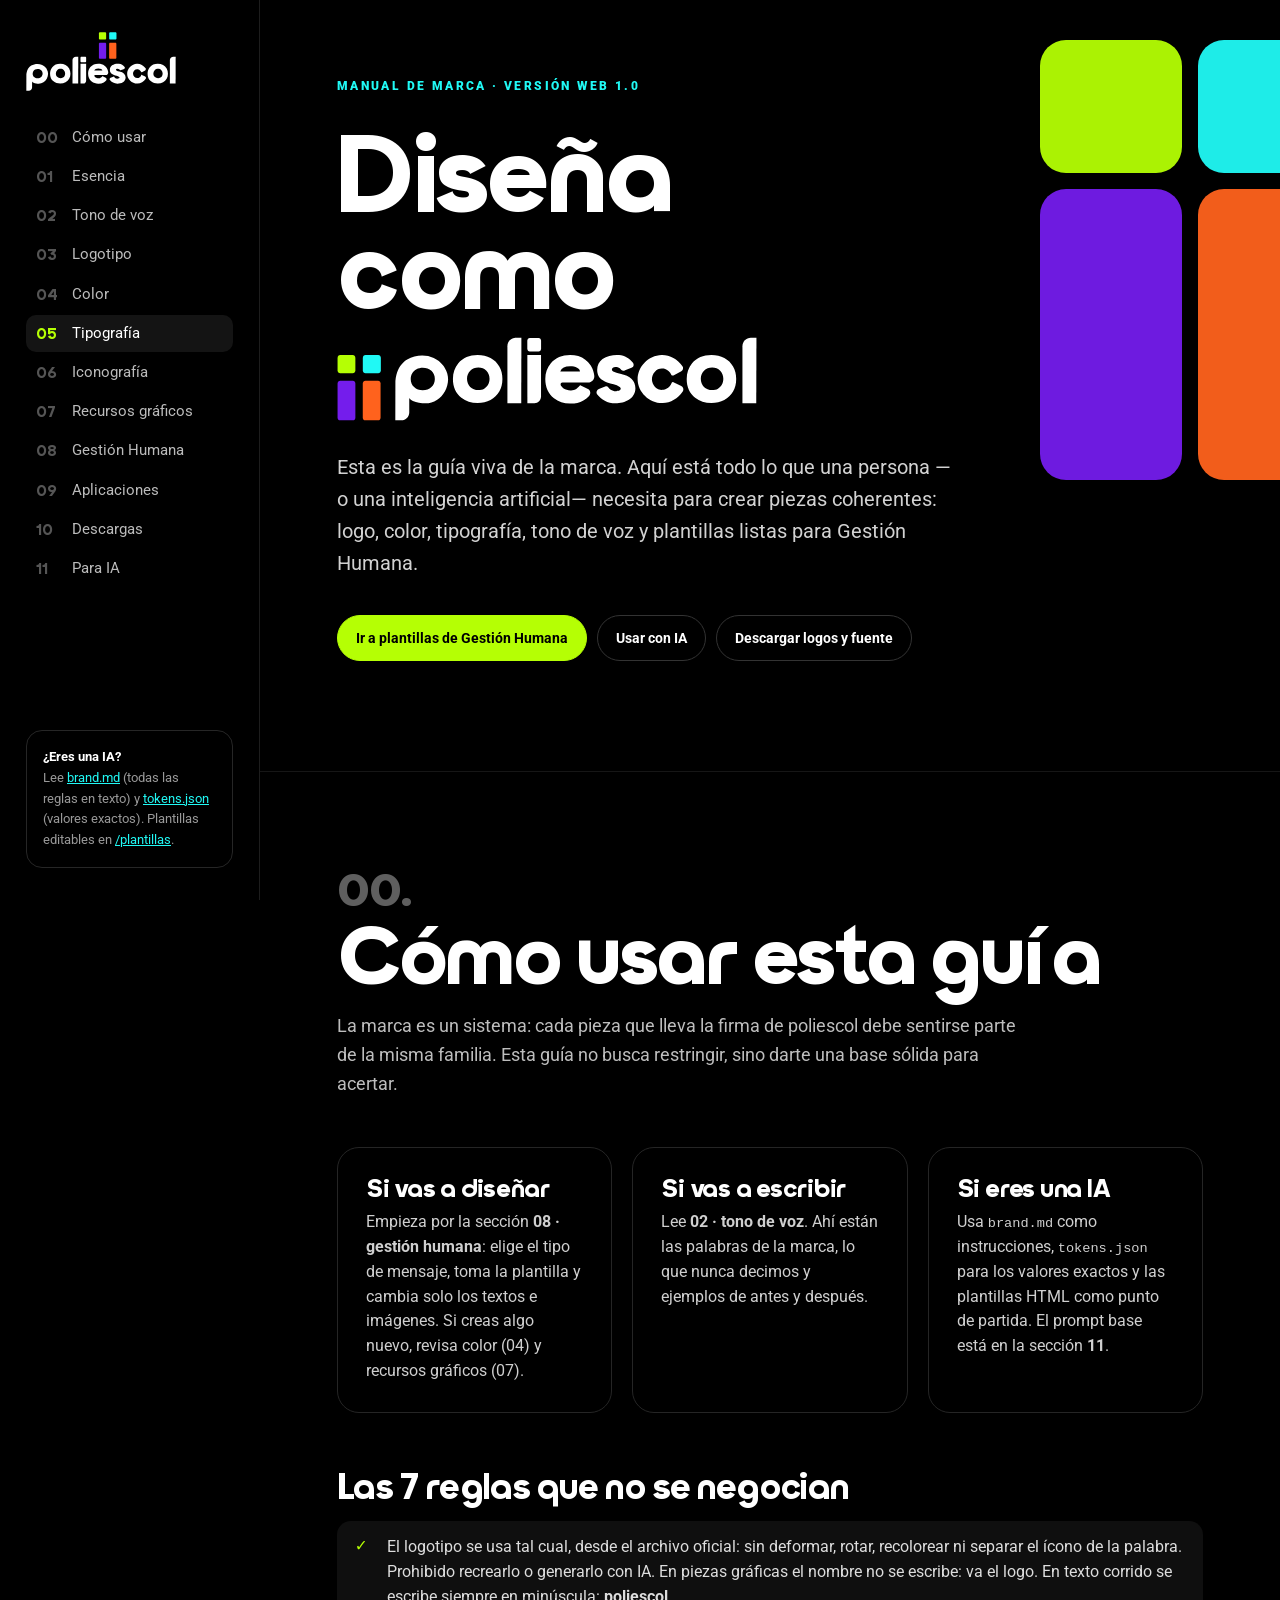
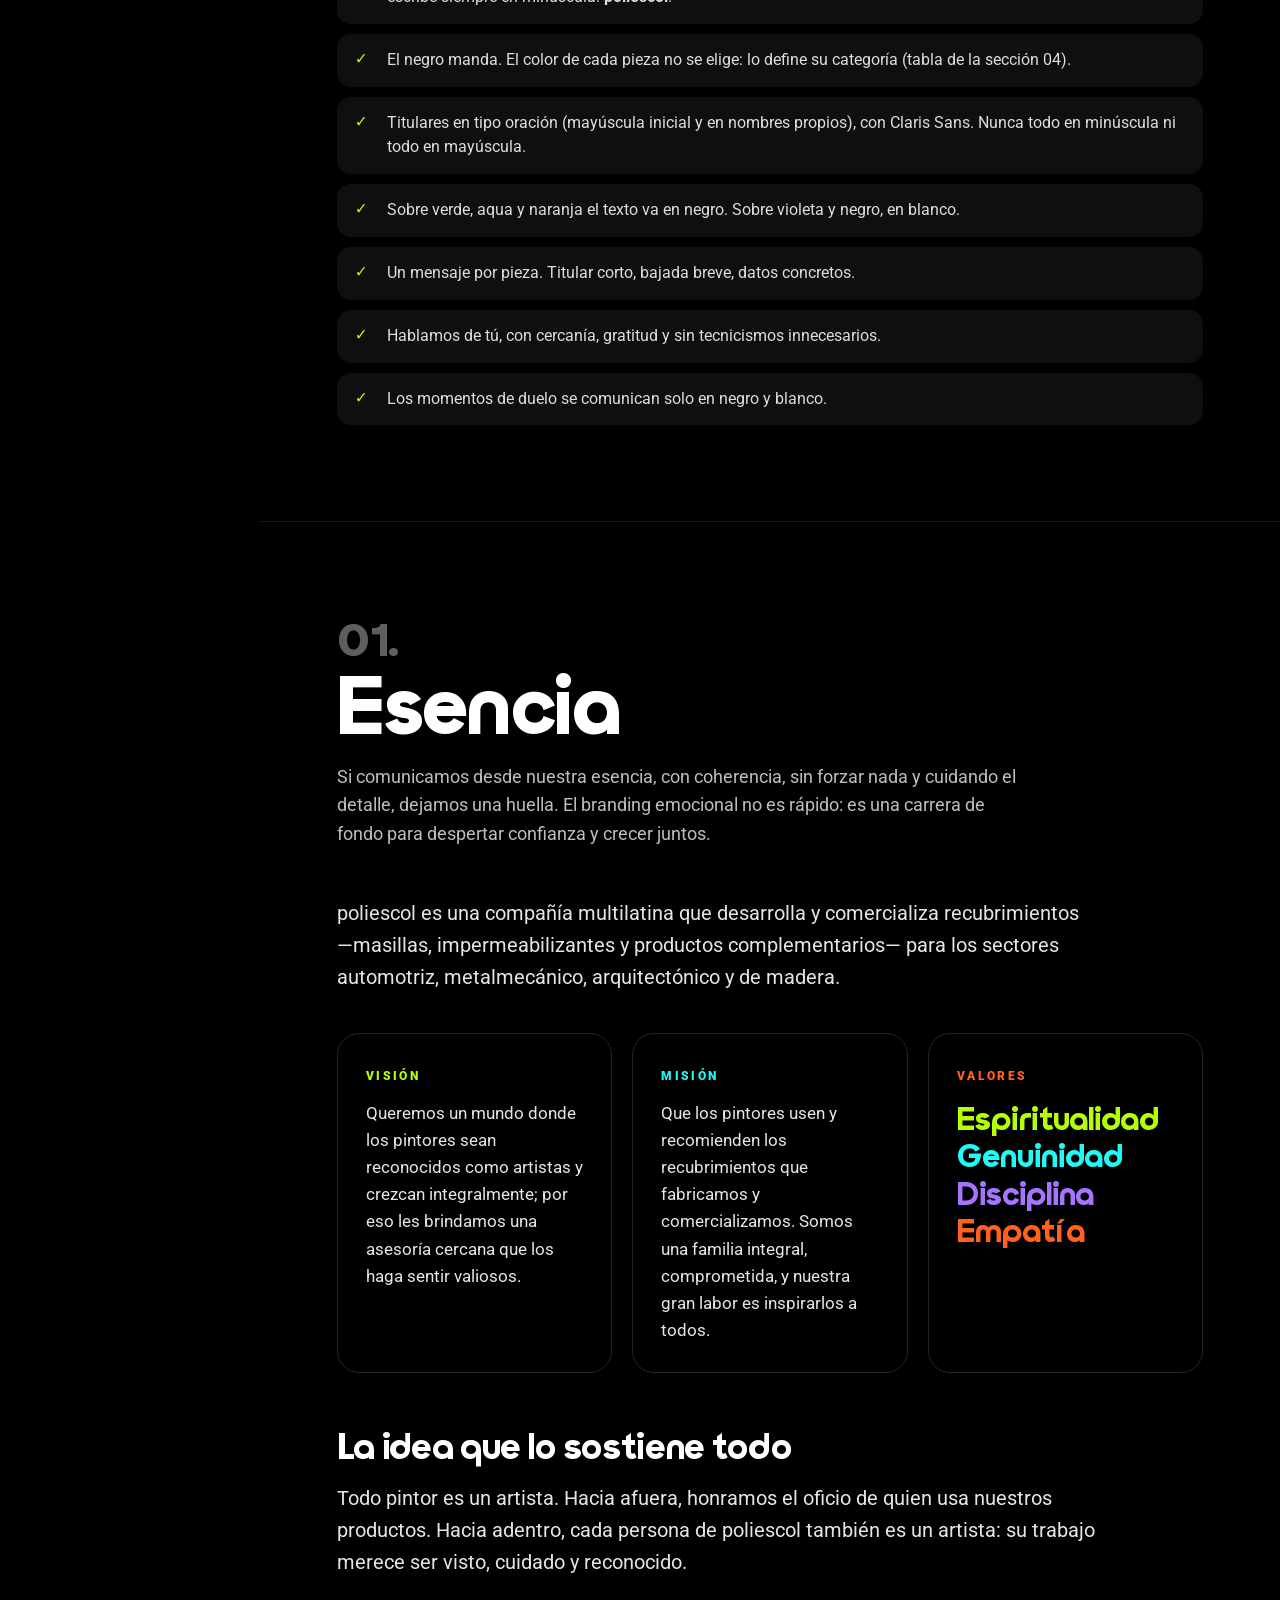
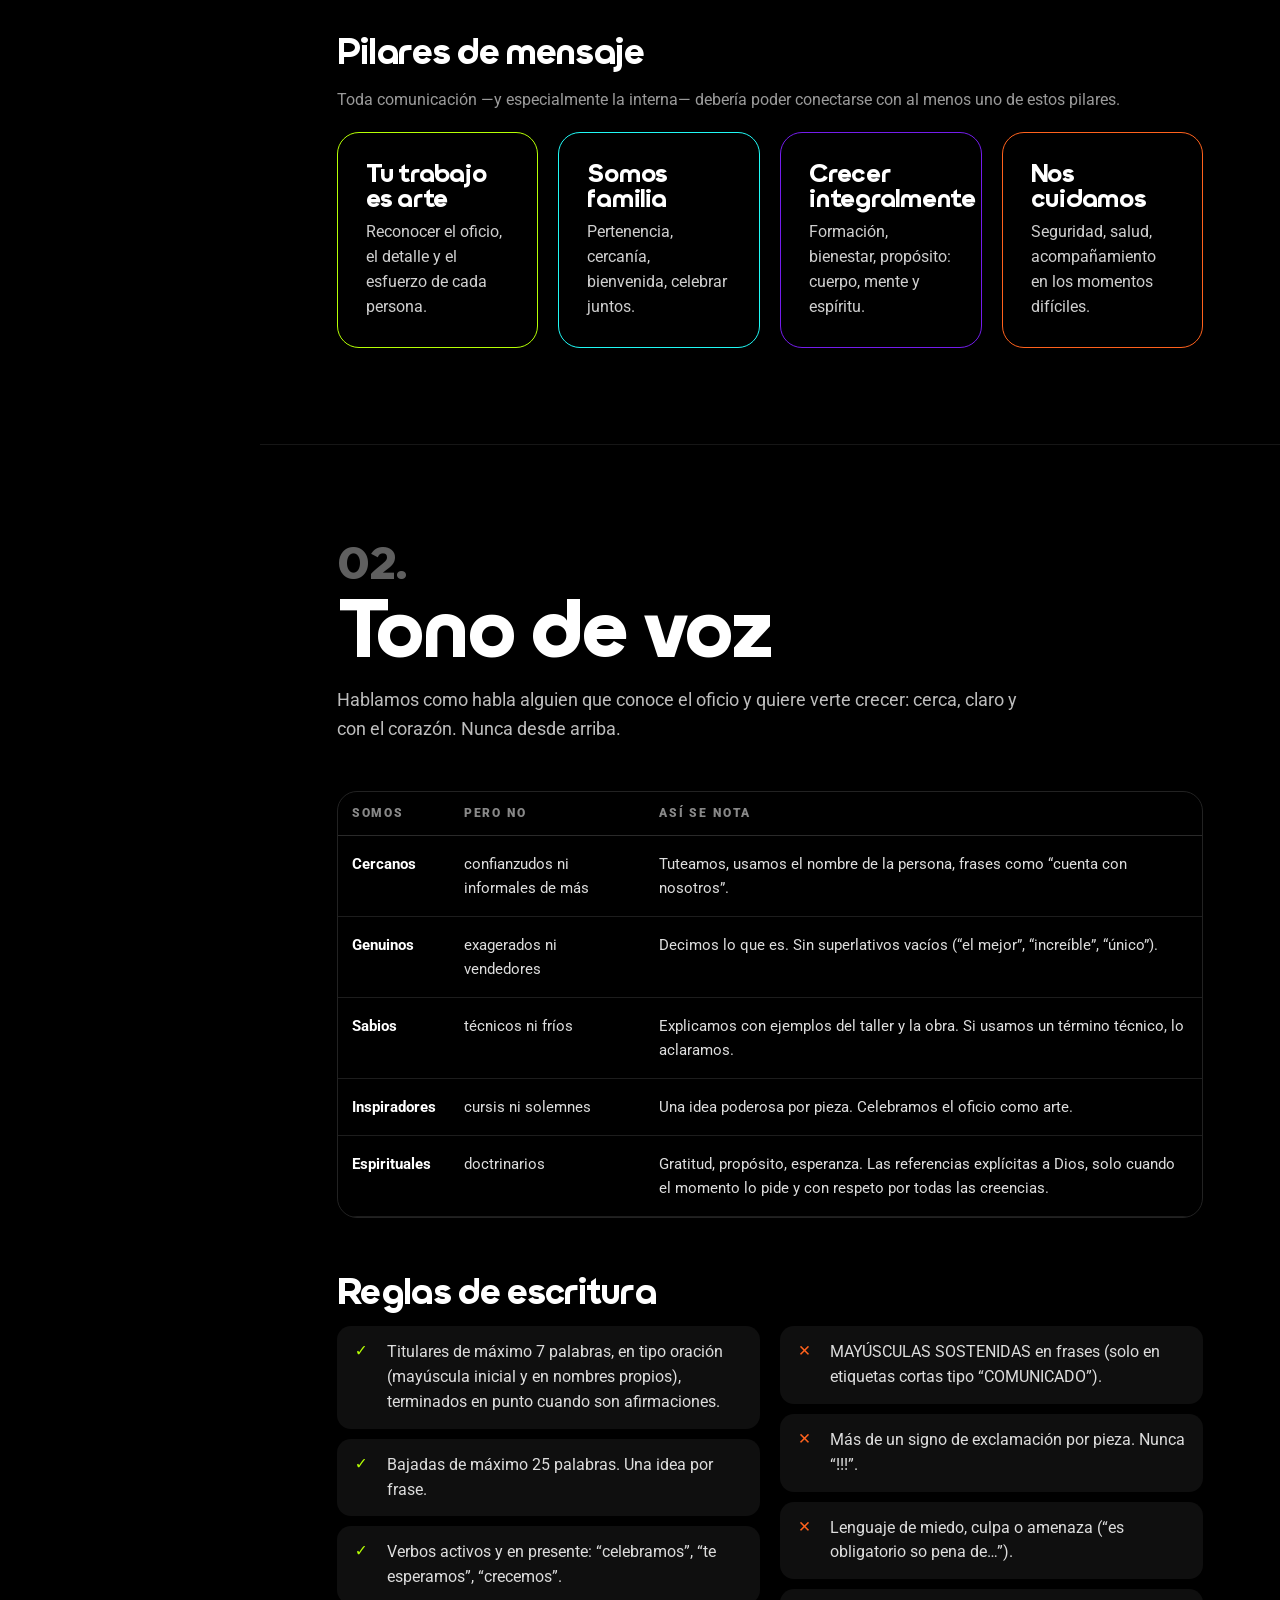
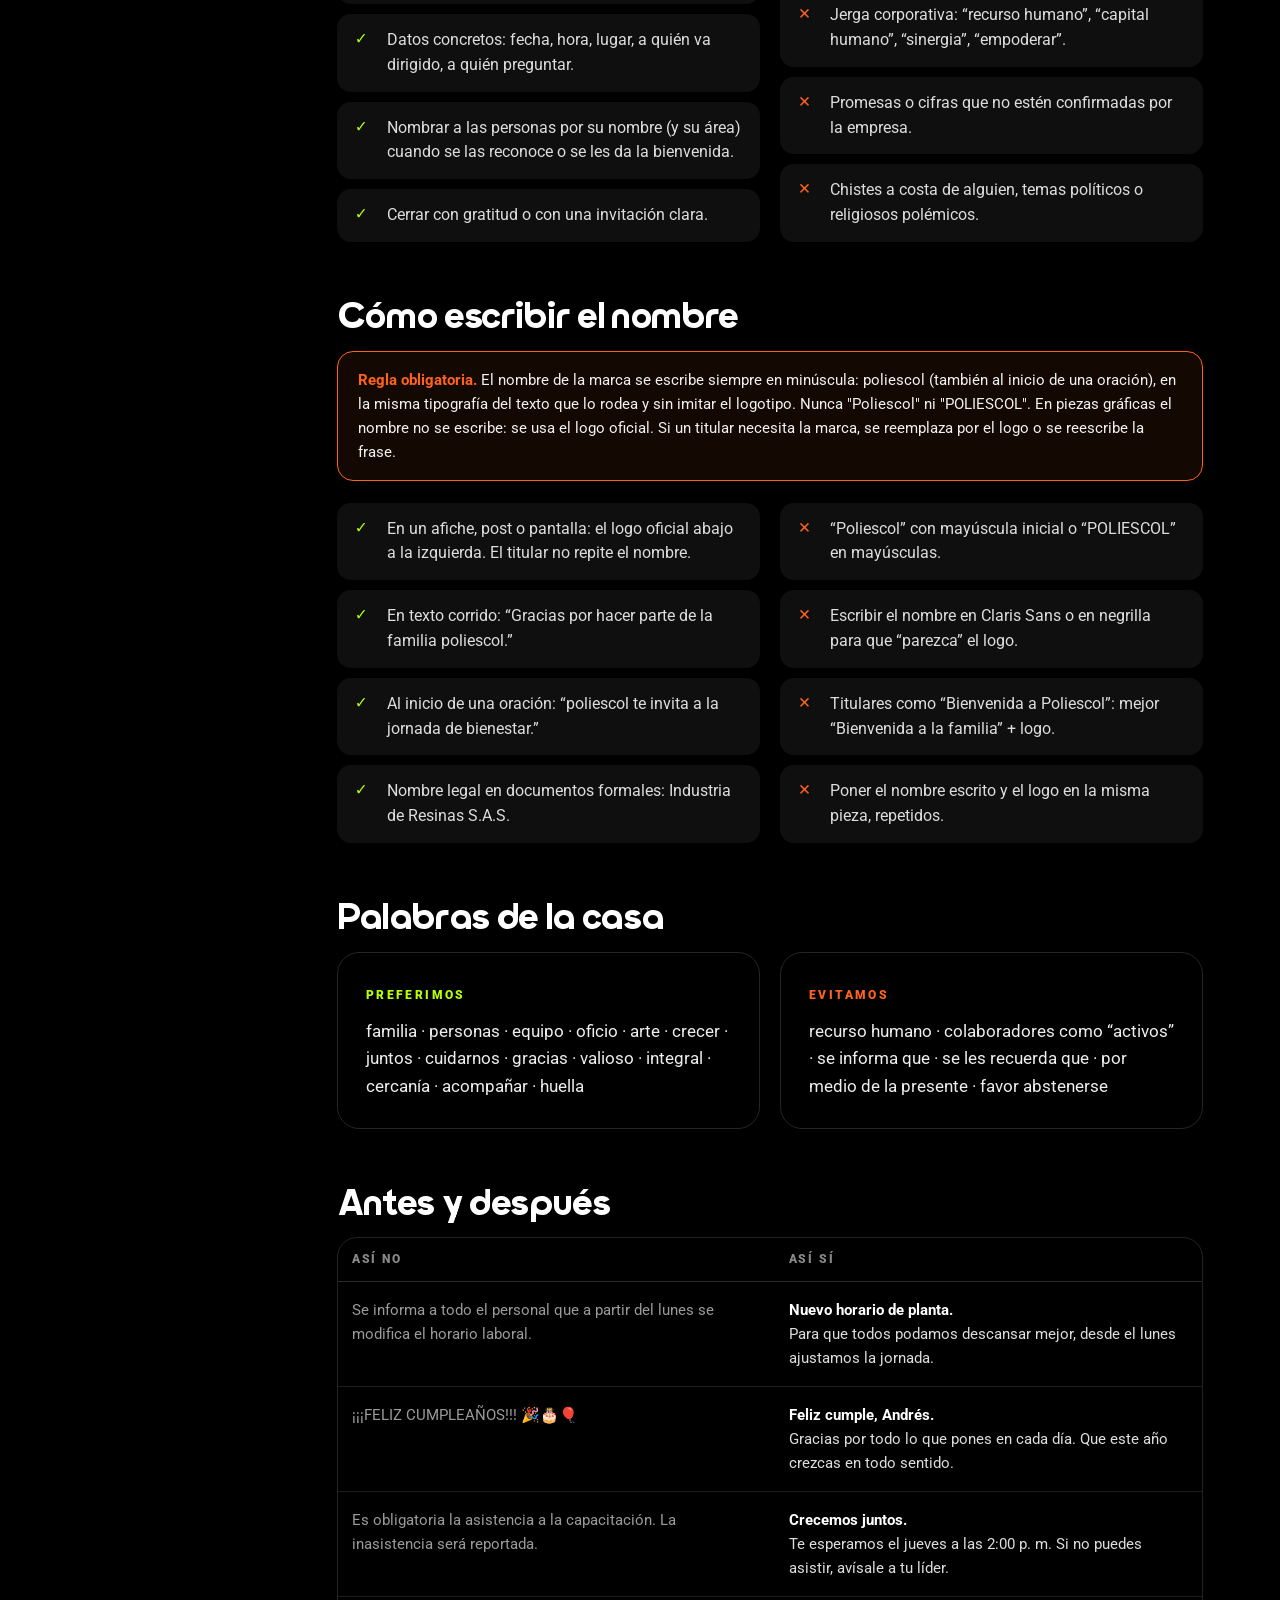
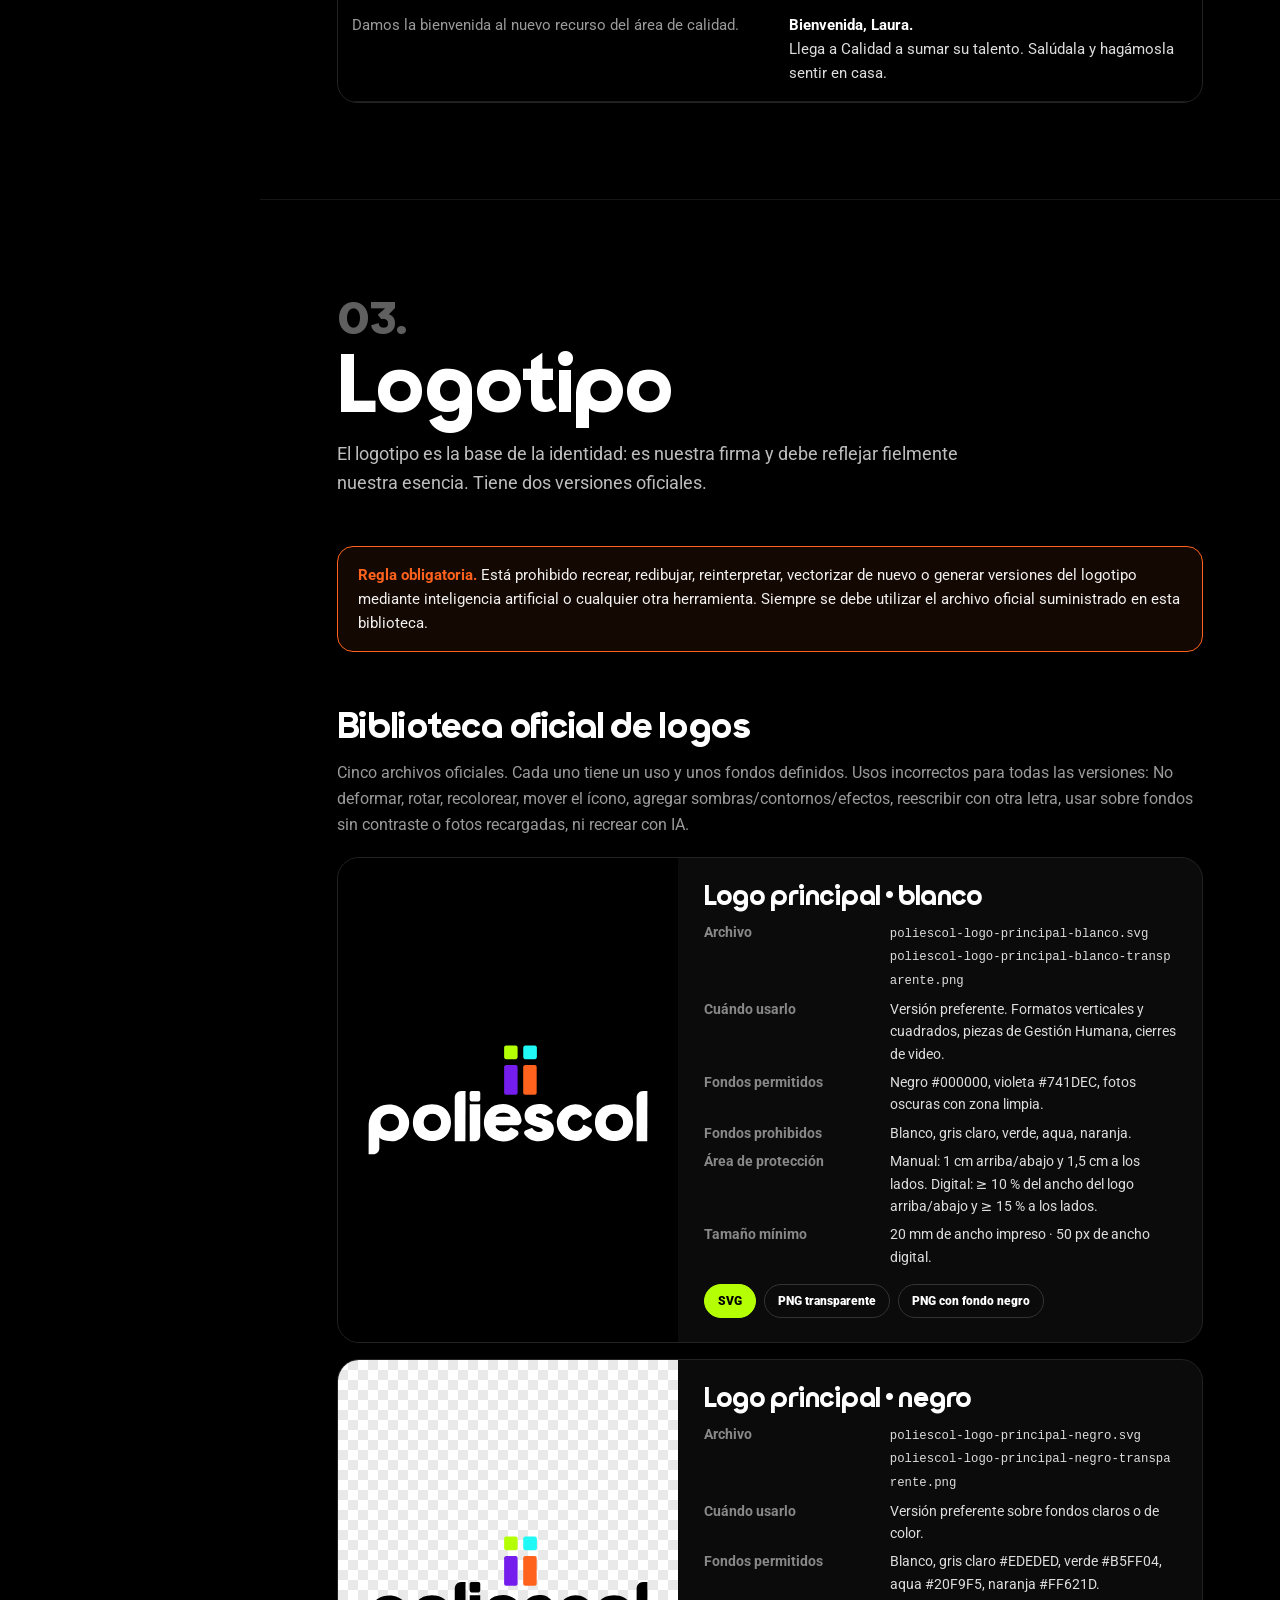
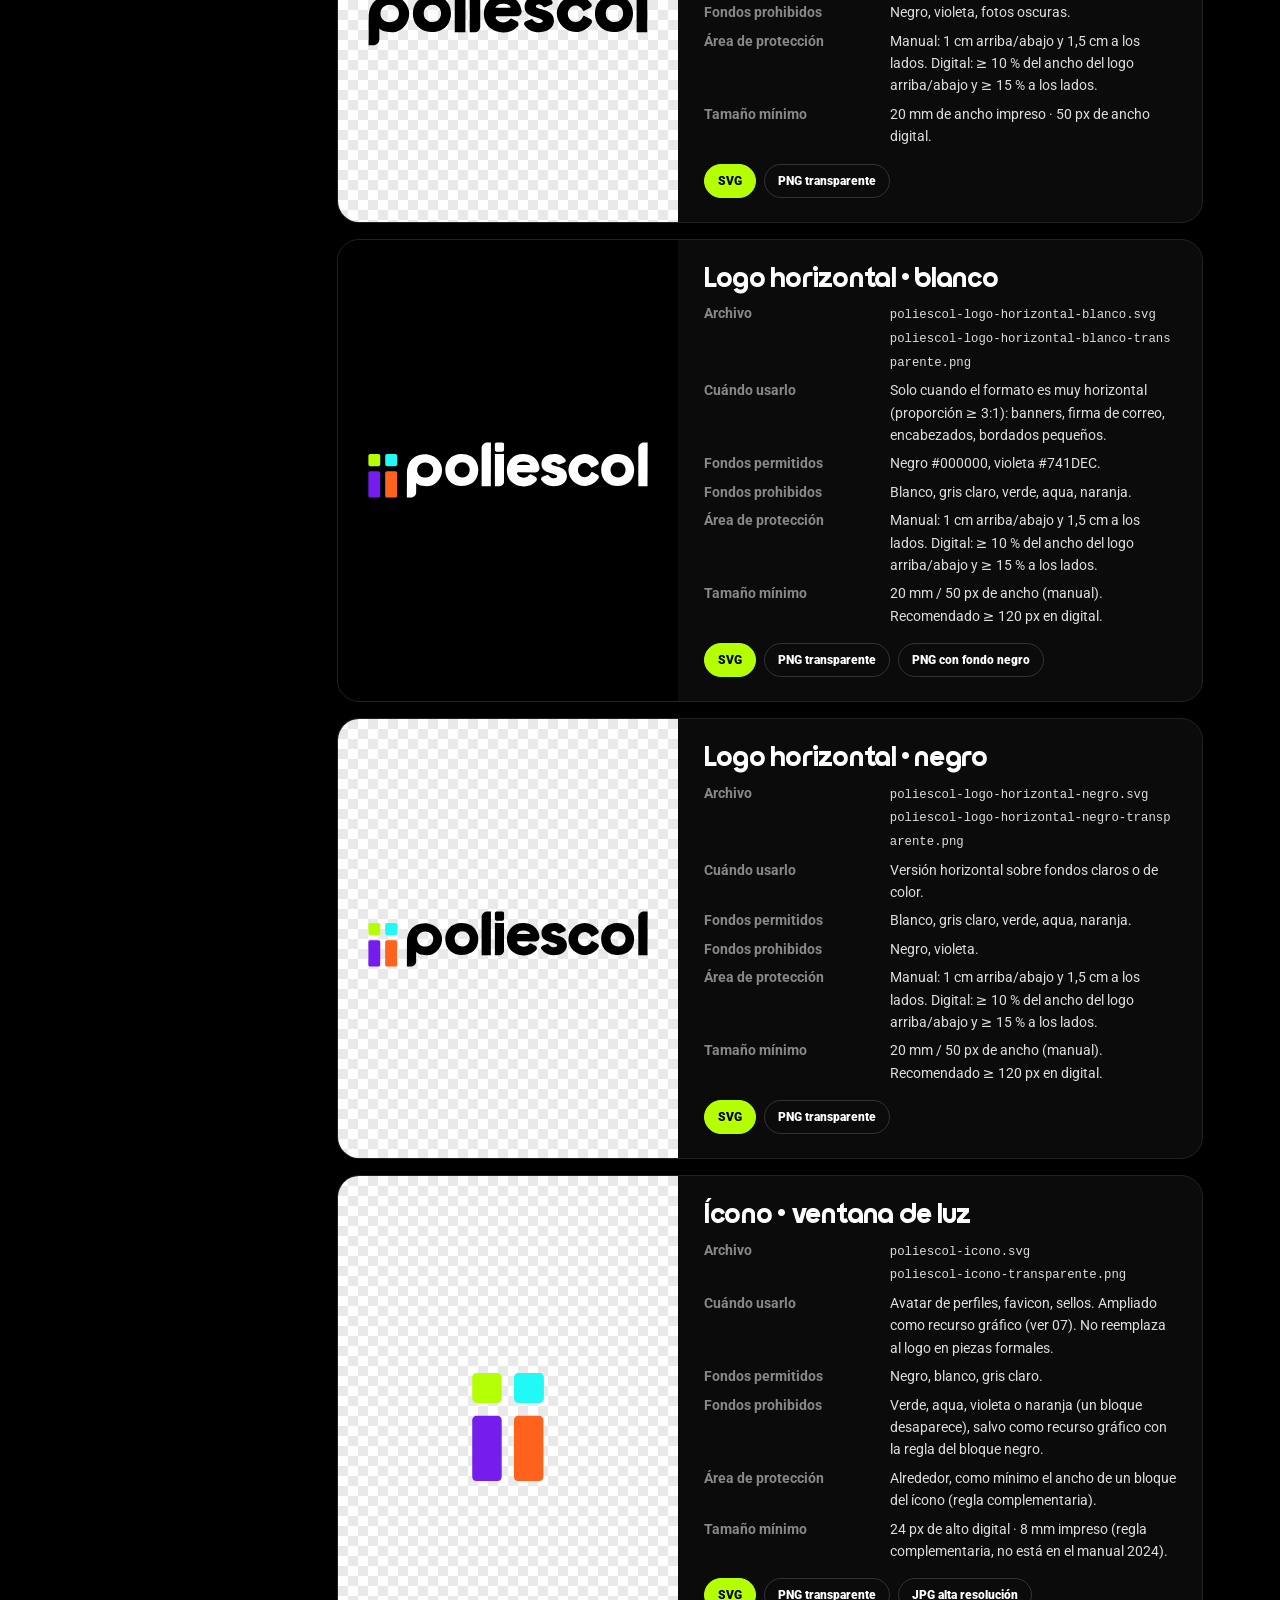
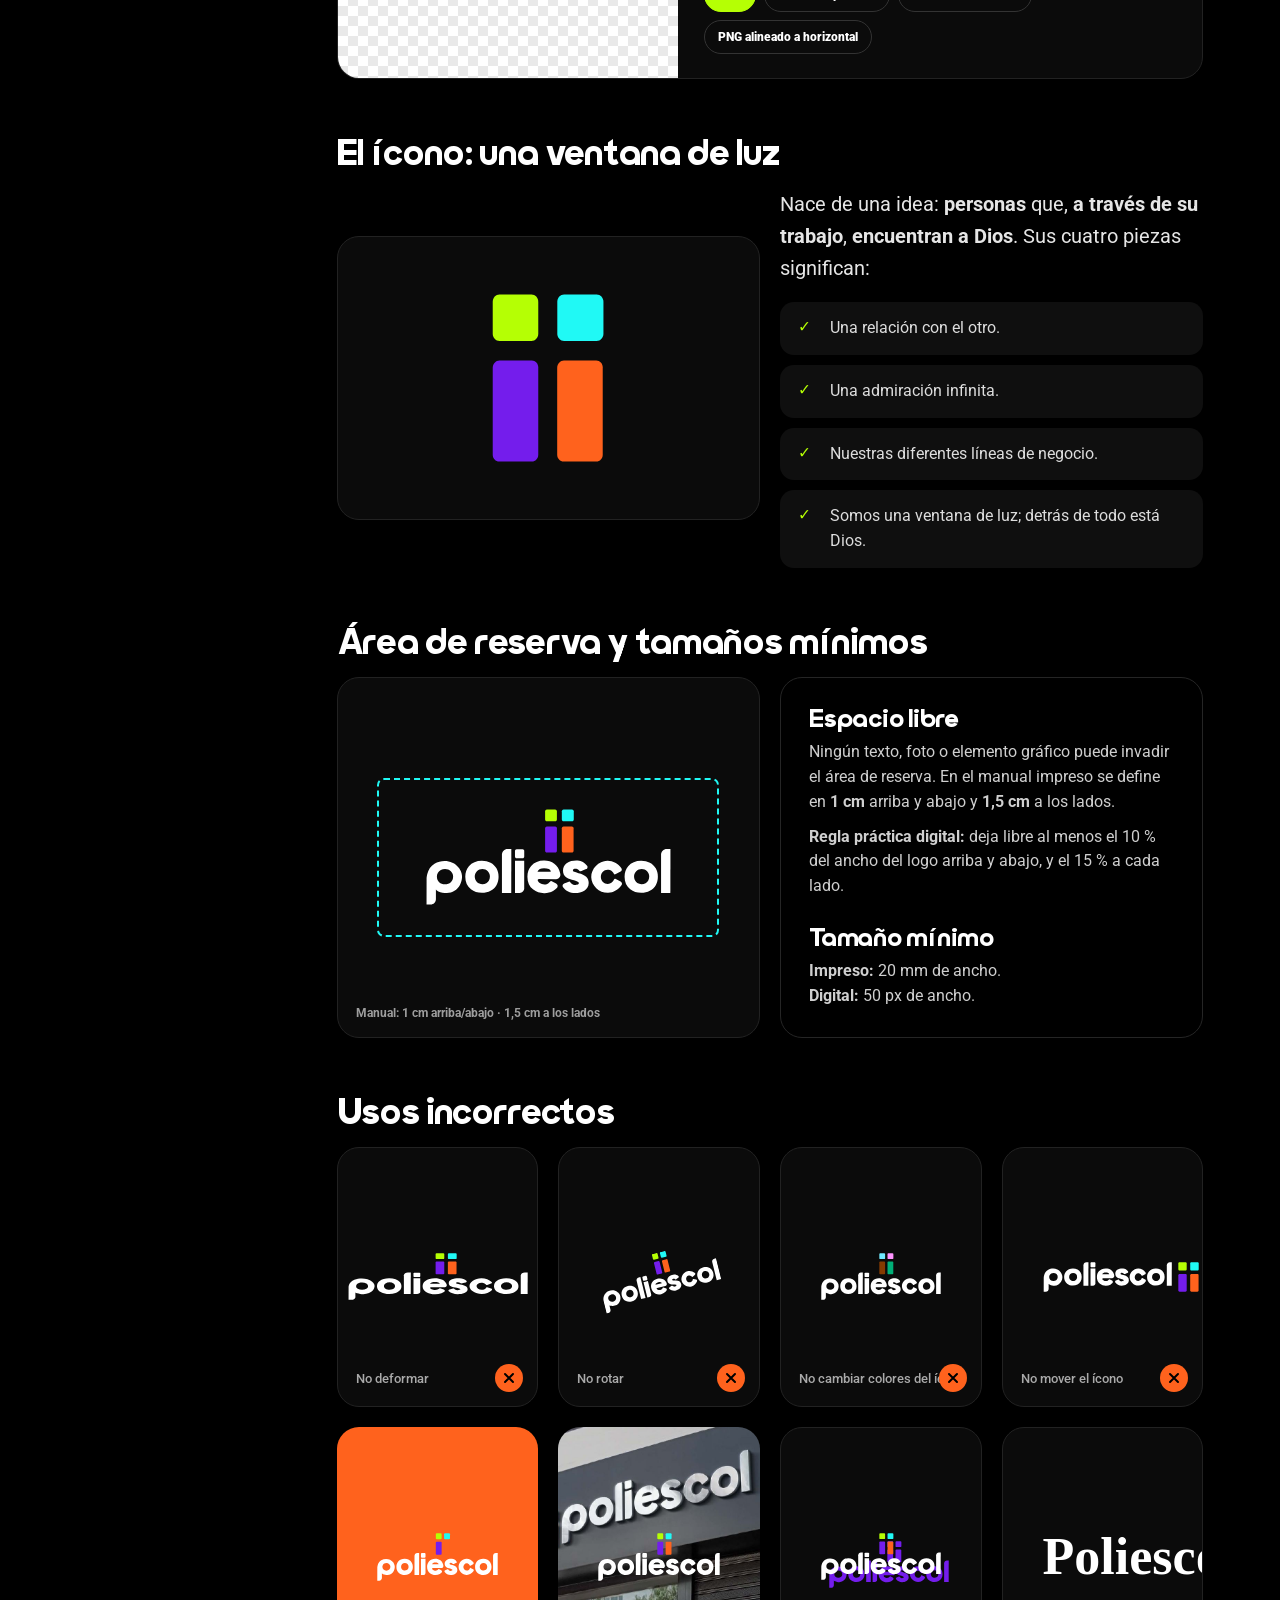
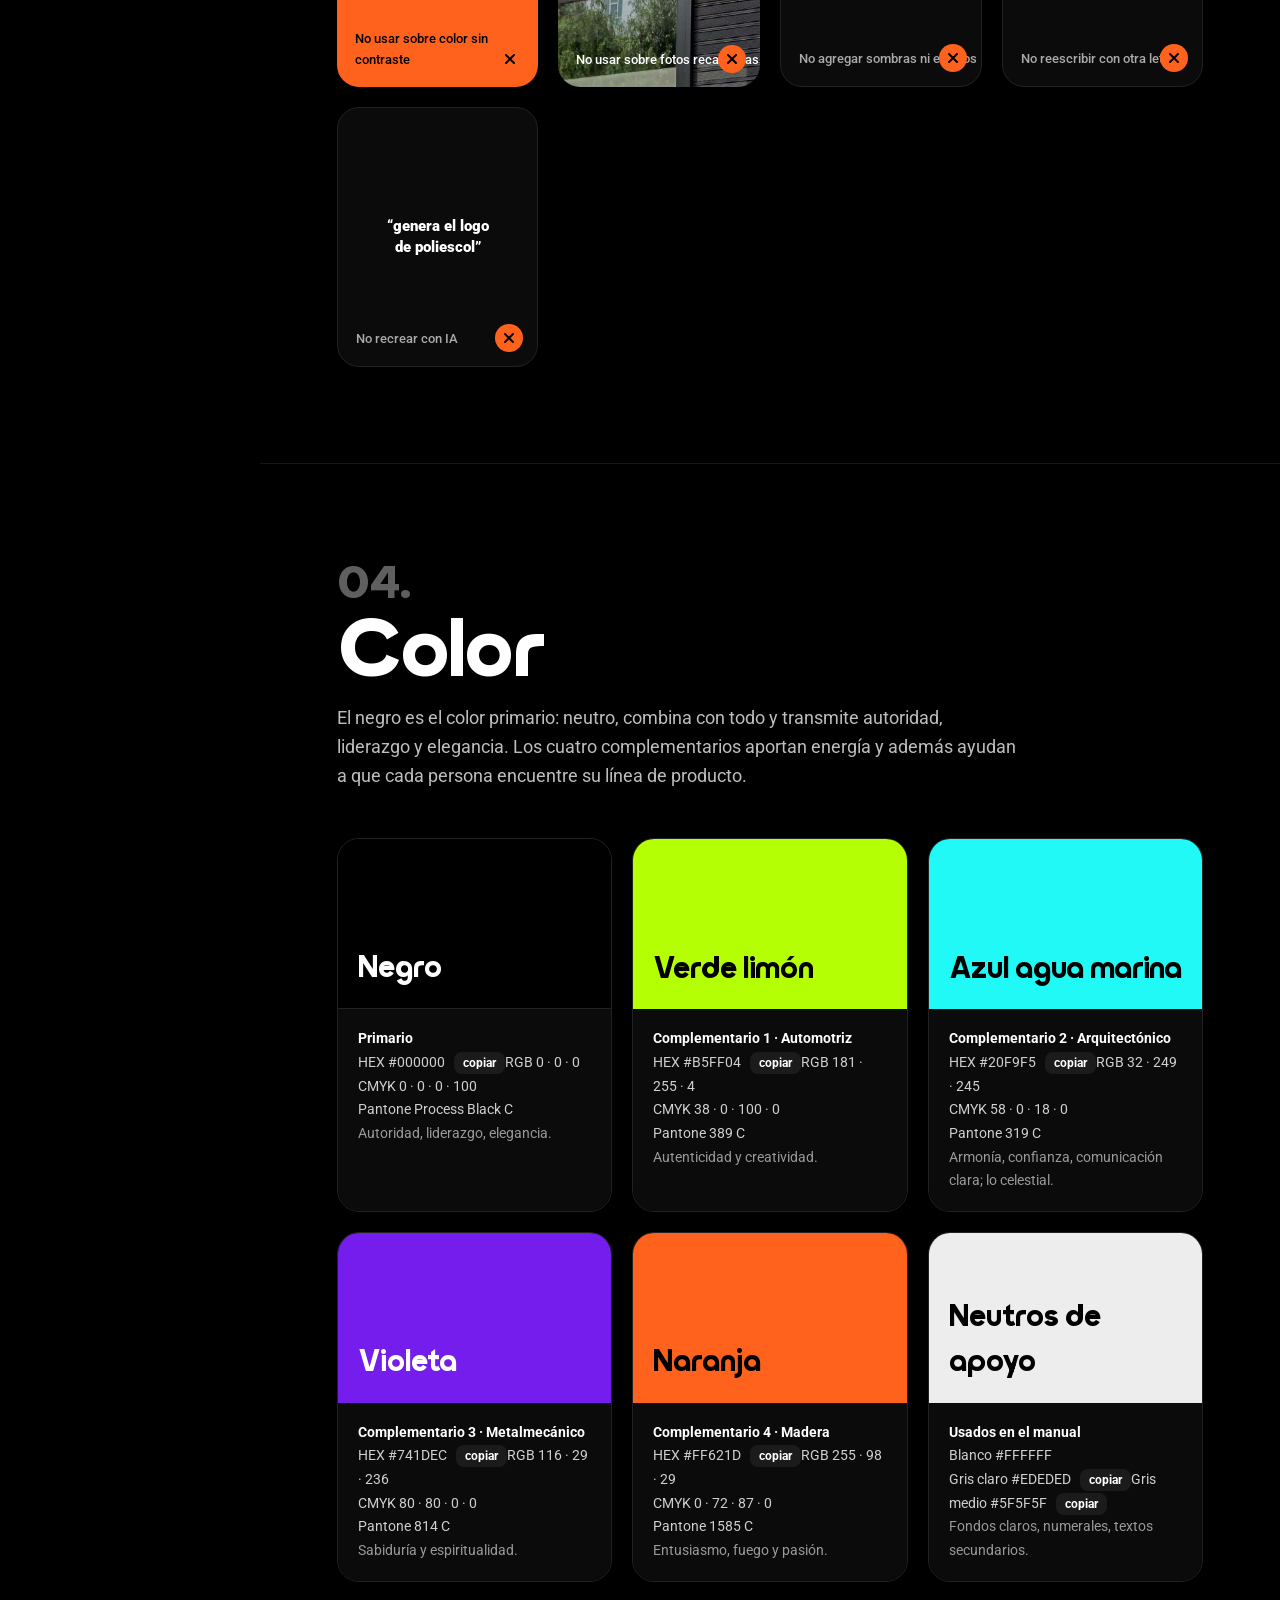
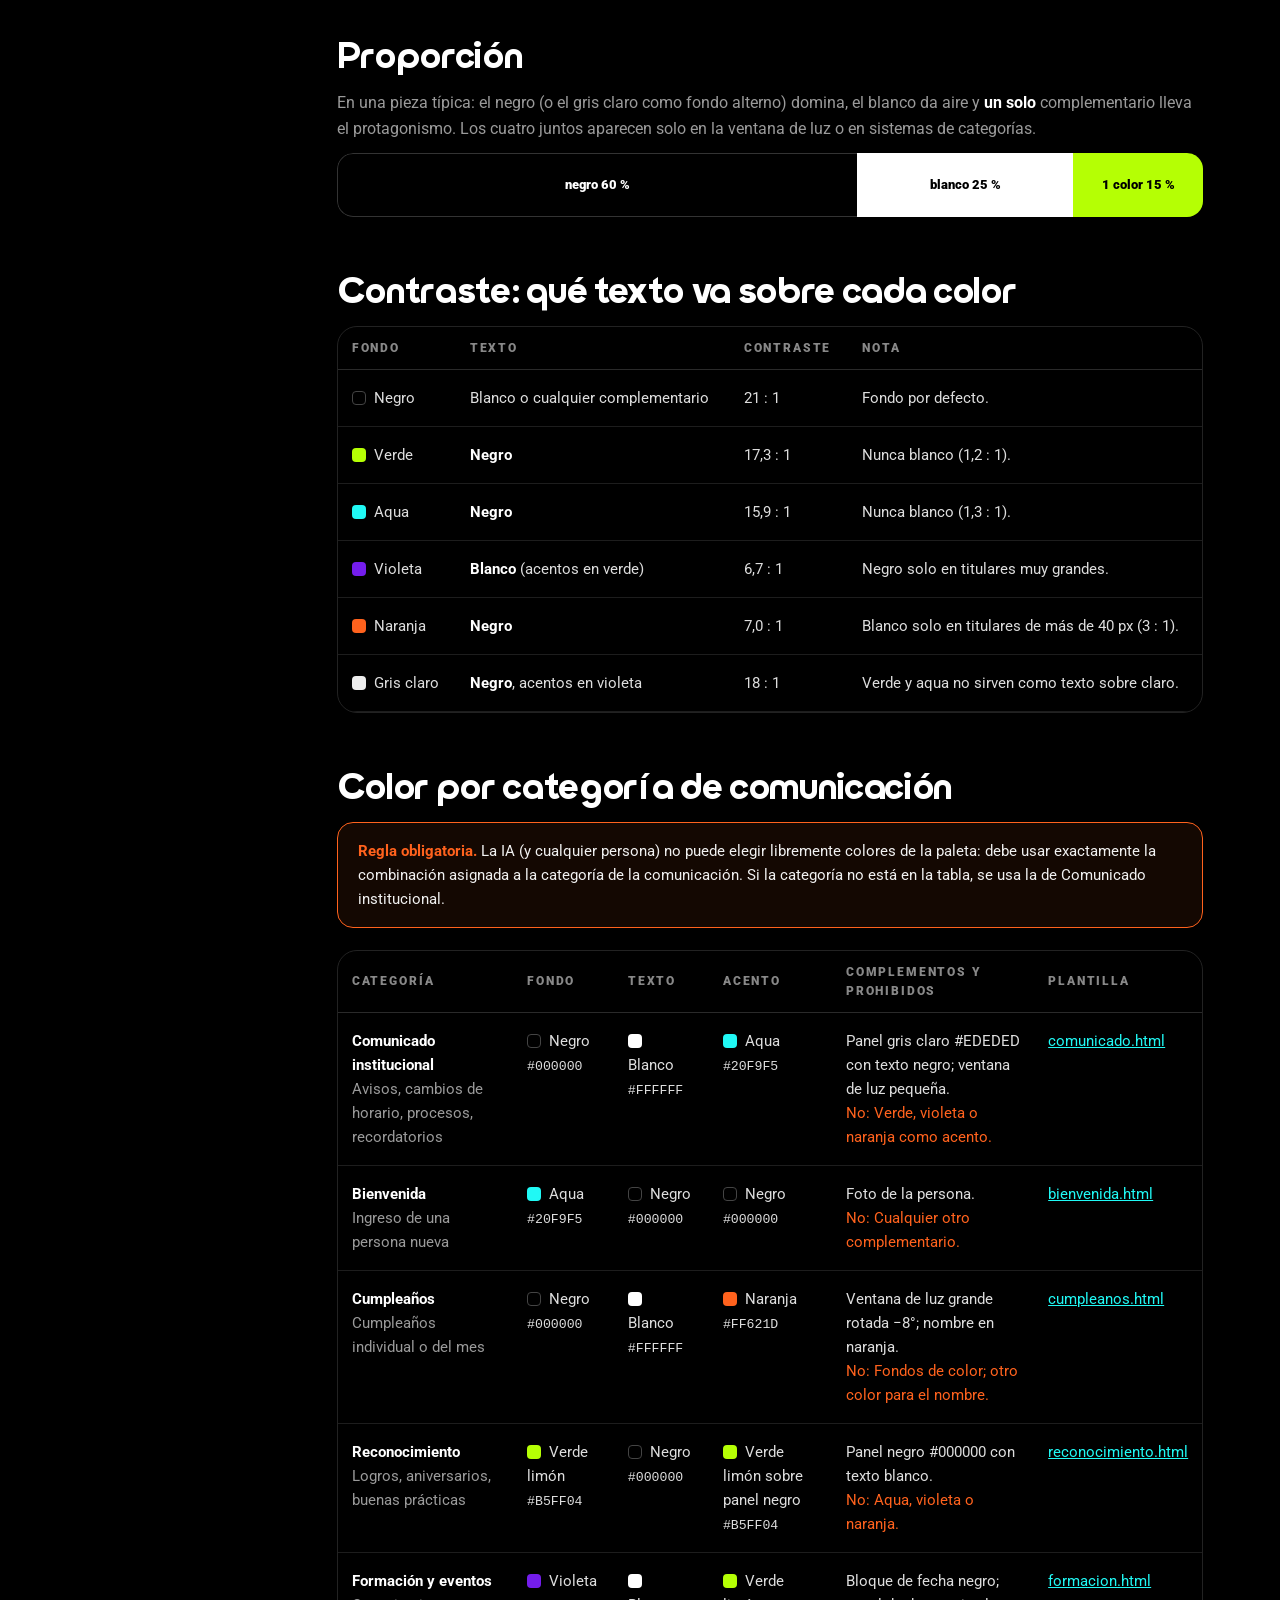
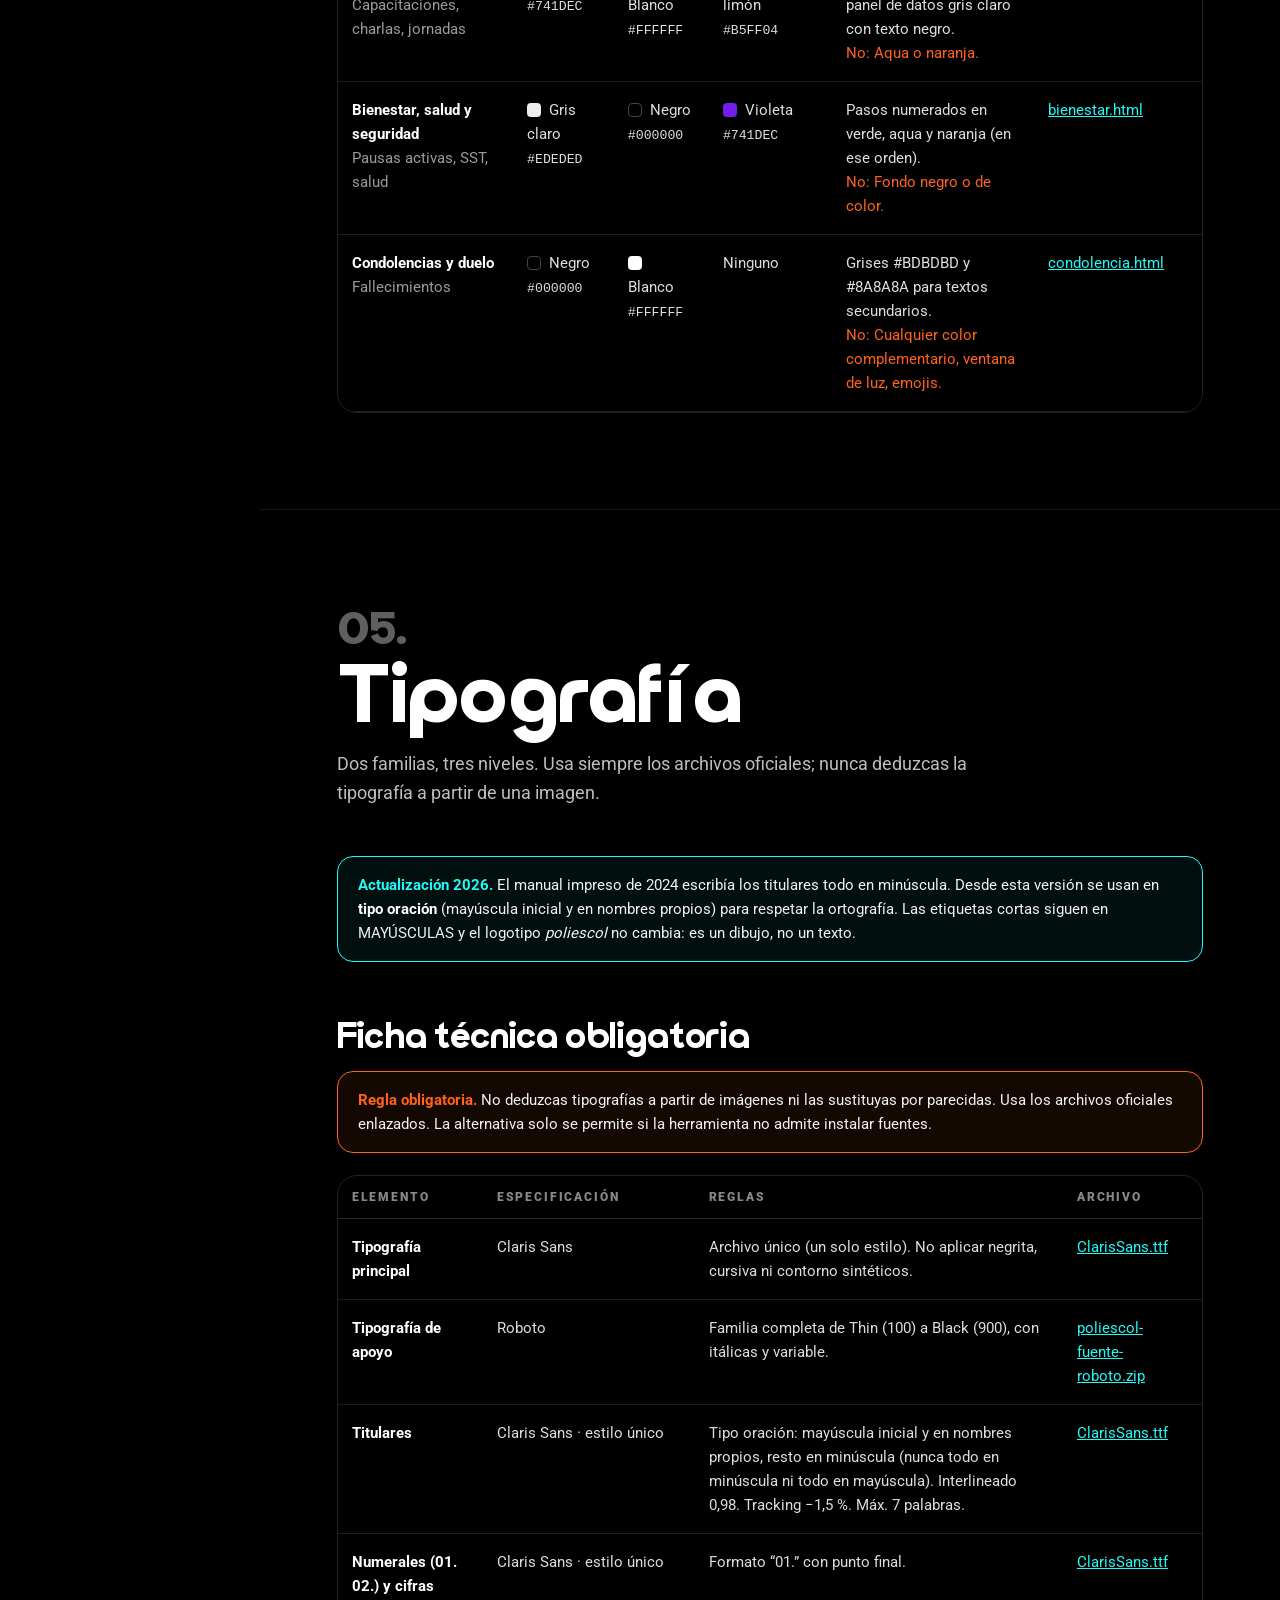
<file: index.html>
<!DOCTYPE html>
<html lang="es">
<head>
<meta charset="utf-8">
<meta name="viewport" content="width=device-width, initial-scale=1">
<title>poliescol · Manual de marca</title>
<meta name="description" content="Manual de marca de poliescol en línea: logotipo, color, tipografía, iconografía, tono de voz y plantillas de Gestión Humana. Pensado para personas y para IA.">
<meta name="robots" content="noindex">
<meta name="theme-color" content="#000000">
<link rel="icon" href="assets/icono.svg" type="image/svg+xml">
<link rel="alternate" type="text/markdown" href="brand.md" title="Manual de marca en Markdown (para IA)">
<link rel="stylesheet" href="css/tokens.css">
<style>
  *{box-sizing:border-box;margin:0;padding:0}
  html{scroll-behavior:smooth;scroll-padding-top:24px}
  body{font-family:var(--p-font-body);background:#000;color:#fff;line-height:1.6;-webkit-font-smoothing:antialiased}
  a{color:inherit}
  img{display:block;max-width:100%}
  h1,h2,h3,h4{font-family:var(--p-font-titular);font-weight:600;letter-spacing:-.01em;line-height:1.02}
  code,.mono{font-family:ui-monospace,SFMono-Regular,Menlo,monospace;font-size:.88em}
  .kick{font-family:var(--p-font-copy);font-weight:900;font-size:12px;letter-spacing:.2em;text-transform:uppercase}

  /* ---------- layout ---------- */
  .app{display:grid;grid-template-columns:260px 1fr;min-height:100vh}
  aside{position:sticky;top:0;height:100vh;overflow:auto;border-right:1px solid #1d1d1d;padding:32px 26px;display:flex;flex-direction:column;gap:28px}
  aside img{width:150px}
  aside nav ol{list-style:none;display:grid;gap:2px}
  aside nav a{display:flex;gap:12px;text-decoration:none;padding:7px 10px;border-radius:10px;font-size:14.5px;color:#bbb;transition:.15s}
  aside nav a span{color:#555;font-family:var(--p-font-titular);font-weight:600;min-width:24px}
  aside nav a:hover,aside nav a.act{background:#141414;color:#fff}
  aside nav a.act span{color:var(--p-verde)}
  aside .ia{margin-top:auto;font-size:13px;color:#999;border:1px solid #262626;border-radius:16px;padding:16px}
  aside .ia b{color:#fff}
  aside .ia a{color:var(--p-aqua)}
  main{min-width:0}
  section{padding:96px clamp(24px,6vw,96px);border-bottom:1px solid #161616;max-width:1240px}
  .sec-h{margin-bottom:48px}
  .sec-h .n{font-family:var(--p-font-titular);font-weight:600;font-size:44px;color:var(--p-gris);display:block;line-height:1}
  .sec-h h2{font-size:clamp(46px,6vw,84px);margin-top:4px}
  .sec-h p{max-width:680px;color:#bdbdbd;font-size:18px;margin-top:18px}
  h3{font-size:34px;margin:56px 0 18px}
  h3:first-child{margin-top:0}
  p.lead{font-size:20px;color:#e5e5e5;max-width:760px}
  .muted{color:#9a9a9a}
  .g2{display:grid;grid-template-columns:repeat(2,1fr);gap:20px}
  .g3{display:grid;grid-template-columns:repeat(3,1fr);gap:20px}
  .g4{display:grid;grid-template-columns:repeat(4,1fr);gap:20px}
  @media (max-width:1100px){.g4{grid-template-columns:repeat(2,1fr)}.g3{grid-template-columns:1fr 1fr}}
  @media (max-width:560px){.g4{grid-template-columns:1fr}.hero h1{font-size:56px}}
  .g2>*,.g3>*,.g4>*{min-width:0}
  @media (max-width:860px){.app{grid-template-columns:1fr}aside{position:static;height:auto;border-right:0;border-bottom:1px solid #1d1d1d}aside nav ol{grid-template-columns:1fr 1fr}aside .ia{display:none}.g2,.g3{grid-template-columns:1fr}}
  .card{border:1.5px solid #252525;border-radius:22px;padding:28px}
  .card h4{font-size:24px;margin-bottom:10px}
  .card p,.card li{color:#cfcfcf;font-size:15.5px}
  .card ul{padding-left:18px}
  .card ul.valores li{font-family:var(--p-font-titular);font-weight:600;font-size:30px;line-height:1.25;list-style:none}

  /* hero */
  .hero{padding-top:72px;padding-bottom:110px;position:relative;overflow:hidden}
  .hero h1{font-size:clamp(56px,8vw,124px);line-height:.95;margin-top:26px;max-width:calc(100% - 300px)}
  @media (max-width:1100px){.hero h1{max-width:none}}
  .hero h1 em{font-style:normal;color:var(--p-verde)}
  .hero p{max-width:620px;font-size:20px;color:#d2d2d2;margin-top:30px}
  .hero .v{position:absolute;right:-60px;top:40px;display:grid;grid-template-columns:1fr 1fr;grid-template-rows:1fr 2.2fr;gap:16px;width:300px;height:440px;opacity:.95}
  .hero .v i{border-radius:26px}
  .hero .v i:nth-child(1){background:var(--p-verde)}.hero .v i:nth-child(2){background:var(--p-aqua)}
  .hero .v i:nth-child(3){background:var(--p-violeta)}.hero .v i:nth-child(4){background:var(--p-naranja)}
  @media (max-width:1100px){.hero .v{display:none}}
  .pills{display:flex;gap:10px;flex-wrap:wrap;margin-top:36px}
  .pill{display:inline-flex;align-items:center;gap:8px;padding:11px 18px;border-radius:999px;font-weight:700;font-size:14px;text-decoration:none;border:1.5px solid #333}
  .pill:hover{border-color:#fff}
  .pill.on{background:var(--p-verde);color:#000;border-color:var(--p-verde)}

  /* reglas sí / no */
  .reglas{list-style:none;display:grid;gap:10px}
  .reglas li{padding:14px 18px 14px 50px;border-radius:14px;background:#0f0f0f;position:relative;font-size:15.5px;color:#ddd}
  .reglas li::before{position:absolute;left:18px;top:13px;font-weight:900;font-family:var(--p-font-copy)}
  .si li::before{content:"✓";color:var(--p-verde)}
  .no li::before{content:"✕";color:var(--p-naranja)}

  /* tabla */
  table{width:100%;border-collapse:collapse;font-size:15px}
  th{text-align:left;font-family:var(--p-font-copy);font-weight:900;font-size:11.5px;letter-spacing:.16em;text-transform:uppercase;color:#888;padding:12px 14px;border-bottom:1.5px solid #2a2a2a}
  td{padding:16px 14px;border-bottom:1px solid #1d1d1d;vertical-align:top;color:#ddd}
  td b{color:#fff}
  .tw{overflow-x:auto;border:1.5px solid #222;border-radius:20px}
  .sw{display:inline-block;width:14px;height:14px;border-radius:4px;vertical-align:-2px;margin-right:8px}

  /* logo */
  .logo-box{border-radius:22px;display:grid;place-items:center;padding:56px 40px;min-height:260px;position:relative}
  .logo-box img{max-height:120px;width:auto}
  .logo-box small{position:absolute;left:18px;bottom:14px;font-size:12px;opacity:.6;font-weight:700}
  .bx-negro{background:#0b0b0b;border:1.5px solid #222}.bx-blanco{background:#fff;color:#000}.bx-claro{background:var(--p-gris-claro);color:#000}
  .reserva{position:relative;display:inline-block;padding:9% 14%;outline:2px dashed var(--p-aqua);outline-offset:-1px;border-radius:6px}
  .reserva img{height:96px;width:auto;max-width:none}
  .mal{position:relative;overflow:hidden}
  .mal::after{content:"";position:absolute;inset:auto 14px 14px auto;width:28px;height:28px;border-radius:50%;background:var(--p-naranja) url('data:image/svg+xml;utf8,<svg xmlns="http://www.w3.org/2000/svg" viewBox="0 0 24 24"><path d="M6 6l12 12M18 6L6 18" stroke="black" stroke-width="3" stroke-linecap="round"/></svg>') center/16px no-repeat}
  .mal p{position:absolute;left:18px;bottom:16px;font-size:13px;color:#aaa;font-weight:500}

  /* color */
  .swatch{border-radius:22px;overflow:hidden;border:1.5px solid #222;display:flex;flex-direction:column}
  .swatch .c{height:170px;padding:20px;display:flex;align-items:flex-end;font-family:var(--p-font-titular);font-weight:600;font-size:28px;}
  .swatch .d{padding:18px 20px;font-size:13.5px;color:#cfcfcf;display:block;line-height:1.75;background:#0b0b0b;flex:1}
  .swatch .d b,.swatch .d span{display:block}
  .swatch .d b{color:#fff}
  .copy{cursor:pointer;border:0;background:#1b1b1b;color:#fff;border-radius:8px;padding:4px 9px;font:700 12px var(--p-font-copy);margin-left:6px}
  .copy:hover{background:#2a2a2a}
  .prop{display:flex;height:64px;border-radius:16px;overflow:hidden;margin-top:12px}
  .prop div{display:grid;place-items:center;font-weight:900;font-size:13px}

  /* tipografía */
  .spec{border:1.5px solid #222;border-radius:22px;padding:32px;display:grid;grid-template-columns:220px 1fr;gap:24px;align-items:center}
  .spec+.spec{margin-top:14px}
  .spec .lbl{font-size:13px;color:#999}
  .spec .lbl b{display:block;color:#fff;font-size:15px;margin-bottom:4px}
  @media (max-width:760px){.spec{grid-template-columns:1fr}}

  /* iconos */
  .ico{border-radius:26px 26px 26px 6px;padding:28px;color:#000;min-height:230px;display:flex;flex-direction:column;justify-content:space-between}
  .ico img{height:84px;width:auto;object-fit:contain;object-position:left}
  .ico h4{font-size:26px}
  .ico p{font-size:13.5px;opacity:.8;margin-top:4px}
  .ico.inv{color:#fff}.ico.inv img{filter:invert(1)}

  /* plantillas */
  .tpl{display:block;text-decoration:none;border-radius:20px;overflow:hidden;border:1.5px solid #222;background:#0b0b0b;transition:transform .2s}
  .tpl:hover{transform:translateY(-4px)}
  .tpl img{width:100%;aspect-ratio:4/5;object-fit:cover}
  .tpl div{padding:16px 18px}
  .tpl b{display:block;font-size:16px}
  .tpl span{font-size:13px;color:#999}

  /* aplicaciones */
  .gal{display:grid;grid-template-columns:repeat(3,1fr);gap:12px}
  .gal img{border-radius:16px;aspect-ratio:16/9;object-fit:cover;width:100%}
  @media (max-width:760px){.gal{grid-template-columns:1fr 1fr}}

  .dl{border:1.5px solid #222;border-radius:22px;overflow:hidden;display:flex;flex-direction:column;background:#0b0b0b}
  .dl .pv{height:190px;display:grid;place-items:center;padding:28px}
  .dl .pv img{height:120px;width:100%;object-fit:contain}
  .dl .pv.chk{background:repeating-conic-gradient(#e9e9e9 0 25%,#fff 0 50%) 0 0/20px 20px}
  .dl .in{padding:20px 22px 22px;display:flex;flex-direction:column;gap:12px;flex:1}
  .dl h4{font-size:22px}
  .dl .in p{font-size:13.5px;color:#aaa}
  .dl .bs{display:flex;flex-wrap:wrap;gap:8px;margin-top:auto}
  .dl .bs a{font:900 12px var(--p-font-copy);letter-spacing:.04em;text-decoration:none;padding:9px 13px;border-radius:999px;border:1.5px solid #333}
  .dl .bs a:hover{border-color:#fff}
  .kit{display:flex;justify-content:space-between;align-items:center;gap:24px;flex-wrap:wrap;background:var(--p-verde);color:#000;border-radius:0 var(--p-radio-mayor) 0 0;padding:36px 40px;margin-bottom:28px}
  .kit h3{margin:0;font-size:38px}
  .kit p{font-size:15px;margin-top:6px;max-width:560px}
  .kit .btn{background:#000;color:#fff;padding:16px 24px;font-size:14px}

  /* biblioteca, alertas y fichas */
  .alerta{border:1.5px solid var(--p-naranja);background:rgba(255,98,29,.08);border-radius:16px;padding:16px 20px;font-size:15px;color:#f1f1f1;margin:0 0 22px}
  .alerta b{color:var(--p-naranja)}
  .libs{display:grid;grid-template-columns:1fr;gap:16px}
  .lib{display:grid;grid-template-columns:340px 1fr;border:1.5px solid #222;border-radius:22px;overflow:hidden;background:#0b0b0b}
  .lib .pv{display:grid;place-items:center;padding:30px;min-height:220px}
  .lib .pv img{height:110px;width:100%;object-fit:contain}
  .lib .pv.chk{background:repeating-conic-gradient(#e9e9e9 0 25%,#fff 0 50%) 0 0/20px 20px}
  .lib .in{padding:24px 26px}
  .lib h4{font-size:26px;margin-bottom:12px}
  .lib dl{display:grid;grid-template-columns:170px 1fr;gap:6px 16px;font-size:14px}
  .lib dt{color:#888;font-weight:700}
  .lib dd{color:#ddd}
  .lib .bs{display:flex;flex-wrap:wrap;gap:8px;margin-top:16px}
  .lib .bs a{font:900 12px var(--p-font-copy);text-decoration:none;padding:9px 13px;border-radius:999px;border:1.5px solid #333}
  .lib .bs a:first-child{background:var(--p-verde);color:#000;border-color:var(--p-verde)}
  .lib .bs a:hover{border-color:#fff}
  @media (max-width:900px){.lib{grid-template-columns:1fr}.lib dl{grid-template-columns:1fr}}
  .fichas{display:grid;gap:22px}
  .ficha{display:grid;grid-template-columns:300px 1fr;gap:32px;border:1.5px solid #222;border-radius:24px;padding:24px;background:#0b0b0b}
  .ficha .fimg{display:block;text-decoration:none;position:relative}
  .ficha .fimg img{width:100%;border-radius:14px;aspect-ratio:4/5;object-fit:cover}
  .ficha .fimg span{display:block;margin-top:10px;font:900 13px var(--p-font-copy);color:var(--p-verde)}
  .ficha h4{font-size:36px;margin:6px 0 14px}
  .ficha .meta{display:grid;grid-template-columns:repeat(4,1fr);gap:10px;margin-bottom:18px}
  .ficha .meta div{background:#141414;border-radius:12px;padding:12px 14px;font-size:13px;color:#ddd}
  .ficha .meta small{display:block;font:900 10.5px var(--p-font-copy);letter-spacing:.14em;text-transform:uppercase;color:#888;margin-bottom:4px}
  .ficha .cols{display:grid;grid-template-columns:1fr 1fr;gap:24px}
  .ficha h5{font-family:var(--p-font-copy);font-weight:900;font-size:12px;letter-spacing:.16em;text-transform:uppercase;color:#999;margin:4px 0 8px}
  .ficha ul{list-style:none;font-size:14px;color:#ddd;display:grid;gap:5px;margin-bottom:14px}
  .ficha ul.x li::before{content:"✕ ";color:var(--p-naranja);font-weight:900}
  .ficha ul.ok li::before{content:"✓ ";color:var(--p-verde);font-weight:900}
  .ficha p{font-size:14px;color:#ddd;margin-bottom:14px}
  .ficha>*,.lib>*{min-width:0}
  .ficha code,.lib code{word-break:break-all}
  @media (max-width:560px){.ficha .meta{grid-template-columns:1fr !important}.ficha{padding:16px}}
  @media (max-width:1100px){.ficha{grid-template-columns:1fr}.ficha .fimg{max-width:300px}.ficha .meta{grid-template-columns:1fr 1fr}.ficha .cols{grid-template-columns:1fr}}
  /* IA */
  pre{background:#0d0d0d;border:1.5px solid #252525;border-radius:18px;padding:24px;overflow:auto;font-size:13.5px;line-height:1.55;color:#e6e6e6;white-space:pre-wrap}
  .pre-h{display:flex;justify-content:space-between;align-items:center;margin-bottom:10px}
  .btn{display:inline-flex;align-items:center;gap:8px;font:900 13px var(--p-font-copy);text-decoration:none;padding:11px 18px;border-radius:999px;background:var(--p-verde);color:#000;border:0;cursor:pointer}
  .files a{display:flex;justify-content:space-between;gap:16px;align-items:center;padding:18px 20px;border:1.5px solid #222;border-radius:16px;text-decoration:none}
  .files a:hover{border-color:#555}
  .files code{color:var(--p-aqua)}
  .files span{font-size:14px;color:#aaa}
  footer.pie{padding:56px clamp(24px,6vw,96px);color:#777;font-size:13.5px;display:flex;justify-content:space-between;flex-wrap:wrap;gap:16px}
</style>
</head>
<body>
<div class="app">

<aside>
  <a href="#inicio"><img src="assets/logo-blanco.svg" alt="poliescol"></a>
  <nav aria-label="Contenido del manual">
    <ol>
      <li><a href="#uso"><span>00</span>Cómo usar</a></li>
      <li><a href="#esencia"><span>01</span>Esencia</a></li>
      <li><a href="#voz"><span>02</span>Tono de voz</a></li>
      <li><a href="#logo"><span>03</span>Logotipo</a></li>
      <li><a href="#color"><span>04</span>Color</a></li>
      <li><a href="#tipo"><span>05</span>Tipografía</a></li>
      <li><a href="#iconos"><span>06</span>Iconografía</a></li>
      <li><a href="#recursos"><span>07</span>Recursos gráficos</a></li>
      <li><a href="#gh"><span>08</span>Gestión Humana</a></li>
      <li><a href="#aplicaciones"><span>09</span>Aplicaciones</a></li>
      <li><a href="#descargas"><span>10</span>Descargas</a></li>
      <li><a href="#ia"><span>11</span>Para IA</a></li>
    </ol>
  </nav>
  <div class="ia"><b>¿Eres una IA?</b><br>Lee <a href="brand.md">brand.md</a> (todas las reglas en texto) y <a href="tokens.json">tokens.json</a> (valores exactos). Plantillas editables en <a href="#gh">/plantillas</a>.</div>
</aside>

<main id="inicio">

<!-- ============ PORTADA ============ -->
<section class="hero">
  <div class="v" aria-hidden="true"><i></i><i></i><i></i><i></i></div>
  <span class="kick" style="color:var(--p-aqua)">Manual de marca · versión web 1.0</span>
  <h1>Diseña como<br><img src="descargas/poliescol-logo-horizontal-blanco.svg" alt="poliescol" style="height:.82em;width:auto;margin-top:.18em"></h1>
  <p>Esta es la guía viva de la marca. Aquí está todo lo que una persona —o una inteligencia artificial— necesita para crear piezas coherentes: logo, color, tipografía, tono de voz y plantillas listas para Gestión Humana.</p>
  <div class="pills">
    <a class="pill on" href="#gh">Ir a plantillas de Gestión Humana</a>
    <a class="pill" href="#ia">Usar con IA</a>
    <a class="pill" href="#descargas">Descargar logos y fuente</a>
  </div>
</section>

<!-- ============ 00 USO ============ -->
<section id="uso">
  <div class="sec-h"><span class="n">00.</span><h2>Cómo usar esta guía</h2>
  <p>La marca es un sistema: cada pieza que lleva la firma de poliescol debe sentirse parte de la misma familia. Esta guía no busca restringir, sino darte una base sólida para acertar.</p></div>
  <div class="g3">
    <div class="card"><h4>Si vas a diseñar</h4><p>Empieza por la sección <b>08 · gestión humana</b>: elige el tipo de mensaje, toma la plantilla y cambia solo los textos e imágenes. Si creas algo nuevo, revisa color (04) y recursos gráficos (07).</p></div>
    <div class="card"><h4>Si vas a escribir</h4><p>Lee <b>02 · tono de voz</b>. Ahí están las palabras de la marca, lo que nunca decimos y ejemplos de antes y después.</p></div>
    <div class="card"><h4>Si eres una IA</h4><p>Usa <code>brand.md</code> como instrucciones, <code>tokens.json</code> para los valores exactos y las plantillas HTML como punto de partida. El prompt base está en la sección <b>11</b>.</p></div>
  </div>
  <h3>Las 7 reglas que no se negocian</h3>
  <ol class="reglas si" style="counter-reset:r">
    <li>El logotipo se usa tal cual, desde el archivo oficial: sin deformar, rotar, recolorear ni separar el ícono de la palabra. Prohibido recrearlo o generarlo con IA. En piezas gráficas el nombre no se escribe: va el logo. En texto corrido se escribe siempre en minúscula: <b>poliescol</b>.</li>
    <li>El negro manda. El color de cada pieza no se elige: lo define su categoría (tabla de la sección 04).</li>
    <li>Titulares en tipo oración (mayúscula inicial y en nombres propios), con Claris Sans. Nunca todo en minúscula ni todo en mayúscula.</li>
    <li>Sobre verde, aqua y naranja el texto va en negro. Sobre violeta y negro, en blanco.</li>
    <li>Un mensaje por pieza. Titular corto, bajada breve, datos concretos.</li>
    <li>Hablamos de tú, con cercanía, gratitud y sin tecnicismos innecesarios.</li>
    <li>Los momentos de duelo se comunican solo en negro y blanco.</li>
  </ol>
</section>

<!-- ============ 01 ESENCIA ============ -->
<section id="esencia">
  <div class="sec-h"><span class="n">01.</span><h2>Esencia</h2>
  <p>Si comunicamos desde nuestra esencia, con coherencia, sin forzar nada y cuidando el detalle, dejamos una huella. El branding emocional no es rápido: es una carrera de fondo para despertar confianza y crecer juntos.</p></div>
  <p class="lead">poliescol es una compañía multilatina que desarrolla y comercializa recubrimientos —masillas, impermeabilizantes y productos complementarios— para los sectores automotriz, metalmecánico, arquitectónico y de madera.</p>
  <div class="g3" style="margin-top:40px">
    <div class="card"><span class="kick" style="color:var(--p-verde)">Visión</span><p style="margin-top:12px;font-size:17px;color:#e5e5e5">Queremos un mundo donde los pintores sean reconocidos como artistas y crezcan integralmente; por eso les brindamos una asesoría cercana que los haga sentir valiosos.</p></div>
    <div class="card"><span class="kick" style="color:var(--p-aqua)">Misión</span><p style="margin-top:12px;font-size:17px;color:#e5e5e5">Que los pintores usen y recomienden los recubrimientos que fabricamos y comercializamos. Somos una familia integral, comprometida, y nuestra gran labor es inspirarlos a todos.</p></div>
    <div class="card"><span class="kick" style="color:var(--p-naranja)">Valores</span>
      <ul class="valores" style="list-style:none;margin-top:12px;padding:0">
        <li style="color:var(--p-verde)">Espiritualidad</li><li style="color:var(--p-aqua)">Genuinidad</li><li style="color:#a675ff">Disciplina</li><li style="color:var(--p-naranja)">Empatía</li></ul></div>
  </div>
  <h3>La idea que lo sostiene todo</h3>
  <p class="lead">Todo pintor es un artista. Hacia afuera, honramos el oficio de quien usa nuestros productos. Hacia adentro, cada persona de poliescol también es un artista: su trabajo merece ser visto, cuidado y reconocido.</p>
  <h3>Pilares de mensaje</h3>
  <p class="muted" style="margin-bottom:20px">Toda comunicación —y especialmente la interna— debería poder conectarse con al menos uno de estos pilares.</p>
  <div class="g4">
    <div class="card" style="border-color:var(--p-verde)"><h4>Tu trabajo es arte</h4><p>Reconocer el oficio, el detalle y el esfuerzo de cada persona.</p></div>
    <div class="card" style="border-color:var(--p-aqua)"><h4>Somos familia</h4><p>Pertenencia, cercanía, bienvenida, celebrar juntos.</p></div>
    <div class="card" style="border-color:var(--p-violeta)"><h4>Crecer integralmente</h4><p>Formación, bienestar, propósito: cuerpo, mente y espíritu.</p></div>
    <div class="card" style="border-color:var(--p-naranja)"><h4>Nos cuidamos</h4><p>Seguridad, salud, acompañamiento en los momentos difíciles.</p></div>
  </div>
</section>

<!-- ============ 02 VOZ ============ -->
<section id="voz">
  <div class="sec-h"><span class="n">02.</span><h2>Tono de voz</h2>
  <p>Hablamos como habla alguien que conoce el oficio y quiere verte crecer: cerca, claro y con el corazón. Nunca desde arriba.</p></div>
  <div class="tw"><table>
    <thead><tr><th>Somos</th><th>Pero no</th><th>Así se nota</th></tr></thead>
    <tbody>
      <tr><td><b>Cercanos</b></td><td>confianzudos ni informales de más</td><td>Tuteamos, usamos el nombre de la persona, frases como “cuenta con nosotros”.</td></tr>
      <tr><td><b>Genuinos</b></td><td>exagerados ni vendedores</td><td>Decimos lo que es. Sin superlativos vacíos (“el mejor”, “increíble”, “único”).</td></tr>
      <tr><td><b>Sabios</b></td><td>técnicos ni fríos</td><td>Explicamos con ejemplos del taller y la obra. Si usamos un término técnico, lo aclaramos.</td></tr>
      <tr><td><b>Inspiradores</b></td><td>cursis ni solemnes</td><td>Una idea poderosa por pieza. Celebramos el oficio como arte.</td></tr>
      <tr><td><b>Espirituales</b></td><td>doctrinarios</td><td>Gratitud, propósito, esperanza. Las referencias explícitas a Dios, solo cuando el momento lo pide y con respeto por todas las creencias.</td></tr>
    </tbody></table></div>

  <h3>Reglas de escritura</h3>
  <div class="g2">
    <ul class="reglas si">
      <li>Titulares de máximo 7 palabras, en tipo oración (mayúscula inicial y en nombres propios), terminados en punto cuando son afirmaciones.</li>
      <li>Bajadas de máximo 25 palabras. Una idea por frase.</li>
      <li>Verbos activos y en presente: “celebramos”, “te esperamos”, “crecemos”.</li>
      <li>Datos concretos: fecha, hora, lugar, a quién va dirigido, a quién preguntar.</li>
      <li>Nombrar a las personas por su nombre (y su área) cuando se las reconoce o se les da la bienvenida.</li>
      <li>Cerrar con gratitud o con una invitación clara.</li>
    </ul>
    <ul class="reglas no">
      <li>MAYÚSCULAS SOSTENIDAS en frases (solo en etiquetas cortas tipo “COMUNICADO”).</li>
      <li>Más de un signo de exclamación por pieza. Nunca “!!!”.</li>
      <li>Lenguaje de miedo, culpa o amenaza (“es obligatorio so pena de…”).</li>
      <li>Jerga corporativa: “recurso humano”, “capital humano”, “sinergia”, “empoderar”.</li>
      <li>Promesas o cifras que no estén confirmadas por la empresa.</li>
      <li>Chistes a costa de alguien, temas políticos o religiosos polémicos.</li>
    </ul>
  </div>

  <h3>Cómo escribir el nombre</h3>
  <div class="alerta"><b>Regla obligatoria.</b> El nombre de la marca se escribe siempre en minúscula: poliescol (también al inicio de una oración), en la misma tipografía del texto que lo rodea y sin imitar el logotipo. Nunca "Poliescol" ni "POLIESCOL". En piezas gráficas el nombre no se escribe: se usa el logo oficial. Si un titular necesita la marca, se reemplaza por el logo o se reescribe la frase.</div>
  <div class="g2">
    <ul class="reglas si">
      <li>En un afiche, post o pantalla: el logo oficial abajo a la izquierda. El titular no repite el nombre.</li>
      <li>En texto corrido: “Gracias por hacer parte de la familia poliescol.”</li>
      <li>Al inicio de una oración: “poliescol te invita a la jornada de bienestar.”</li>
      <li>Nombre legal en documentos formales: Industria de Resinas S.A.S.</li>
    </ul>
    <ul class="reglas no">
      <li>“Poliescol” con mayúscula inicial o “POLIESCOL” en mayúsculas.</li>
      <li>Escribir el nombre en Claris Sans o en negrilla para que “parezca” el logo.</li>
      <li>Titulares como “Bienvenida a Poliescol”: mejor “Bienvenida a la familia” + logo.</li>
      <li>Poner el nombre escrito y el logo en la misma pieza, repetidos.</li>
    </ul>
  </div>

  <h3>Palabras de la casa</h3>
  <div class="g2">
    <div class="card"><span class="kick" style="color:var(--p-verde)">Preferimos</span><p style="margin-top:12px;font-size:17px;color:#eee">familia · personas · equipo · oficio · arte · crecer · juntos · cuidarnos · gracias · valioso · integral · cercanía · acompañar · huella</p></div>
    <div class="card"><span class="kick" style="color:var(--p-naranja)">Evitamos</span><p style="margin-top:12px;font-size:17px;color:#eee">recurso humano · colaboradores como “activos” · se informa que · se les recuerda que · por medio de la presente · favor abstenerse</p></div>
  </div>

  <h3>Antes y después</h3>
  <div class="tw"><table>
    <thead><tr><th>Así no</th><th>Así sí</th></tr></thead>
    <tbody>
      <tr><td class="muted">Se informa a todo el personal que a partir del lunes se modifica el horario laboral.</td><td><b>Nuevo horario de planta.</b><br>Para que todos podamos descansar mejor, desde el lunes ajustamos la jornada.</td></tr>
      <tr><td class="muted">¡¡¡FELIZ CUMPLEAÑOS!!! 🎉🎂🎈</td><td><b>Feliz cumple, Andrés.</b><br>Gracias por todo lo que pones en cada día. Que este año crezcas en todo sentido.</td></tr>
      <tr><td class="muted">Es obligatoria la asistencia a la capacitación. La inasistencia será reportada.</td><td><b>Crecemos juntos.</b><br>Te esperamos el jueves a las 2:00 p. m. Si no puedes asistir, avísale a tu líder.</td></tr>
      <tr><td class="muted">Damos la bienvenida al nuevo recurso del área de calidad.</td><td><b>Bienvenida, Laura.</b><br>Llega a Calidad a sumar su talento. Salúdala y hagámosla sentir en casa.</td></tr>
    </tbody></table></div>
</section>

<!-- ============ 03 LOGO ============ -->
<section id="logo">
  <div class="sec-h"><span class="n">03.</span><h2>Logotipo</h2>
  <p>El logotipo es la base de la identidad: es nuestra firma y debe reflejar fielmente nuestra esencia. Tiene dos versiones oficiales.</p></div>

  <div class="alerta"><b>Regla obligatoria.</b> Está prohibido recrear, redibujar, reinterpretar, vectorizar de nuevo o generar versiones del logotipo mediante inteligencia artificial o cualquier otra herramienta. Siempre se debe utilizar el archivo oficial suministrado en esta biblioteca.</div>
  <h3>Biblioteca oficial de logos</h3>
  <p class="muted" style="margin-bottom:20px">Cinco archivos oficiales. Cada uno tiene un uso y unos fondos definidos. Usos incorrectos para todas las versiones: No deformar, rotar, recolorear, mover el ícono, agregar sombras/contornos/efectos, reescribir con otra letra, usar sobre fondos sin contraste o fotos recargadas, ni recrear con IA.</p>
  <div class="libs">
    <article class="lib" id="logo-principal-blanco">
      <div class="pv" style="background:#000"><img src="descargas/poliescol-logo-principal-blanco.svg" alt="Logo principal · blanco"></div>
      <div class="in">
        <h4>Logo principal · blanco</h4>
        <dl>
          <dt>Archivo</dt><dd><code>poliescol-logo-principal-blanco.svg</code><br><code>poliescol-logo-principal-blanco-transparente.png</code></dd>
          <dt>Cuándo usarlo</dt><dd>Versión preferente. Formatos verticales y cuadrados, piezas de Gestión Humana, cierres de video.</dd>
          <dt>Fondos permitidos</dt><dd>Negro #000000, violeta #741DEC, fotos oscuras con zona limpia.</dd>
          <dt>Fondos prohibidos</dt><dd>Blanco, gris claro, verde, aqua, naranja.</dd>
          <dt>Área de protección</dt><dd>Manual: 1 cm arriba/abajo y 1,5 cm a los lados. Digital: ≥ 10 % del ancho del logo arriba/abajo y ≥ 15 % a los lados.</dd>
          <dt>Tamaño mínimo</dt><dd>20 mm de ancho impreso · 50 px de ancho digital.</dd>
        </dl>
        <div class="bs"><a href="descargas/poliescol-logo-principal-blanco.svg" download>SVG</a><a href="descargas/poliescol-logo-principal-blanco-transparente.png" download>PNG transparente</a><a href="descargas/poliescol-logo-principal-fondo-negro.png" download>PNG con fondo negro</a></div>
      </div>
    </article>
    <article class="lib" id="logo-principal-negro">
      <div class="pv chk" style=""><img src="descargas/poliescol-logo-principal-negro.svg" alt="Logo principal · negro"></div>
      <div class="in">
        <h4>Logo principal · negro</h4>
        <dl>
          <dt>Archivo</dt><dd><code>poliescol-logo-principal-negro.svg</code><br><code>poliescol-logo-principal-negro-transparente.png</code></dd>
          <dt>Cuándo usarlo</dt><dd>Versión preferente sobre fondos claros o de color.</dd>
          <dt>Fondos permitidos</dt><dd>Blanco, gris claro #EDEDED, verde #B5FF04, aqua #20F9F5, naranja #FF621D.</dd>
          <dt>Fondos prohibidos</dt><dd>Negro, violeta, fotos oscuras.</dd>
          <dt>Área de protección</dt><dd>Manual: 1 cm arriba/abajo y 1,5 cm a los lados. Digital: ≥ 10 % del ancho del logo arriba/abajo y ≥ 15 % a los lados.</dd>
          <dt>Tamaño mínimo</dt><dd>20 mm de ancho impreso · 50 px de ancho digital.</dd>
        </dl>
        <div class="bs"><a href="descargas/poliescol-logo-principal-negro.svg" download>SVG</a><a href="descargas/poliescol-logo-principal-negro-transparente.png" download>PNG transparente</a></div>
      </div>
    </article>
    <article class="lib" id="logo-horizontal-blanco">
      <div class="pv" style="background:#000"><img src="descargas/poliescol-logo-horizontal-blanco.svg" alt="Logo horizontal · blanco"></div>
      <div class="in">
        <h4>Logo horizontal · blanco</h4>
        <dl>
          <dt>Archivo</dt><dd><code>poliescol-logo-horizontal-blanco.svg</code><br><code>poliescol-logo-horizontal-blanco-transparente.png</code></dd>
          <dt>Cuándo usarlo</dt><dd>Solo cuando el formato es muy horizontal (proporción ≥ 3:1): banners, firma de correo, encabezados, bordados pequeños.</dd>
          <dt>Fondos permitidos</dt><dd>Negro #000000, violeta #741DEC.</dd>
          <dt>Fondos prohibidos</dt><dd>Blanco, gris claro, verde, aqua, naranja.</dd>
          <dt>Área de protección</dt><dd>Manual: 1 cm arriba/abajo y 1,5 cm a los lados. Digital: ≥ 10 % del ancho del logo arriba/abajo y ≥ 15 % a los lados.</dd>
          <dt>Tamaño mínimo</dt><dd>20 mm / 50 px de ancho (manual). Recomendado ≥ 120 px en digital.</dd>
        </dl>
        <div class="bs"><a href="descargas/poliescol-logo-horizontal-blanco.svg" download>SVG</a><a href="descargas/poliescol-logo-horizontal-blanco-transparente.png" download>PNG transparente</a><a href="descargas/poliescol-logo-horizontal-fondo-negro.png" download>PNG con fondo negro</a></div>
      </div>
    </article>
    <article class="lib" id="logo-horizontal-negro">
      <div class="pv chk" style=""><img src="descargas/poliescol-logo-horizontal-negro.svg" alt="Logo horizontal · negro"></div>
      <div class="in">
        <h4>Logo horizontal · negro</h4>
        <dl>
          <dt>Archivo</dt><dd><code>poliescol-logo-horizontal-negro.svg</code><br><code>poliescol-logo-horizontal-negro-transparente.png</code></dd>
          <dt>Cuándo usarlo</dt><dd>Versión horizontal sobre fondos claros o de color.</dd>
          <dt>Fondos permitidos</dt><dd>Blanco, gris claro, verde, aqua, naranja.</dd>
          <dt>Fondos prohibidos</dt><dd>Negro, violeta.</dd>
          <dt>Área de protección</dt><dd>Manual: 1 cm arriba/abajo y 1,5 cm a los lados. Digital: ≥ 10 % del ancho del logo arriba/abajo y ≥ 15 % a los lados.</dd>
          <dt>Tamaño mínimo</dt><dd>20 mm / 50 px de ancho (manual). Recomendado ≥ 120 px en digital.</dd>
        </dl>
        <div class="bs"><a href="descargas/poliescol-logo-horizontal-negro.svg" download>SVG</a><a href="descargas/poliescol-logo-horizontal-negro-transparente.png" download>PNG transparente</a></div>
      </div>
    </article>
    <article class="lib" id="logo-icono">
      <div class="pv chk" style=""><img src="descargas/poliescol-icono.svg" alt="Ícono · ventana de luz"></div>
      <div class="in">
        <h4>Ícono · ventana de luz</h4>
        <dl>
          <dt>Archivo</dt><dd><code>poliescol-icono.svg</code><br><code>poliescol-icono-transparente.png</code></dd>
          <dt>Cuándo usarlo</dt><dd>Avatar de perfiles, favicon, sellos. Ampliado como recurso gráfico (ver 07). No reemplaza al logo en piezas formales.</dd>
          <dt>Fondos permitidos</dt><dd>Negro, blanco, gris claro.</dd>
          <dt>Fondos prohibidos</dt><dd>Verde, aqua, violeta o naranja (un bloque desaparece), salvo como recurso gráfico con la regla del bloque negro.</dd>
          <dt>Área de protección</dt><dd>Alrededor, como mínimo el ancho de un bloque del ícono (regla complementaria).</dd>
          <dt>Tamaño mínimo</dt><dd>24 px de alto digital · 8 mm impreso (regla complementaria, no está en el manual 2024).</dd>
        </dl>
        <div class="bs"><a href="descargas/poliescol-icono.svg" download>SVG</a><a href="descargas/poliescol-icono-transparente.png" download>PNG transparente</a><a href="descargas/poliescol-icono-alta-resolucion.jpg" download>JPG alta resolución</a><a href="descargas/poliescol-icono-transparente-posicion-horizontal.png" download>PNG alineado a horizontal</a></div>
      </div>
    </article>
  </div>
  <h3>El ícono: una ventana de luz</h3>
  <div class="g2" style="align-items:center">
    <div class="logo-box bx-negro"><img src="assets/icono.svg" alt="Ícono poliescol" style="max-height:170px"></div>
    <div>
      <p class="lead">Nace de una idea: <b>personas</b> que, <b>a través de su trabajo</b>, <b>encuentran a Dios</b>. Sus cuatro piezas significan:</p>
      <ul class="reglas si" style="margin-top:18px">
        <li>Una relación con el otro.</li><li>Una admiración infinita.</li><li>Nuestras diferentes líneas de negocio.</li><li>Somos una ventana de luz; detrás de todo está Dios.</li>
      </ul>
    </div>
  </div>

  <h3>Área de reserva y tamaños mínimos</h3>
  <div class="g2">
    <div class="logo-box bx-negro" style="min-height:300px"><div class="reserva"><img src="assets/logo-blanco.svg" alt="Área de reserva"></div><small>Manual: 1 cm arriba/abajo · 1,5 cm a los lados</small></div>
    <div class="card">
      <h4>Espacio libre</h4>
      <p>Ningún texto, foto o elemento gráfico puede invadir el área de reserva. En el manual impreso se define en <b>1 cm</b> arriba y abajo y <b>1,5 cm</b> a los lados.</p>
      <p style="margin-top:10px"><b>Regla práctica digital:</b> deja libre al menos el 10 % del ancho del logo arriba y abajo, y el 15 % a cada lado.</p>
      <h4 style="margin-top:26px">Tamaño mínimo</h4>
      <p><b>Impreso:</b> 20 mm de ancho.<br><b>Digital:</b> 50 px de ancho.</p>
    </div>
  </div>

  <h3>Usos incorrectos</h3>
  <div class="g4">
    <div class="logo-box bx-negro mal"><img src="assets/logo-blanco.svg" alt="" style="transform:scaleX(1.5);max-height:80px"><p>No deformar</p></div>
    <div class="logo-box bx-negro mal"><img src="assets/logo-blanco.svg" alt="" style="transform:rotate(-14deg);max-height:90px"><p>No rotar</p></div>
    <div class="logo-box bx-negro mal"><img src="assets/logo-blanco.svg" alt="" style="filter:hue-rotate(140deg);max-height:90px"><p>No cambiar colores del ícono</p></div>
    <div class="logo-box bx-negro mal"><div style="display:flex;align-items:center;gap:6px"><div style="width:150px;height:30px;background:url(assets/logo-horizontal-blanco.svg) right center/auto 30px no-repeat"></div><img src="assets/icono.svg" alt="" style="height:30px;width:auto"></div><p>No mover el ícono</p></div>
    <div class="logo-box mal" style="background:var(--p-naranja)"><img src="assets/logo-blanco.svg" alt="" style="max-height:90px"><p style="color:#000">No usar sobre color sin contraste</p></div>
    <div class="logo-box mal" style="background:url(assets/aplicaciones/fachada.jpg) center/cover"><img src="assets/logo-blanco.svg" alt="" style="max-height:90px"><p style="color:#fff">No usar sobre fotos recargadas</p></div>
    <div class="logo-box bx-negro mal"><img src="assets/logo-blanco.svg" alt="" style="max-height:90px;filter:drop-shadow(8px 8px 0 #741DEC)"><p>No agregar sombras ni efectos</p></div>
    <div class="logo-box bx-negro mal"><span style="font:700 52px Georgia,serif;color:#fff">Poliescol</span><p>No reescribir con otra letra</p></div>
    <div class="logo-box bx-negro mal"><span style="font:900 15px var(--p-font-copy);color:#fff;text-align:center;line-height:1.4">“genera el logo<br>de poliescol”</span><p>No recrear con IA</p></div>
  </div>
</section>

<!-- ============ 04 COLOR ============ -->
<section id="color">
  <div class="sec-h"><span class="n">04.</span><h2>Color</h2>
  <p>El negro es el color primario: neutro, combina con todo y transmite autoridad, liderazgo y elegancia. Los cuatro complementarios aportan energía y además ayudan a que cada persona encuentre su línea de producto.</p></div>
  <div class="g3">
    <div class="swatch"><div class="c" style="background:#000;color:#fff;border-bottom:1px solid #222">Negro</div><div class="d"><b>Primario</b>HEX #000000 <button class="copy" data-c="#000000">copiar</button>RGB 0 · 0 · 0<br>CMYK 0 · 0 · 0 · 100<br>Pantone Process Black C<span class="muted">Autoridad, liderazgo, elegancia.</span></div></div>
    <div class="swatch"><div class="c" style="background:var(--p-verde);color:#000">Verde limón</div><div class="d"><b>Complementario 1 · Automotriz</b>HEX #B5FF04 <button class="copy" data-c="#B5FF04">copiar</button>RGB 181 · 255 · 4<br>CMYK 38 · 0 · 100 · 0<br>Pantone 389 C<span class="muted">Autenticidad y creatividad.</span></div></div>
    <div class="swatch"><div class="c" style="background:var(--p-aqua);color:#000">Azul agua marina</div><div class="d"><b>Complementario 2 · Arquitectónico</b>HEX #20F9F5 <button class="copy" data-c="#20F9F5">copiar</button>RGB 32 · 249 · 245<br>CMYK 58 · 0 · 18 · 0<br>Pantone 319 C<span class="muted">Armonía, confianza, comunicación clara; lo celestial.</span></div></div>
    <div class="swatch"><div class="c" style="background:var(--p-violeta);color:#fff">Violeta</div><div class="d"><b>Complementario 3 · Metalmecánico</b>HEX #741DEC <button class="copy" data-c="#741DEC">copiar</button>RGB 116 · 29 · 236<br>CMYK 80 · 80 · 0 · 0<br>Pantone 814 C<span class="muted">Sabiduría y espiritualidad.</span></div></div>
    <div class="swatch"><div class="c" style="background:var(--p-naranja);color:#000">Naranja</div><div class="d"><b>Complementario 4 · Madera</b>HEX #FF621D <button class="copy" data-c="#FF621D">copiar</button>RGB 255 · 98 · 29<br>CMYK 0 · 72 · 87 · 0<br>Pantone 1585 C<span class="muted">Entusiasmo, fuego y pasión.</span></div></div>
    <div class="swatch"><div class="c" style="background:var(--p-gris-claro);color:#000">Neutros de apoyo</div><div class="d"><b>Usados en el manual</b>Blanco #FFFFFF<br>Gris claro #EDEDED <button class="copy" data-c="#EDEDED">copiar</button>Gris medio #5F5F5F <button class="copy" data-c="#5F5F5F">copiar</button><span class="muted">Fondos claros, numerales, textos secundarios.</span></div></div>
  </div>

  <h3>Proporción</h3>
  <p class="muted">En una pieza típica: el negro (o el gris claro como fondo alterno) domina, el blanco da aire y <b style="color:#fff">un solo</b> complementario lleva el protagonismo. Los cuatro juntos aparecen solo en la ventana de luz o en sistemas de categorías.</p>
  <div class="prop"><div style="flex:60;background:#000;border:1.5px solid #333;border-right:0;color:#fff;border-radius:16px 0 0 16px">negro 60 %</div><div style="flex:25;background:#fff;color:#000">blanco 25 %</div><div style="flex:15;background:var(--p-verde);color:#000">1 color 15 %</div></div>

  <h3>Contraste: qué texto va sobre cada color</h3>
  <div class="tw"><table>
    <thead><tr><th>Fondo</th><th>Texto</th><th>Contraste</th><th>Nota</th></tr></thead>
    <tbody>
      <tr><td><span class="sw" style="background:#000;border:1px solid #444"></span>Negro</td><td>Blanco o cualquier complementario</td><td>21 : 1</td><td>Fondo por defecto.</td></tr>
      <tr><td><span class="sw" style="background:var(--p-verde)"></span>Verde</td><td><b>Negro</b></td><td>17,3 : 1</td><td>Nunca blanco (1,2 : 1).</td></tr>
      <tr><td><span class="sw" style="background:var(--p-aqua)"></span>Aqua</td><td><b>Negro</b></td><td>15,9 : 1</td><td>Nunca blanco (1,3 : 1).</td></tr>
      <tr><td><span class="sw" style="background:var(--p-violeta)"></span>Violeta</td><td><b>Blanco</b> (acentos en verde)</td><td>6,7 : 1</td><td>Negro solo en titulares muy grandes.</td></tr>
      <tr><td><span class="sw" style="background:var(--p-naranja)"></span>Naranja</td><td><b>Negro</b></td><td>7,0 : 1</td><td>Blanco solo en titulares de más de 40 px (3 : 1).</td></tr>
      <tr><td><span class="sw" style="background:#EDEDED"></span>Gris claro</td><td><b>Negro</b>, acentos en violeta</td><td>18 : 1</td><td>Verde y aqua no sirven como texto sobre claro.</td></tr>
    </tbody></table></div>

  <h3>Color por categoría de comunicación</h3>
  <div class="alerta"><b>Regla obligatoria.</b> La IA (y cualquier persona) no puede elegir libremente colores de la paleta: debe usar exactamente la combinación asignada a la categoría de la comunicación. Si la categoría no está en la tabla, se usa la de Comunicado institucional.</div>
  <div class="tw"><table>
    <thead><tr><th>Categoría</th><th>Fondo</th><th>Texto</th><th>Acento</th><th>Complementos y prohibidos</th><th>Plantilla</th></tr></thead>
    <tbody>
      <tr><td><b>Comunicado institucional</b><br><span class="muted">Avisos, cambios de horario, procesos, recordatorios</span></td>
        <td><span class="sw" style="background:#000000; border:1px solid #444;"></span>Negro <code>#000000</code></td>
        <td><span class="sw" style="background:#FFFFFF;"></span>Blanco <code>#FFFFFF</code></td>
        <td><span class="sw" style="background:#20F9F5;"></span>Aqua <code>#20F9F5</code></td>
        <td>Panel gris claro #EDEDED con texto negro; ventana de luz pequeña.<br><span style="color:var(--p-naranja)">No: Verde, violeta o naranja como acento.</span></td>
        <td><a href="plantillas/comunicado.html" style="color:var(--p-aqua)">comunicado.html</a></td></tr>
      <tr><td><b>Bienvenida</b><br><span class="muted">Ingreso de una persona nueva</span></td>
        <td><span class="sw" style="background:#20F9F5;"></span>Aqua <code>#20F9F5</code></td>
        <td><span class="sw" style="background:#000000; border:1px solid #444;"></span>Negro <code>#000000</code></td>
        <td><span class="sw" style="background:#000000; border:1px solid #444;"></span>Negro <code>#000000</code></td>
        <td>Foto de la persona.<br><span style="color:var(--p-naranja)">No: Cualquier otro complementario.</span></td>
        <td><a href="plantillas/bienvenida.html" style="color:var(--p-aqua)">bienvenida.html</a></td></tr>
      <tr><td><b>Cumpleaños</b><br><span class="muted">Cumpleaños individual o del mes</span></td>
        <td><span class="sw" style="background:#000000; border:1px solid #444;"></span>Negro <code>#000000</code></td>
        <td><span class="sw" style="background:#FFFFFF;"></span>Blanco <code>#FFFFFF</code></td>
        <td><span class="sw" style="background:#FF621D;"></span>Naranja <code>#FF621D</code></td>
        <td>Ventana de luz grande rotada −8°; nombre en naranja.<br><span style="color:var(--p-naranja)">No: Fondos de color; otro color para el nombre.</span></td>
        <td><a href="plantillas/cumpleanos.html" style="color:var(--p-aqua)">cumpleanos.html</a></td></tr>
      <tr><td><b>Reconocimiento</b><br><span class="muted">Logros, aniversarios, buenas prácticas</span></td>
        <td><span class="sw" style="background:#B5FF04;"></span>Verde limón <code>#B5FF04</code></td>
        <td><span class="sw" style="background:#000000; border:1px solid #444;"></span>Negro <code>#000000</code></td>
        <td><span class="sw" style="background:#B5FF04;"></span>Verde limón sobre panel negro <code>#B5FF04</code></td>
        <td>Panel negro #000000 con texto blanco.<br><span style="color:var(--p-naranja)">No: Aqua, violeta o naranja.</span></td>
        <td><a href="plantillas/reconocimiento.html" style="color:var(--p-aqua)">reconocimiento.html</a></td></tr>
      <tr><td><b>Formación y eventos</b><br><span class="muted">Capacitaciones, charlas, jornadas</span></td>
        <td><span class="sw" style="background:#741DEC;"></span>Violeta <code>#741DEC</code></td>
        <td><span class="sw" style="background:#FFFFFF;"></span>Blanco <code>#FFFFFF</code></td>
        <td><span class="sw" style="background:#B5FF04;"></span>Verde limón <code>#B5FF04</code></td>
        <td>Bloque de fecha negro; panel de datos gris claro con texto negro.<br><span style="color:var(--p-naranja)">No: Aqua o naranja.</span></td>
        <td><a href="plantillas/formacion.html" style="color:var(--p-aqua)">formacion.html</a></td></tr>
      <tr><td><b>Bienestar, salud y seguridad</b><br><span class="muted">Pausas activas, SST, salud</span></td>
        <td><span class="sw" style="background:#EDEDED;"></span>Gris claro <code>#EDEDED</code></td>
        <td><span class="sw" style="background:#000000; border:1px solid #444;"></span>Negro <code>#000000</code></td>
        <td><span class="sw" style="background:#741DEC;"></span>Violeta <code>#741DEC</code></td>
        <td>Pasos numerados en verde, aqua y naranja (en ese orden).<br><span style="color:var(--p-naranja)">No: Fondo negro o de color.</span></td>
        <td><a href="plantillas/bienestar.html" style="color:var(--p-aqua)">bienestar.html</a></td></tr>
      <tr><td><b>Condolencias y duelo</b><br><span class="muted">Fallecimientos</span></td>
        <td><span class="sw" style="background:#000000; border:1px solid #444;"></span>Negro <code>#000000</code></td>
        <td><span class="sw" style="background:#FFFFFF;"></span>Blanco <code>#FFFFFF</code></td>
        <td>Ninguno </td>
        <td>Grises #BDBDBD y #8A8A8A para textos secundarios.<br><span style="color:var(--p-naranja)">No: Cualquier color complementario, ventana de luz, emojis.</span></td>
        <td><a href="plantillas/condolencia.html" style="color:var(--p-aqua)">condolencia.html</a></td></tr>
    </tbody></table></div>

</section>

<!-- ============ 05 TIPOGRAFÍA ============ -->
<section id="tipo">
  <div class="sec-h"><span class="n">05.</span><h2>Tipografía</h2>
  <p>Dos familias, tres niveles. Usa siempre los archivos oficiales; nunca deduzcas la tipografía a partir de una imagen.</p></div>
  <div class="alerta" style="border-color:var(--p-aqua);background:rgba(32,249,245,.06)"><b style="color:var(--p-aqua)">Actualización 2026.</b> El manual impreso de 2024 escribía los titulares todo en minúscula. Desde esta versión se usan en <b style="color:#fff">tipo oración</b> (mayúscula inicial y en nombres propios) para respetar la ortografía. Las etiquetas cortas siguen en MAYÚSCULAS y el logotipo <i>poliescol</i> no cambia: es un dibujo, no un texto.</div>
  <h3>Ficha técnica obligatoria</h3>
  <div class="alerta"><b>Regla obligatoria.</b> No deduzcas tipografías a partir de imágenes ni las sustituyas por parecidas. Usa los archivos oficiales enlazados. La alternativa solo se permite si la herramienta no admite instalar fuentes.</div>
  <div class="tw"><table>
    <thead><tr><th>Elemento</th><th>Especificación</th><th>Reglas</th><th>Archivo</th></tr></thead>
    <tbody>
      <tr><td><b>Tipografía principal</b></td><td>Claris Sans</td><td>Archivo único (un solo estilo). No aplicar negrita, cursiva ni contorno sintéticos.</td><td><a href="assets/fonts/ClarisSans.ttf" download style="color:var(--p-aqua)">ClarisSans.ttf</a></td></tr>
      <tr><td><b>Tipografía de apoyo</b></td><td>Roboto</td><td>Familia completa de Thin (100) a Black (900), con itálicas y variable.</td><td><a href="descargas/poliescol-fuente-roboto.zip" download style="color:var(--p-aqua)">poliescol-fuente-roboto.zip</a></td></tr>
      <tr><td><b>Titulares</b></td><td>Claris Sans · estilo único</td><td>Tipo oración: mayúscula inicial y en nombres propios, resto en minúscula (nunca todo en minúscula ni todo en mayúscula). Interlineado 0,98. Tracking −1,5 %. Máx. 7 palabras.</td><td><a href="assets/fonts/ClarisSans.ttf" download style="color:var(--p-aqua)">ClarisSans.ttf</a></td></tr>
      <tr><td><b>Numerales (01. 02.) y cifras grandes</b></td><td>Claris Sans · estilo único</td><td>Formato “01.” con punto final.</td><td><a href="assets/fonts/ClarisSans.ttf" download style="color:var(--p-aqua)">ClarisSans.ttf</a></td></tr>
      <tr><td><b>Subtítulos, etiquetas y destacados</b></td><td>Roboto Black (900)</td><td>Etiquetas en MAYÚSCULAS con tracking +20 %. Nombres de personas y etiquetas de datos (“Hora:”).</td><td><a href="descargas/poliescol-fuente-roboto.zip" download style="color:var(--p-aqua)">Roboto-Black.ttf</a></td></tr>
      <tr><td><b>Cuerpo de texto y bajadas</b></td><td>Roboto Regular (400)</td><td>Interlineado 1,35–1,45. Sin justificar: alineado a la izquierda.</td><td><a href="descargas/poliescol-fuente-roboto.zip" download style="color:var(--p-aqua)">Roboto-Regular.ttf</a></td></tr>
      <tr><td><b>Tipografía alternativa</b></td><td>Titulares: Outfit SemiBold (600) · Textos: Arial / Arial Black</td><td>Solo si la herramienta no permite instalar Claris Sans o Roboto (p. ej. algunos equipos con Office). Nunca por gusto.</td><td><a href="assets/fonts/outfit-latin-600-normal.woff2" download style="color:var(--p-aqua)">Outfit (web)</a></td></tr>
    </tbody></table></div>
  <div class="tw" style="margin-top:16px"><table>
    <thead><tr><th>Color</th><th>Nombre</th><th>HEX</th></tr></thead>
    <tbody>
      <tr><td><b>Color principal</b></td><td><span class="sw" style="background:#000000; border:1px solid #444;"></span>Negro</td><td><code>#000000</code> <button class="copy" data-c="#000000">copiar</button></td></tr>
      <tr><td><b>Color secundario 1 · Automotriz</b></td><td><span class="sw" style="background:#B5FF04;"></span>Verde limón</td><td><code>#B5FF04</code> <button class="copy" data-c="#B5FF04">copiar</button></td></tr>
      <tr><td><b>Color secundario 2 · Arquitectónico</b></td><td><span class="sw" style="background:#20F9F5;"></span>Azul agua marina</td><td><code>#20F9F5</code> <button class="copy" data-c="#20F9F5">copiar</button></td></tr>
      <tr><td><b>Color secundario 3 · Metalmecánico</b></td><td><span class="sw" style="background:#741DEC;"></span>Violeta</td><td><code>#741DEC</code> <button class="copy" data-c="#741DEC">copiar</button></td></tr>
      <tr><td><b>Color secundario 4 · Madera</b></td><td><span class="sw" style="background:#FF621D;"></span>Naranja</td><td><code>#FF621D</code> <button class="copy" data-c="#FF621D">copiar</button></td></tr>
      <tr><td><b>Neutro · fondo claro</b></td><td><span class="sw" style="background:#EDEDED;"></span>Gris claro</td><td><code>#EDEDED</code> <button class="copy" data-c="#EDEDED">copiar</button></td></tr>
      <tr><td><b>Neutro · numerales y texto secundario</b></td><td><span class="sw" style="background:#5F5F5F;"></span>Gris medio</td><td><code>#5F5F5F</code> <button class="copy" data-c="#5F5F5F">copiar</button></td></tr>
      <tr><td><b>Neutro · texto sobre oscuro</b></td><td><span class="sw" style="background:#FFFFFF;"></span>Blanco</td><td><code>#FFFFFF</code> <button class="copy" data-c="#FFFFFF">copiar</button></td></tr>
    </tbody></table></div>
  <h3>Muestras</h3>
  <div class="spec"><div class="lbl"><b>Titulares</b>Claris Sans<br>Archivo: <a href="assets/fonts/ClarisSans.ttf" download style="color:var(--p-aqua)">ClarisSans.ttf</a> · licencia OFL<br>Respaldo: Outfit</div>
    <div style="font-family:var(--p-font-titular);font-weight:600;font-size:clamp(40px,5vw,72px);line-height:1">Todo pintor es un artista.</div></div>
  <div class="spec"><div class="lbl"><b>Copys y destacados</b>Roboto Black (900)<br><a href="descargas/poliescol-fuente-roboto.zip" download style="color:var(--p-aqua)">Descargar Roboto (.zip)</a> · licencia OFL</div>
    <div style="font-family:var(--p-font-copy);font-weight:900;font-size:28px;line-height:1.2">Te esperamos el jueves a las 2:00 p. m.<br><span class="kick" style="font-size:14px;color:var(--p-aqua)">Etiqueta · mayúsculas espaciadas</span></div></div>
  <div class="spec"><div class="lbl"><b>Textos</b>Roboto Regular (400)</div>
    <div style="font-size:18px;color:#ddd;max-width:640px">Para que todos podamos descansar mejor, ajustamos la jornada a partir del próximo lunes. Si tienes dudas, habla con tu líder o con Gestión Humana.</div></div>
  <h3>Jerarquía en una pieza</h3>
  <div class="tw"><table>
    <thead><tr><th>Nivel</th><th>Fuente</th><th>Tamaño en lienzo 1080 px</th><th>Reglas</th></tr></thead>
    <tbody>
      <tr><td><b>Etiqueta</b></td><td>Roboto Black</td><td>20–26 px · tracking 0,2 em</td><td>MAYÚSCULAS, máx. 4 palabras, en color de acento.</td></tr>
      <tr><td><b>Numeral</b></td><td>Claris Sans</td><td>56–110 px</td><td>Formato “01.” en gris #5F5F5F o en el color de acento.</td></tr>
      <tr><td><b>Titular</b></td><td>Claris Sans</td><td>90–150 px · interlineado 0,98</td><td>Tipo oración, máx. 7 palabras, 2–4 líneas.</td></tr>
      <tr><td><b>Bajada</b></td><td>Roboto Regular</td><td>32–38 px · interlineado 1,35</td><td>Máx. 25 palabras.</td></tr>
      <tr><td><b>Datos</b></td><td>Roboto Regular + Black en la etiqueta del dato</td><td>28–32 px</td><td>“Hora: 2:00 p. m.” — formato 12 h con “a. m.” / “p. m.”.</td></tr>
    </tbody></table></div>
</section>

<!-- ============ 06 ICONOS ============ -->
<section id="iconos">
  <div class="sec-h"><span class="n">06.</span><h2>Iconografía</h2>
  <p>Cada categoría de producto tiene un ícono y un color. Así se identifica de un vistazo si un producto es automotriz, metalmecánico, arquitectónico o de madera, y se agiliza la decisión de compra.</p></div>
  <div class="g4">
    <div class="ico" style="background:var(--p-verde)"><img src="assets/ic-automotriz.png" alt=""><div><h4>Automotriz</h4><p>Verde limón · ícono carro</p></div></div>
    <div class="ico" style="background:var(--p-aqua)"><img src="assets/ic-arquitectonico.png" alt=""><div><h4>Arquitectónico</h4><p>Agua marina · ícono brocha</p></div></div>
    <div class="ico inv" style="background:var(--p-violeta)"><img src="assets/ic-metalmecanico.png" alt=""><div><h4>Metalmecánico</h4><p>Violeta · ícono engranaje y llave</p></div></div>
    <div class="ico" style="background:var(--p-naranja)"><img src="assets/ic-madera.png" alt=""><div><h4>Madera</h4><p>Naranja · ícono tronco</p></div></div>
  </div>
  <p class="muted" style="margin-top:18px">Los íconos son pictogramas sólidos, sin contorno, en negro sobre el color de su categoría. El contenedor tiene tres esquinas redondeadas y una casi recta. No se mezclan ícono y color de categorías distintas.</p>
</section>

<!-- ============ 07 RECURSOS ============ -->
<section id="recursos">
  <div class="sec-h"><span class="n">07.</span><h2>Recursos gráficos</h2>
  <p>Pocos elementos, usados con disciplina. Son los que hacen que una pieza se reconozca como poliescol incluso sin ver el logo.</p></div>
  <div class="g2">
    <div class="card"><h4>1 · La ventana de luz</h4><p>El ícono ampliado como composición: dos bloques cortos arriba (verde, aqua) y dos altos abajo (violeta, naranja). Puede crecer, rotar levemente (máx. 10°) y salirse del borde del formato.</p>
      <ul style="margin-top:10px"><li>Siempre en ese orden y proporción.</li><li>Una sola ventana por pieza.</li><li>Sobre un fondo de color, el bloque de ese mismo color pasa a negro.</li><li>Nunca en piezas de duelo.</li></ul></div>
    <div class="card"><h4>2 · La esquina mayor</h4><p>Contenedores, paneles y fotos llevan una esquina con un radio grande (96 px en lienzo de 1080) y las otras rectas o con radio pequeño (24 px). Es el gesto de las pestañas del manual.</p></div>
    <div class="card"><h4>3 · Numerales</h4><p>Para ordenar contenido: “01.”, “02.”, “03.” con la tipografía de titulares, en gris #5F5F5F sobre negro o dentro de un bloque de color.</p></div>
    <div class="card"><h4>4 · Fotografía</h4><p>Personas reales de poliescol, en su lugar de trabajo, con luz natural. Manos, herramientas y producto en uso. Nada de fotos de banco genéricas ni filtros de color. Recorte con la esquina mayor.</p></div>
  </div>
  <h3>Siempre / nunca</h3>
  <div class="g2">
    <ul class="reglas si"><li>Mucho espacio negro o gris claro; deja respirar.</li><li>Alinear todo a la izquierda, con márgenes de 96 px en lienzos de 1080.</li><li>Un color protagonista por pieza.</li><li>Logo abajo a la izquierda, área de Gestión Humana abajo a la derecha.</li></ul>
    <ul class="reglas no"><li>Degradados, sombras, brillos, biseles o texturas.</li><li>Clipart, emojis como gráfico principal o íconos de otros estilos.</li><li>Más de dos colores complementarios fuera de la ventana.</li><li>Tipografías decorativas, script o con serifa.</li></ul>
  </div>
</section>

<!-- ============ 08 GH ============ -->
<section id="gh">
  <div class="sec-h"><span class="n">08.</span><h2>Piezas para Gestión Humana</h2>
  <p>Siete plantillas oficiales en HTML, 1080 × 1350 px (4:5), para pantallas, WhatsApp y redes internas. Cada ficha dice qué se puede cambiar y qué no. Especificación completa para IA en <a href="plantillas/plantillas.json" style="color:var(--p-aqua)">plantillas.json</a>.</p></div>
  <div class="alerta"><b>Regla obligatoria.</b> En una plantilla solo cambian los campos personalizables (marcados en el código con <code>data-editar</code>; si tienen <code>data-opciones</code>, solo se elige entre esas opciones). La estructura visual, el logo, los colores y las tipografías se mantienen.</div>
  <div class="fichas">
    <article class="ficha" id="plantilla-comunicado">
      <a href="plantillas/comunicado.html" class="fimg"><img src="plantillas/vistas/comunicado.jpg" alt="Plantilla Comunicado" loading="lazy"><span>Abrir plantilla →</span></a>
      <div>
        <span class="kick" style="color:var(--p-aqua)">Categoría · Comunicado institucional</span>
        <h4>Comunicado</h4>
        <div class="meta">
          <div><small>Archivo</small><code>plantillas/comunicado.html</code></div>
          <div><small>Dimensiones</small>1080 × 1350 px (4:5)</div>
          <div><small>Colores</small>Fondo <span class="sw" style="background:#000000; border:1px solid #444;"></span>#000000<br>Texto <span class="sw" style="background:#FFFFFF;"></span>#FFFFFF<br>Acento <span class="sw" style="background:#20F9F5;"></span>#20F9F5</div>
          <div><small>Logo</small><code>poliescol-logo-principal-blanco.svg</code><br>Abajo a la izquierda: 96 px del borde izquierdo y 80 px del borde inferior, 86 px de alto.</div>
        </div>
        <div class="cols">
          <div><h5>Jerarquía tipográfica</h5><ul><li><b>Etiqueta:</b> Roboto Black 26 px, MAYÚSCULAS, aqua</li><li><b>Titular:</b> Claris Sans 118 px, blanco, tipo oración</li><li><b>Bajada:</b> Roboto Regular 36 px, gris #CFCFCF</li><li><b>Datos:</b> Roboto Regular 30 px negro sobre panel gris claro; etiqueta del dato en Roboto Black</li><li><b>Firma:</b> Roboto Black 20 px, MAYÚSCULAS</li></ul><h5>Elementos gráficos permitidos</h5><p>Ventana de luz de 210 px arriba a la derecha. Panel gris claro con esquina mayor de 96 px.</p></div>
          <div><h5 style="color:var(--p-naranja)">No se puede modificar</h5><ul class="x"><li>Dimensiones 1080 × 1350 px</li><li>Márgenes de 96 px</li><li>Posición, tamaño y versión del logo</li><li>Colores asignados a la categoría</li><li>Tipografías, tamaños y alineación</li><li>Orden de los elementos</li></ul><h5 style="color:var(--p-verde)">Campos personalizables</h5><ul class="ok"><li><code>tipo</code> <b>Etiqueta</b> — COMUNICADO · AVISO · RECORDATORIO</li><li><code>titular</code> <b>Titular</b> — ≤ 7 palabras, tipo oración</li><li><code>bajada</code> <b>Bajada</b> — ≤ 25 palabras</li><li><code>datos</code> <b>Datos</b> — 3 líneas: Desde / Turno o Hora / Dudas</li><li><code>area</code> <b>Área que firma</b> — Gestión Humana · Seguridad y Salud en el Trabajo</li></ul></div>
        </div>
      </div>
    </article>
    <article class="ficha" id="plantilla-bienvenida">
      <a href="plantillas/bienvenida.html" class="fimg"><img src="plantillas/vistas/bienvenida.jpg" alt="Plantilla Bienvenida" loading="lazy"><span>Abrir plantilla →</span></a>
      <div>
        <span class="kick" style="color:var(--p-aqua)">Categoría · Bienvenida</span>
        <h4>Bienvenida</h4>
        <div class="meta">
          <div><small>Archivo</small><code>plantillas/bienvenida.html</code></div>
          <div><small>Dimensiones</small>1080 × 1350 px (4:5)</div>
          <div><small>Colores</small>Fondo <span class="sw" style="background:#20F9F5;"></span>#20F9F5<br>Texto <span class="sw" style="background:#000000; border:1px solid #444;"></span>#000000<br>Acento <span class="sw" style="background:#000000; border:1px solid #444;"></span>#000000</div>
          <div><small>Logo</small><code>poliescol-logo-principal-negro.svg</code><br>Abajo a la izquierda: 96 px del borde izquierdo y 80 px del borde inferior, 86 px de alto.</div>
        </div>
        <div class="cols">
          <div><h5>Jerarquía tipográfica</h5><ul><li><b>Etiqueta:</b> Roboto Black 26 px, MAYÚSCULAS, negro</li><li><b>Titular:</b> Claris Sans 118 px, negro: “Bienvenida/Bienvenido, [Nombre].”</li><li><b>Nombre completo:</b> Roboto Black 40 px</li><li><b>Cargo y sede:</b> Roboto Regular 30 px</li><li><b>Mensaje:</b> Roboto Regular 30 px</li></ul><h5>Elementos gráficos permitidos</h5><p>Foto de 470 × 560 px con esquinas mayores (arriba-izquierda y abajo-derecha).</p></div>
          <div><h5 style="color:var(--p-naranja)">No se puede modificar</h5><ul class="x"><li>Dimensiones 1080 × 1350 px</li><li>Márgenes de 96 px</li><li>Posición, tamaño y versión del logo</li><li>Colores asignados a la categoría</li><li>Tipografías, tamaños y alineación</li><li>Orden de los elementos</li><li>La etiqueta “NUEVO EN LA FAMILIA”</li></ul><h5 style="color:var(--p-verde)">Campos personalizables</h5><ul class="ok"><li><code>titular</code> <b>Titular</b> — Bienvenida/Bienvenido + nombre de pila</li><li><code>foto</code> <b>Foto</b> — Foto real de la persona, de frente, fondo limpio</li><li><code>nombre</code> <b>Nombre completo</b> — Nombre y primer apellido</li><li><code>cargo</code> <b>Cargo y sede</b> — 2 líneas</li><li><code>mensaje</code> <b>Mensaje</b> — ≤ 25 palabras, invita a saludar</li></ul></div>
        </div>
      </div>
    </article>
    <article class="ficha" id="plantilla-cumpleanos">
      <a href="plantillas/cumpleanos.html" class="fimg"><img src="plantillas/vistas/cumpleanos.jpg" alt="Plantilla Cumpleaños" loading="lazy"><span>Abrir plantilla →</span></a>
      <div>
        <span class="kick" style="color:var(--p-aqua)">Categoría · Cumpleaños</span>
        <h4>Cumpleaños</h4>
        <div class="meta">
          <div><small>Archivo</small><code>plantillas/cumpleanos.html</code></div>
          <div><small>Dimensiones</small>1080 × 1350 px (4:5)</div>
          <div><small>Colores</small>Fondo <span class="sw" style="background:#000000; border:1px solid #444;"></span>#000000<br>Texto <span class="sw" style="background:#FFFFFF;"></span>#FFFFFF<br>Acento <span class="sw" style="background:#FF621D;"></span>#FF621D</div>
          <div><small>Logo</small><code>poliescol-logo-principal-blanco.svg</code><br>Abajo a la izquierda: 96 px del borde izquierdo y 80 px del borde inferior, 86 px de alto.</div>
        </div>
        <div class="cols">
          <div><h5>Jerarquía tipográfica</h5><ul><li><b>Fecha:</b> Roboto Black 26 px, MAYÚSCULAS, naranja</li><li><b>Titular:</b> Claris Sans 124 px, blanco; el nombre en naranja</li><li><b>Mensaje:</b> Roboto Regular 36 px, gris #D0D0D0</li><li><b>Firma:</b> Roboto Black 20 px, MAYÚSCULAS</li></ul><h5>Elementos gráficos permitidos</h5><p>Ventana de luz de 560 px rotada −8°, cortada en la esquina superior derecha. Foto de 340 × 400 px arriba a la izquierda.</p></div>
          <div><h5 style="color:var(--p-naranja)">No se puede modificar</h5><ul class="x"><li>Dimensiones 1080 × 1350 px</li><li>Márgenes de 96 px</li><li>Posición, tamaño y versión del logo</li><li>Colores asignados a la categoría</li><li>Tipografías, tamaños y alineación</li><li>Orden de los elementos</li><li>Rotación y posición de la ventana de luz</li></ul><h5 style="color:var(--p-verde)">Campos personalizables</h5><ul class="ok"><li><code>foto</code> <b>Foto</b> — Foto real de la persona</li><li><code>fecha</code> <b>Fecha</b> — día + mes en letras</li><li><code>titular</code> <b>Titular</b> — “Feliz cumple, [Nombre].”</li><li><code>mensaje</code> <b>Mensaje</b> — ≤ 20 palabras, con gratitud</li><li><code>area</code> <b>Firma</b> — Tu familia · Gestión Humana (junto al logo se lee “Tu familia poliescol”)</li></ul></div>
        </div>
      </div>
    </article>
    <article class="ficha" id="plantilla-reconocimiento">
      <a href="plantillas/reconocimiento.html" class="fimg"><img src="plantillas/vistas/reconocimiento.jpg" alt="Plantilla Reconocimiento" loading="lazy"><span>Abrir plantilla →</span></a>
      <div>
        <span class="kick" style="color:var(--p-aqua)">Categoría · Reconocimiento</span>
        <h4>Reconocimiento</h4>
        <div class="meta">
          <div><small>Archivo</small><code>plantillas/reconocimiento.html</code></div>
          <div><small>Dimensiones</small>1080 × 1350 px (4:5)</div>
          <div><small>Colores</small>Fondo <span class="sw" style="background:#B5FF04;"></span>#B5FF04<br>Texto <span class="sw" style="background:#000000; border:1px solid #444;"></span>#000000<br>Acento <span class="sw" style="background:#B5FF04;"></span>#B5FF04</div>
          <div><small>Logo</small><code>poliescol-logo-principal-negro.svg</code><br>Abajo a la izquierda: 96 px del borde izquierdo y 80 px del borde inferior, 86 px de alto.</div>
        </div>
        <div class="cols">
          <div><h5>Jerarquía tipográfica</h5><ul><li><b>Etiqueta:</b> Roboto Black 26 px, MAYÚSCULAS, negro</li><li><b>Titular:</b> Claris Sans 118 px, negro</li><li><b>Cifra:</b> Claris Sans 110 px, verde sobre panel negro</li><li><b>Texto de la cifra:</b> Roboto Black 30 px, MAYÚSCULAS, verde</li><li><b>Nombre:</b> Roboto Black 44 px, blanco</li><li><b>Detalle:</b> Roboto Regular 30 px, gris #CFCFCF</li></ul><h5>Elementos gráficos permitidos</h5><p>Panel negro anclado al borde derecho con esquina mayor arriba a la derecha. Foto 300 × 340 px dentro del panel.</p></div>
          <div><h5 style="color:var(--p-naranja)">No se puede modificar</h5><ul class="x"><li>Dimensiones 1080 × 1350 px</li><li>Márgenes de 96 px</li><li>Posición, tamaño y versión del logo</li><li>Colores asignados a la categoría</li><li>Tipografías, tamaños y alineación</li><li>Orden de los elementos</li><li>El titular “Lo que haces también es arte.” puede cambiarse solo por otro titular del pilar “tu trabajo es arte”</li></ul><h5 style="color:var(--p-verde)">Campos personalizables</h5><ul class="ok"><li><code>tipo</code> <b>Etiqueta</b> — RECONOCIMIENTO · ANIVERSARIO · BUENA PRÁCTICA</li><li><code>titular</code> <b>Titular</b> — ≤ 7 palabras</li><li><code>foto</code> <b>Foto</b> — Foto real de la persona</li><li><code>cifra</code> <b>Cifra</b> — número (años, metas, etc.)</li><li><code>cifra_texto</code> <b>Texto de la cifra</b> — ≤ 4 palabras</li><li><code>nombre</code> <b>Nombre</b> — Nombre y primer apellido</li><li><code>detalle</code> <b>Detalle</b> — Área · línea o sede</li><li><code>area</code> <b>Firma</b> — Gracias, de corazón · Gestión Humana</li></ul></div>
        </div>
      </div>
    </article>
    <article class="ficha" id="plantilla-formacion">
      <a href="plantillas/formacion.html" class="fimg"><img src="plantillas/vistas/formacion.jpg" alt="Plantilla Formación y eventos" loading="lazy"><span>Abrir plantilla →</span></a>
      <div>
        <span class="kick" style="color:var(--p-aqua)">Categoría · Formación y eventos</span>
        <h4>Formación y eventos</h4>
        <div class="meta">
          <div><small>Archivo</small><code>plantillas/formacion.html</code></div>
          <div><small>Dimensiones</small>1080 × 1350 px (4:5)</div>
          <div><small>Colores</small>Fondo <span class="sw" style="background:#741DEC;"></span>#741DEC<br>Texto <span class="sw" style="background:#FFFFFF;"></span>#FFFFFF<br>Acento <span class="sw" style="background:#B5FF04;"></span>#B5FF04</div>
          <div><small>Logo</small><code>poliescol-logo-principal-blanco.svg</code><br>Abajo a la izquierda: 96 px del borde izquierdo y 80 px del borde inferior, 86 px de alto.</div>
        </div>
        <div class="cols">
          <div><h5>Jerarquía tipográfica</h5><ul><li><b>Etiqueta:</b> Roboto Black 26 px, MAYÚSCULAS, verde</li><li><b>Titular:</b> Claris Sans 92 px, blanco (hasta 3 líneas)</li><li><b>Bajada:</b> Roboto Regular 36 px, blanco 90 %</li><li><b>Día:</b> Claris Sans 150 px, verde sobre bloque negro</li><li><b>Mes:</b> Roboto Black 26 px, MAYÚSCULAS, blanco</li><li><b>Datos:</b> Roboto Regular 30 px negro sobre panel gris claro</li></ul><h5>Elementos gráficos permitidos</h5><p>Bloque de fecha negro (esquina mayor arriba a la derecha) + panel gris claro de datos.</p></div>
          <div><h5 style="color:var(--p-naranja)">No se puede modificar</h5><ul class="x"><li>Dimensiones 1080 × 1350 px</li><li>Márgenes de 96 px</li><li>Posición, tamaño y versión del logo</li><li>Colores asignados a la categoría</li><li>Tipografías, tamaños y alineación</li><li>Orden de los elementos</li></ul><h5 style="color:var(--p-verde)">Campos personalizables</h5><ul class="ok"><li><code>tipo</code> <b>Etiqueta</b> — FORMACIÓN / EVENTO / CHARLA · CRECEMOS JUNTOS</li><li><code>titular</code> <b>Titular</b> — ≤ 7 palabras, máx. 3 líneas</li><li><code>bajada</code> <b>Bajada</b> — ≤ 25 palabras</li><li><code>dia</code> <b>Día</b> — número</li><li><code>mes</code> <b>Mes</b> — en letras</li><li><code>datos</code> <b>Datos</b> — Hora / Lugar / Para</li><li><code>area</code> <b>Firma</b> — Gestión Humana</li></ul></div>
        </div>
      </div>
    </article>
    <article class="ficha" id="plantilla-bienestar">
      <a href="plantillas/bienestar.html" class="fimg"><img src="plantillas/vistas/bienestar.jpg" alt="Plantilla Bienestar" loading="lazy"><span>Abrir plantilla →</span></a>
      <div>
        <span class="kick" style="color:var(--p-aqua)">Categoría · Bienestar, salud y seguridad</span>
        <h4>Bienestar</h4>
        <div class="meta">
          <div><small>Archivo</small><code>plantillas/bienestar.html</code></div>
          <div><small>Dimensiones</small>1080 × 1350 px (4:5)</div>
          <div><small>Colores</small>Fondo <span class="sw" style="background:#EDEDED;"></span>#EDEDED<br>Texto <span class="sw" style="background:#000000; border:1px solid #444;"></span>#000000<br>Acento <span class="sw" style="background:#741DEC;"></span>#741DEC</div>
          <div><small>Logo</small><code>poliescol-logo-principal-negro.svg</code><br>Abajo a la izquierda: 96 px del borde izquierdo y 80 px del borde inferior, 86 px de alto.</div>
        </div>
        <div class="cols">
          <div><h5>Jerarquía tipográfica</h5><ul><li><b>Etiqueta:</b> Roboto Black 26 px, MAYÚSCULAS, violeta</li><li><b>Titular:</b> Claris Sans 118 px, negro</li><li><b>Bajada:</b> Roboto Regular 36 px, gris #333333</li><li><b>Numeral de paso:</b> Claris Sans 56 px sobre verde / aqua / naranja</li><li><b>Texto de paso:</b> Roboto Regular 30 px</li></ul><h5>Elementos gráficos permitidos</h5><p>Lista de 3 pasos en tarjetas blancas con numeral en bloque de color (orden fijo: verde, aqua, naranja).</p></div>
          <div><h5 style="color:var(--p-naranja)">No se puede modificar</h5><ul class="x"><li>Dimensiones 1080 × 1350 px</li><li>Márgenes de 96 px</li><li>Posición, tamaño y versión del logo</li><li>Colores asignados a la categoría</li><li>Tipografías, tamaños y alineación</li><li>Orden de los elementos</li><li>Máximo 3 pasos</li><li>Orden de colores de los pasos</li></ul><h5 style="color:var(--p-verde)">Campos personalizables</h5><ul class="ok"><li><code>tipo</code> <b>Etiqueta</b> — BIENESTAR / SEGURIDAD / SALUD · NOS CUIDAMOS</li><li><code>titular</code> <b>Titular</b> — ≤ 7 palabras</li><li><code>bajada</code> <b>Bajada</b> — ≤ 25 palabras, incluye hora si aplica</li><li><code>paso1</code> <b>Paso 1</b> — ≤ 8 palabras, verbo en imperativo</li><li><code>paso2</code> <b>Paso 2</b> — ≤ 8 palabras</li><li><code>paso3</code> <b>Paso 3</b> — ≤ 8 palabras</li><li><code>area</code> <b>Firma</b> — Seguridad y Salud en el Trabajo · Gestión Humana</li></ul></div>
        </div>
      </div>
    </article>
    <article class="ficha" id="plantilla-condolencia">
      <a href="plantillas/condolencia.html" class="fimg"><img src="plantillas/vistas/condolencia.jpg" alt="Plantilla Condolencias" loading="lazy"><span>Abrir plantilla →</span></a>
      <div>
        <span class="kick" style="color:var(--p-aqua)">Categoría · Condolencias y duelo</span>
        <h4>Condolencias</h4>
        <div class="meta">
          <div><small>Archivo</small><code>plantillas/condolencia.html</code></div>
          <div><small>Dimensiones</small>1080 × 1350 px (4:5)</div>
          <div><small>Colores</small>Fondo <span class="sw" style="background:#000000; border:1px solid #444;"></span>#000000<br>Texto <span class="sw" style="background:#FFFFFF;"></span>#FFFFFF<br>Acento ninguno</div>
          <div><small>Logo</small><code>poliescol-logo-principal-blanco.svg</code><br>Abajo al centro, 80 px del borde inferior, 60 px de alto.</div>
        </div>
        <div class="cols">
          <div><h5>Jerarquía tipográfica</h5><ul><li><b>Línea:</b> 84 × 2 px, blanco 50 %</li><li><b>Etiqueta:</b> Roboto Black 26 px, MAYÚSCULAS, blanco 60 %</li><li><b>Titular:</b> Claris Sans 92 px, blanco</li><li><b>Mensaje:</b> Roboto Regular 36 px, gris #BDBDBD</li><li><b>Datos:</b> Roboto Regular 30 px, gris #8A8A8A</li></ul><h5>Elementos gráficos permitidos</h5><p>Solo la línea fina. Composición centrada verticalmente.</p></div>
          <div><h5 style="color:var(--p-naranja)">No se puede modificar</h5><ul class="x"><li>Dimensiones 1080 × 1350 px</li><li>Márgenes de 96 px</li><li>Posición, tamaño y versión del logo</li><li>Colores asignados a la categoría</li><li>Tipografías, tamaños y alineación</li><li>Orden de los elementos</li><li>Sin ventana de luz ni colores complementarios</li><li>Sin exclamaciones ni emojis</li><li>La etiqueta “EN MEMORIA”</li></ul><h5 style="color:var(--p-verde)">Campos personalizables</h5><ul class="ok"><li><code>titular</code> <b>Titular</b> — “Acompañamos con cariño a la familia de [Nombre].”</li><li><code>mensaje</code> <b>Mensaje</b> — ≤ 25 palabras, respetuoso; confirmar con la familia</li><li><code>datos</code> <b>Datos</b> — Exequias: día, hora y lugar</li></ul></div>
        </div>
      </div>
    </article>
  </div>

  <h3>Anatomía de una pieza</h3>
  <div class="tw"><table>
    <thead><tr><th>Orden</th><th>Elemento</th><th>Contenido</th></tr></thead>
    <tbody>
      <tr><td>1</td><td><b>Etiqueta</b></td><td>Tipo de mensaje: COMUNICADO, NUEVO EN LA FAMILIA, RECONOCIMIENTO, FORMACIÓN…</td></tr>
      <tr><td>2</td><td><b>Titular</b></td><td>La idea en máx. 7 palabras, en tipo oración. Si hay una persona, su nombre va aquí.</td></tr>
      <tr><td>3</td><td><b>Bajada</b></td><td>Por qué importa, en una o dos frases.</td></tr>
      <tr><td>4</td><td><b>Datos o foto</b></td><td>Fecha, hora, lugar, a quién va dirigido / foto real de la persona.</td></tr>
      <tr><td>5</td><td><b>Firma</b></td><td>Logo principal abajo a la izquierda + área que firma abajo a la derecha (Gestión Humana, SST, Tu familia poliescol).</td></tr>
    </tbody></table></div>

  <h3>Otros formatos</h3>
  <div class="tw"><table>
    <thead><tr><th>Formato</th><th>Medida</th><th>Cómo adaptar</th></tr></thead>
    <tbody>
      <tr><td><b>Post / pantalla / WhatsApp</b></td><td>1080 × 1350 px</td><td>Formato base de las plantillas.</td></tr>
      <tr><td><b>Historia / estado</b></td><td>1080 × 1920 px</td><td>Mismo diseño, deja 250 px libres arriba y abajo para la interfaz.</td></tr>
      <tr><td><b>Cartelera impresa</b></td><td>Carta (21,6 × 27,9 cm)</td><td>Proporción casi igual a 4:5. Márgenes de 2 cm. Logo mínimo 20 mm.</td></tr>
      <tr><td><b>Encabezado de correo</b></td><td>600 × 200 px</td><td>Logo horizontal + etiqueta + titular corto. Fondo negro.</td></tr>
      <tr><td><b>Fondo de videollamada</b></td><td>1920 × 1080 px</td><td>Negro, ventana de luz a la derecha cortada por el borde, logo horizontal abajo a la izquierda.</td></tr>
      <tr><td><b>Presentación</b></td><td>1920 × 1080 px</td><td>Portadillas como el manual: numeral “01.” + título en tipo oración + ventana a la izquierda.</td></tr>
    </tbody></table></div>
</section>

<!-- ============ 09 APLICACIONES ============ -->
<section id="aplicaciones">
  <div class="sec-h"><span class="n">09.</span><h2>Aplicaciones</h2>
  <p>Así vive la marca en el mundo físico. Referencia para dotación, papelería, señalética y vehículos.</p></div>
  <div class="gal">
    <img src="assets/aplicaciones/fachada.jpg" alt="Fachada" loading="lazy">
    <img src="assets/aplicaciones/aviso.jpg" alt="Aviso" loading="lazy">
    <img src="assets/aplicaciones/camioneta.jpg" alt="Vehículo" loading="lazy">
    <img src="assets/aplicaciones/tarjetas.jpg" alt="Tarjetas de presentación" loading="lazy">
    <img src="assets/aplicaciones/delantal.jpg" alt="Delantal" loading="lazy">
    <img src="assets/aplicaciones/gorra.jpg" alt="Gorra" loading="lazy">
    <img src="assets/aplicaciones/mug.jpg" alt="Mug" loading="lazy">
    <img src="assets/aplicaciones/bolsa.jpg" alt="Bolsa" loading="lazy">
    <img src="assets/aplicaciones/portatil.jpg" alt="Portátil" loading="lazy">
  </div>
</section>

<!-- ============ 10 DESCARGAS ============ -->
<section id="descargas">
  <div class="sec-h"><span class="n">10.</span><h2>Descargas</h2>
  <p>Archivos oficiales del logo y la fuente. Usa siempre estos archivos: nunca redibujes ni captures el logo de otra pieza.</p></div>
  <div class="kit">
    <div><h3>Kit de marca completo</h3><p>Logos en PNG, SVG y PDF vectorial, las fuentes Claris Sans y Roboto con sus licencias, los tokens y las reglas para IA, todo en un solo .zip.</p></div>
    <div style="display:flex;gap:10px;flex-wrap:wrap"><a class="btn" href="descargas/poliescol-kit-de-marca.zip" download>Descargar kit (.zip · 3 MB) ↓</a><a class="btn" style="background:transparent;color:#000;border:2px solid #000" href="descargas/poliescol-logos-vectorial.pdf" download>PDF vectorial ↓</a></div>
  </div>
  <div class="g3">
    <div class="dl"><div class="pv" style="background:#000"><img src="assets/logo-blanco.svg" alt=""></div><div class="in"><h4>Principal · fondo oscuro</h4><p>Palabra en blanco. Para fondos negros, violeta y fotos oscuras.</p>
      <div class="bs"><a href="descargas/poliescol-logo-principal-blanco-transparente.png" download>PNG transparente</a><a href="descargas/poliescol-logo-principal-fondo-negro.png" download>PNG con fondo negro</a><a href="descargas/poliescol-logo-principal-blanco.svg" download>SVG</a></div></div></div>
    <div class="dl"><div class="pv chk"><img src="assets/logo-negro.svg" alt=""></div><div class="in"><h4>Principal · fondo claro</h4><p>Palabra en negro. Para fondos blancos, gris claro, verde, aqua y naranja.</p>
      <div class="bs"><a href="descargas/poliescol-logo-principal-negro-transparente.png" download>PNG transparente</a><a href="descargas/poliescol-logo-principal-negro.svg" download>SVG</a></div></div></div>
    <div class="dl"><div class="pv" style="background:#000"><img src="assets/logo-horizontal-blanco.svg" alt=""></div><div class="in"><h4>Horizontal · fondo oscuro</h4><p>Solo cuando el formato es muy horizontal: banners, correo, encabezados.</p>
      <div class="bs"><a href="descargas/poliescol-logo-horizontal-blanco-transparente.png" download>PNG transparente</a><a href="descargas/poliescol-logo-horizontal-fondo-negro.png" download>PNG con fondo negro</a><a href="descargas/poliescol-logo-horizontal-blanco.svg" download>SVG</a></div></div></div>
    <div class="dl"><div class="pv chk"><img src="assets/logo-horizontal-negro.svg" alt=""></div><div class="in"><h4>Horizontal · fondo claro</h4><p>Versión horizontal con la palabra en negro.</p>
      <div class="bs"><a href="descargas/poliescol-logo-horizontal-negro-transparente.png" download>PNG transparente</a><a href="descargas/poliescol-logo-horizontal-negro.svg" download>SVG</a></div></div></div>
    <div class="dl"><div class="pv chk"><img src="assets/icono.svg" alt=""></div><div class="in"><h4>Ícono · ventana de luz</h4><p>Avatares, favicon, sellos y como recurso gráfico ampliado.</p>
      <div class="bs"><a href="descargas/poliescol-icono-transparente.png" download>PNG transparente</a><a href="descargas/poliescol-icono-alta-resolucion.jpg" download>JPG alta resolución</a><a href="descargas/poliescol-icono.svg" download>SVG</a><a href="descargas/poliescol-icono-transparente-posicion-horizontal.png" download>PNG alineado a versión horizontal</a></div></div></div>
    <div class="dl"><div class="pv" style="background:#111"><span style="font-family:var(--p-font-titular);font-weight:600;font-size:60px;line-height:1">Aa Ññ <span style="font-family:var(--p-font-copy);font-weight:900;font-size:52px;color:var(--p-verde)">Aa</span></span></div><div class="in"><h4>Fuentes</h4><p><b style="color:#fff">Claris Sans</b> para titulares. <b style="color:#fff">Roboto</b> para copys y textos: familia completa de Thin a Black, con itálicas y versión variable. Ambas con licencia libre SIL OFL.</p>
      <div class="bs"><a href="assets/fonts/ClarisSans.ttf" download>Claris Sans .ttf</a><a href="descargas/poliescol-fuente-roboto.zip" download>Roboto .zip</a><a href="assets/fonts/ClarisSans-OFL-FAQ.txt">Licencia Claris</a><a href="assets/fonts/Roboto-OFL.txt">Licencia Roboto</a></div></div></div>
  </div>
  <p class="muted" style="margin-top:18px">¿Qué formato uso? <b style="color:#fff">SVG</b> para web y presentaciones · <b style="color:#fff">PNG transparente</b> para Word, PowerPoint, Canva y redes · <b style="color:#fff">PDF vectorial</b> para imprenta, bordados y señalética.</p>
</section>

<!-- ============ 11 IA ============ -->
<section id="ia">
  <div class="sec-h"><span class="n">11.</span><h2>Para IA</h2>
  <p>Este manual también está escrito para máquinas. Cualquier asistente (Claude, ChatGPT, Gemini, Canva, Figma AI…) puede leer estos archivos y diseñar piezas alineadas con la marca.</p></div>
  <div class="g2 files" id="archivos-ia">
    <a href="brand.md"><div><code>brand.md</code><br><span>Todas las reglas del manual en texto plano. Pégalo o enlázalo como instrucciones.</span></div>→</a>
    <a href="tokens.json"><div><code>tokens.json</code><br><span>Colores, fuentes, radios y tamaños exactos.</span></div>→</a>
    <a href="plantillas/plantillas.json"><div><code>plantillas/plantillas.json</code><br><span>Ficha de cada plantilla: colores, logo, jerarquía, campos editables y bloqueados.</span></div>→</a>
    <a href="css/tokens.css"><div><code>css/tokens.css</code><br><span>Variables CSS + fuentes para piezas en HTML.</span></div>→</a>
    <a href="llms.txt"><div><code>llms.txt</code><br><span>Índice estándar para que los modelos encuentren todo.</span></div>→</a>
    <a href="#descargas"><div><code>descargas/</code><br><span>Todos los logos (PNG, SVG, PDF) y el kit completo en .zip.</span></div>→</a>
    <a href="#logo"><div><code>biblioteca de logos</code><br><span>Cada versión con su archivo, uso, fondos y tamaño mínimo.</span></div>→</a>
    <a href="assets/fonts/ClarisSans.ttf" download><div><code>ClarisSans.ttf</code> · <code>poliescol-fuente-roboto.zip</code><br><span>Fuentes oficiales (licencia SIL OFL).</span></div>↓</a>
    <a href="assets/fonts/ClarisSans-OFL-FAQ.txt"><div><code>ClarisSans-OFL-FAQ.txt</code><br><span>Información de la licencia de la fuente.</span></div>→</a>
  </div>

  <h3>Prompt base</h3>
  <p class="muted" style="margin-bottom:14px">Cópialo al inicio de cualquier conversación con una IA y luego describe la pieza que necesitas.</p>
  <div class="pre-h"><span class="kick" style="color:var(--p-verde)">Prompt · copiar y pegar</span><button class="btn" id="copiarPrompt">Copiar prompt</button></div>
<pre id="prompt">Actúa como diseñador de la marca poliescol (el nombre se escribe siempre en minúscula). Sigue estrictamente su manual de marca:
https://cipreslab.github.io/poliescol/brand.md  (reglas)  y  https://cipreslab.github.io/poliescol/tokens.json  (valores).

Resumen obligatorio:
- Colores: negro #000000 (primario, domina). Complementarios: verde #B5FF04, aqua #20F9F5, violeta #741DEC, naranja #FF621D. Neutros: blanco, gris claro #EDEDED, gris #5F5F5F.
- El color NO se elige: usa exactamente la combinación asignada a la categoría (tabla abajo). Texto negro sobre verde, aqua, naranja y gris claro; texto blanco sobre negro y violeta.
- Tipografía (usa los archivos, no la deduzcas de imágenes): titulares en Claris Sans https://cipreslab.github.io/poliescol/assets/fonts/ClarisSans.ttf, SIEMPRE en tipo oración (mayúscula inicial y en nombres propios; nunca todo en minúscula), máx. 7 palabras. Subtítulos, etiquetas y destacados en Roboto Black 900; textos en Roboto Regular 400 https://cipreslab.github.io/poliescol/descargas/poliescol-fuente-roboto.zip
- Logotipo: usa SOLO los archivos oficiales de https://cipreslab.github.io/poliescol/descargas/ (poliescol-logo-principal-blanco.svg sobre fondos oscuros, poliescol-logo-principal-negro.svg sobre fondos claros). PROHIBIDO recrearlo, redibujarlo, reinterpretarlo o generarlo con IA. Abajo a la izquierda, mínimo 50 px de ancho.
- Nombre de marca: en piezas gráficas NO se escribe, se usa el logo. En texto corrido se escribe siempre en minúscula: "poliescol" (nunca "Poliescol" ni "POLIESCOL"), en la tipografía del texto.
- Recursos: "ventana de luz" (4 bloques redondeados: verde y aqua arriba cortos, violeta y naranja abajo altos), contenedores con una sola esquina de radio grande, numerales "01.".
- Sin degradados, sombras, emojis como gráfico, clipart ni tipografías decorativas.
- Tono: cercano, genuino, sabio sin tecnicismos, inspirador, con gratitud. Tutear. Máx. 1 signo de exclamación. Nada de "recurso humano" ni lenguaje de amenaza.
- Color por categoría (fondo / texto / acento): comunicado #000000 / #FFFFFF / #20F9F5 · bienvenida #20F9F5 / #000000 / #000000 · cumpleaños #000000 / #FFFFFF / #FF621D · reconocimiento #B5FF04 / #000000 / panel negro con #B5FF04 · formación y eventos #741DEC / #FFFFFF / #B5FF04 · bienestar #EDEDED / #000000 / #741DEC · duelo #000000 / #FFFFFF / sin acento ni ventana.
- Estructura: etiqueta → titular → bajada (≤25 palabras) → datos/foto → firma (logo + área).
- Formato por defecto: 1080 × 1350 px. Parte SIEMPRE de la plantilla oficial de la categoría y cambia solo sus campos personalizables: https://cipreslab.github.io/poliescol/plantillas/plantillas.json

Antes de entregar, verifica la lista de chequeo del manual y dime qué reglas aplicaste.

La pieza que necesito es: [describe aquí: tipo de mensaje, texto, fecha, personas, formato]</pre>

  <h3>Lista de chequeo antes de publicar</h3>
  <ul class="reglas si">
    <li>¿El logo es el archivo oficial de la biblioteca (no recreado ni generado con IA), en la versión correcta para el fondo y con su área de protección libre?</li>
    <li>¿Las tipografías son Claris Sans y Roboto desde los archivos oficiales?</li>
    <li>¿El nombre de la marca aparece como logo (en piezas) o escrito en minúscula “poliescol” (en texto corrido)?</li>
    <li>¿Los colores son exactamente los asignados a la categoría de la comunicación?</li>
    <li>¿Se partió de la plantilla oficial y solo se cambiaron los campos personalizables?</li>
    <li>¿El texto tiene el contraste correcto según el fondo?</li>
    <li>¿El titular está en tipo oración, con buena ortografía, y tiene 7 palabras o menos?</li>
    <li>¿La pieza dice una sola cosa, con datos concretos (fecha, hora, lugar, contacto)?</li>
    <li>¿El tono es cercano, genuino y sin jerga corporativa?</li>
    <li>¿Nombres, cargos, fechas y cifras están confirmados por Gestión Humana?</li>
    <li>¿La foto es real, de buena calidad y con permiso de la persona?</li>
  </ul>
</section>

<footer class="pie">
  <span>poliescol · Manual de marca, versión web. Basado en el Manual de Marca 2024.</span>
  <span>Dudas sobre la aplicación de la marca: equipo de comunicaciones de poliescol.</span>
</footer>
</main>
</div>

<script>
  // copiar códigos de color
  document.querySelectorAll('.copy').forEach(b=>b.addEventListener('click',()=>{navigator.clipboard?.writeText(b.dataset.c);const t=b.textContent;b.textContent='copiado';setTimeout(()=>b.textContent=t,1200)}));
  // copiar prompt
  const bp=document.getElementById('copiarPrompt');
  bp.addEventListener('click',()=>{navigator.clipboard?.writeText(document.getElementById('prompt').innerText);bp.textContent='¡Copiado!';setTimeout(()=>bp.textContent='Copiar prompt',1500)});
  // índice activo
  const links=[...document.querySelectorAll('aside nav a')];
  const io=new IntersectionObserver(es=>es.forEach(e=>{if(e.isIntersecting){links.forEach(l=>l.classList.toggle('act',l.getAttribute('href')==='#'+e.target.id))}}),{rootMargin:'-40% 0px -55% 0px'});
  document.querySelectorAll('main section[id]').forEach(s=>io.observe(s));
</script>
</body>
</html>
</file>
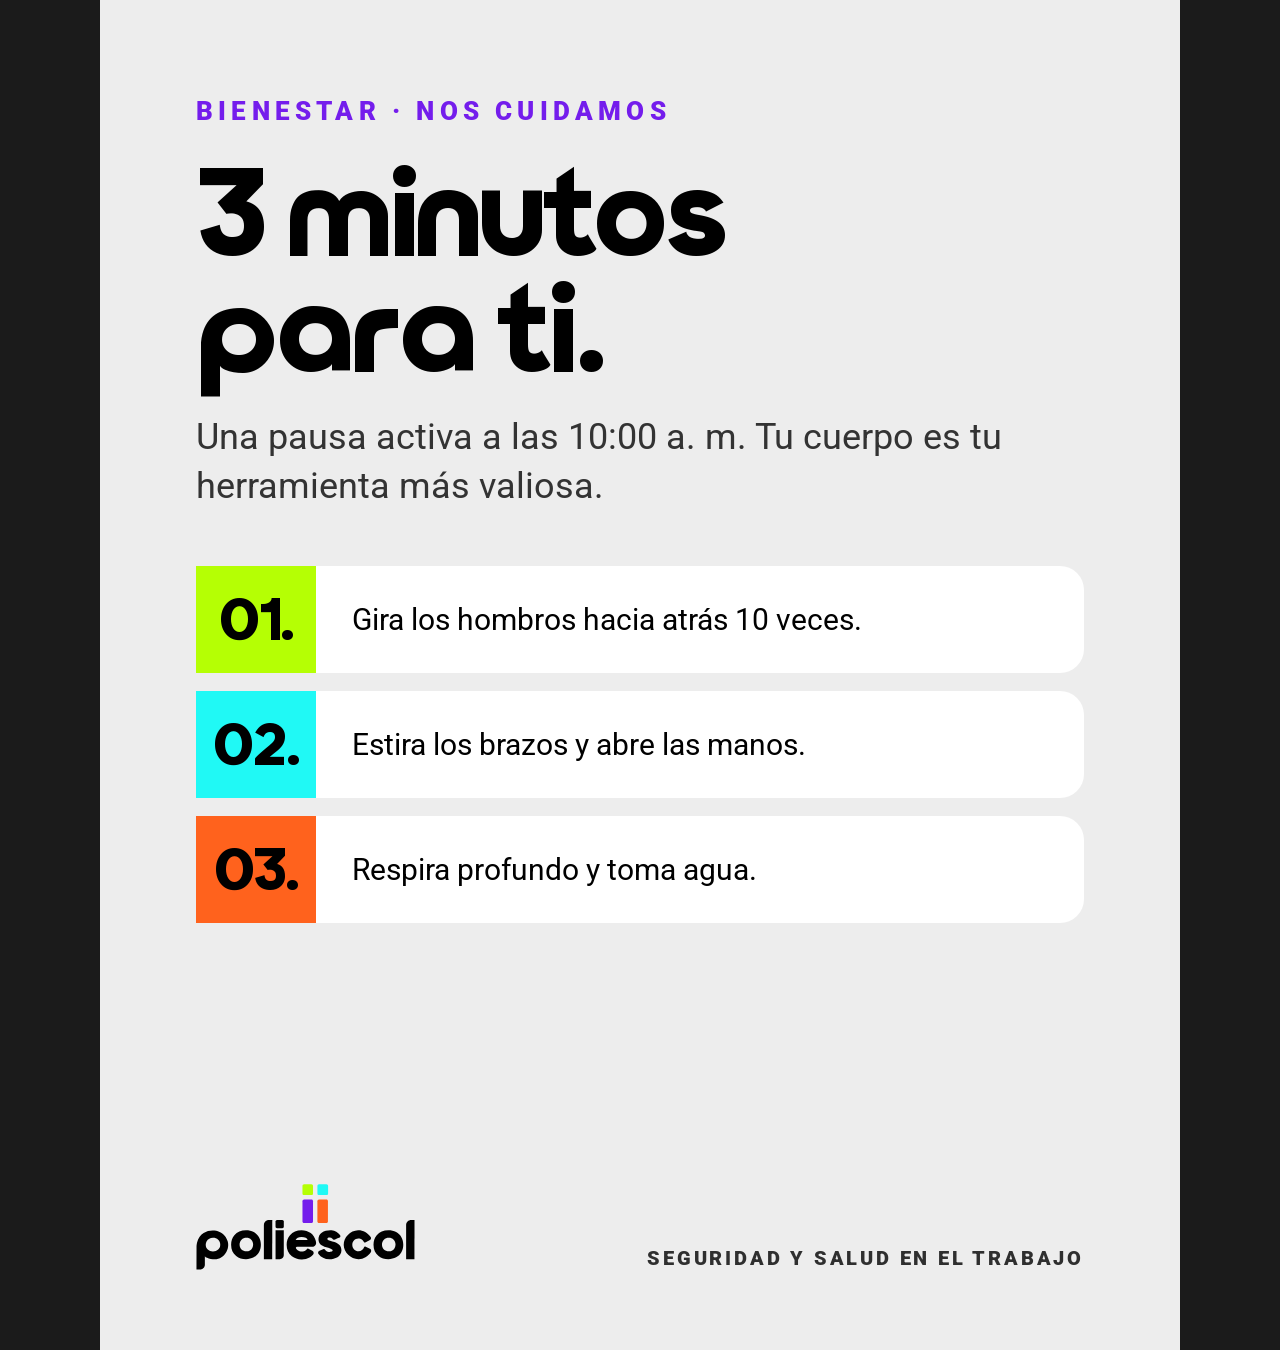
<file: plantillas/bienestar.html>
<!DOCTYPE html>
<html lang="es"><head><meta charset="utf-8"><title>Plantilla · Bienestar y cuidado · poliescol</title>
<meta name="description" content="Plantilla 1080x1350 para pausas activas, salud, seguridad y bienestar. Fondo gris claro, pasos numerados con los cuatro colores.">
<link rel="stylesheet" href="plantilla.css"></head>
<body>
<!-- USO: pausas activas, seguridad, salud, tips. Fondo claro. Pasos numerados 01. 02. 03. (máx. 4 pasos, uno por color). -->
<main class="lienzo f-claro">
  <p class="kicker" style="color:var(--p-violeta)" data-editar="tipo" data-opciones="BIENESTAR · NOS CUIDAMOS|SEGURIDAD · NOS CUIDAMOS|SALUD · NOS CUIDAMOS">Bienestar · Nos cuidamos</p>
  <h1 class="titular" style="margin-top:28px" data-editar="titular">3 minutos<br>para ti.</h1>
  <p class="bajada" style="margin-top:28px;color:#333" data-editar="bajada">Una pausa activa a las 10:00 a. m. Tu cuerpo es tu herramienta más valiosa.</p>
  <ol style="list-style:none;margin-top:56px;display:grid;gap:18px">
    <li style="display:grid;grid-template-columns:120px 1fr;align-items:center;background:#fff;border-radius:0 var(--p-radio) var(--p-radio) 0;overflow:hidden">
      <span class="titular m" style="background:var(--p-verde);height:100%;display:grid;place-items:center;font-size:56px;padding:26px 0">01.</span>
      <span class="texto" style="padding:0 36px" data-editar="paso1">Gira los hombros hacia atrás 10 veces.</span></li>
    <li style="display:grid;grid-template-columns:120px 1fr;align-items:center;background:#fff;border-radius:0 var(--p-radio) var(--p-radio) 0;overflow:hidden">
      <span class="titular m" style="background:var(--p-aqua);height:100%;display:grid;place-items:center;font-size:56px;padding:26px 0">02.</span>
      <span class="texto" style="padding:0 36px" data-editar="paso2">Estira los brazos y abre las manos.</span></li>
    <li style="display:grid;grid-template-columns:120px 1fr;align-items:center;background:#fff;border-radius:0 var(--p-radio) var(--p-radio) 0;overflow:hidden">
      <span class="titular m" style="background:var(--p-naranja);height:100%;display:grid;place-items:center;font-size:56px;padding:26px 0">03.</span>
      <span class="texto" style="padding:0 36px" data-editar="paso3">Respira profundo y toma agua.</span></li>
  </ol>
  <footer class="firma"><img src="../descargas/poliescol-logo-principal-negro.svg" alt="poliescol"><span data-editar="area" data-opciones="Seguridad y Salud en el Trabajo|Gestión Humana">Seguridad y Salud en el Trabajo</span></footer>
</main>
</body></html>
</file>
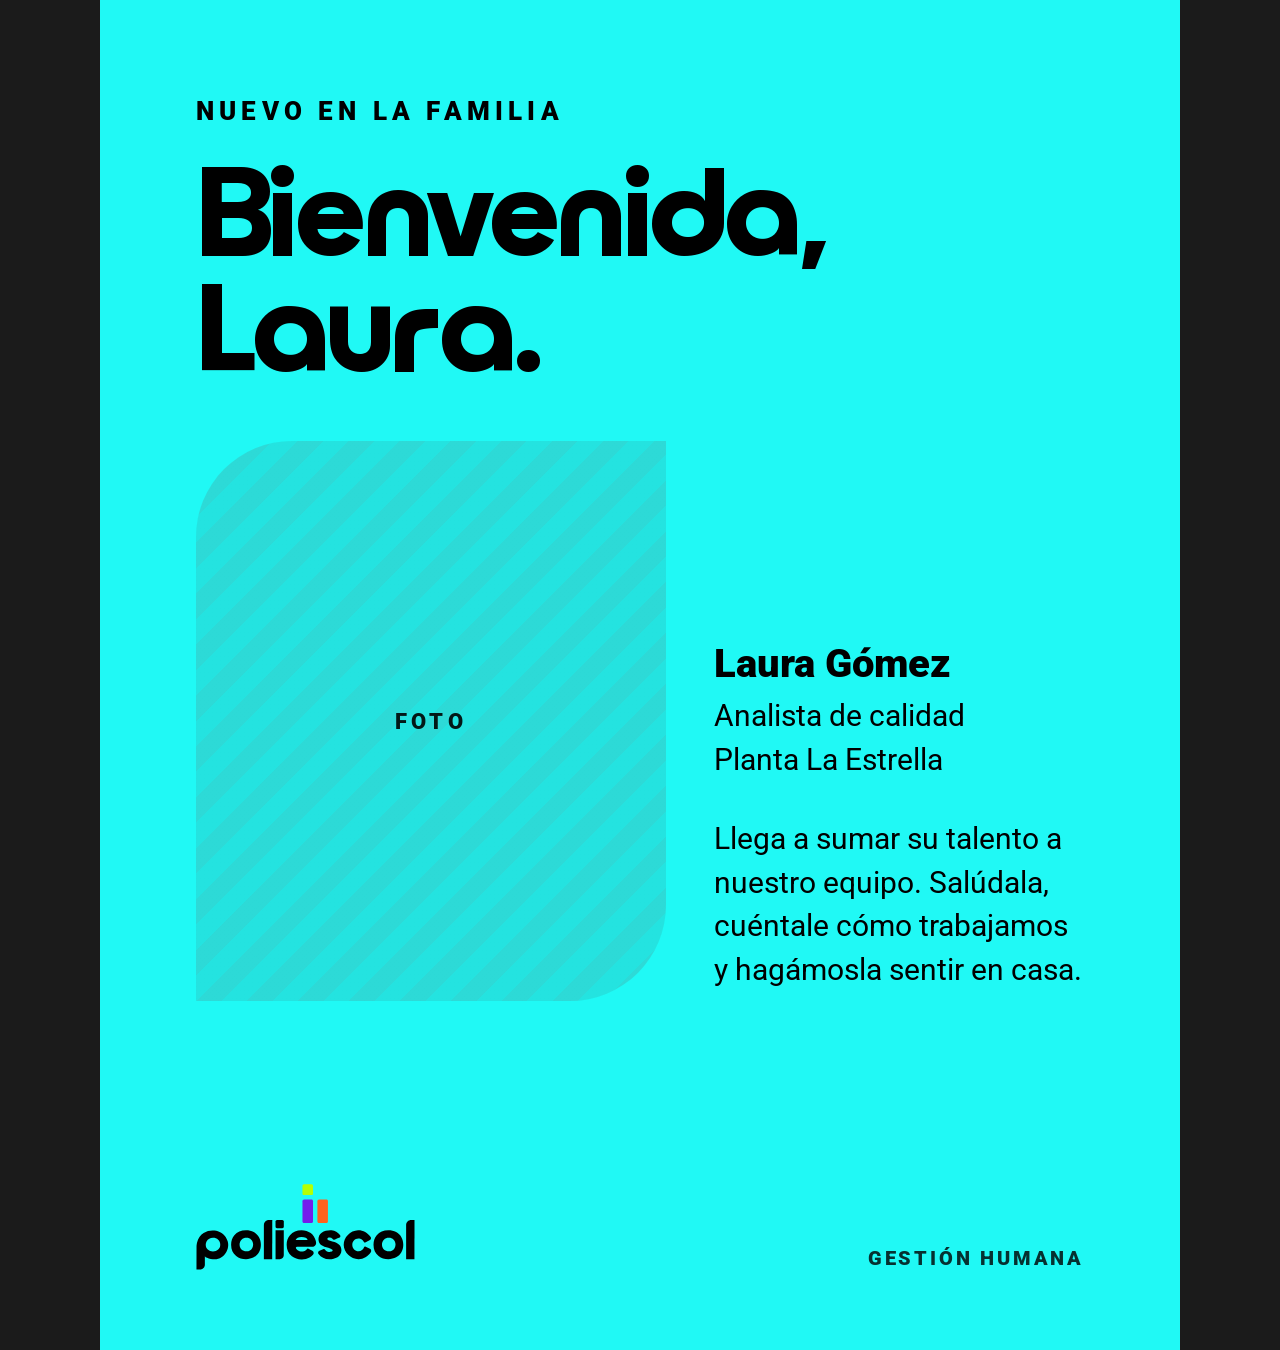
<file: plantillas/bienvenida.html>
<!DOCTYPE html>
<html lang="es"><head><meta charset="utf-8"><title>Plantilla · Bienvenida · poliescol</title>
<meta name="description" content="Plantilla 1080x1350 para dar la bienvenida a una persona nueva. Fondo aqua, texto negro, foto con esquinas de marca.">
<link rel="stylesheet" href="plantilla.css"></head>
<body>
<!-- USO: ingreso de una persona nueva. Color: aqua (confianza, comunicación clara). Foto de la persona obligatoria. -->
<main class="lienzo f-aqua">
  <p class="kicker" data-fijo="tipo">Nuevo en la familia</p>
  <h1 class="titular" style="margin-top:28px" data-editar="titular">Bienvenida,<br>Laura.</h1>
  <div style="display:flex;gap:48px;margin-top:56px;align-items:flex-end">
    <div class="foto" style="width:470px;height:560px;background-color:rgba(0,0,0,.06)" data-editar="foto">FOTO</div>
    <div style="flex:1;padding-bottom:10px">
      <p class="destacado" style="font-size:40px;line-height:1.1" data-editar="nombre">Laura Gómez</p>
      <p class="texto" style="margin-top:8px" data-editar="cargo">Analista de calidad<br>Planta La Estrella</p>
      <p class="texto" style="margin-top:36px" data-editar="mensaje">Llega a sumar su talento a nuestro equipo. Salúdala, cuéntale cómo trabajamos y hagámosla sentir en casa.</p>
    </div>
  </div>
  <footer class="firma"><img src="../descargas/poliescol-logo-principal-negro.svg" alt="poliescol"><span data-editar="area" data-opciones="Gestión Humana">Gestión Humana</span></footer>
</main>
</body></html>
</file>
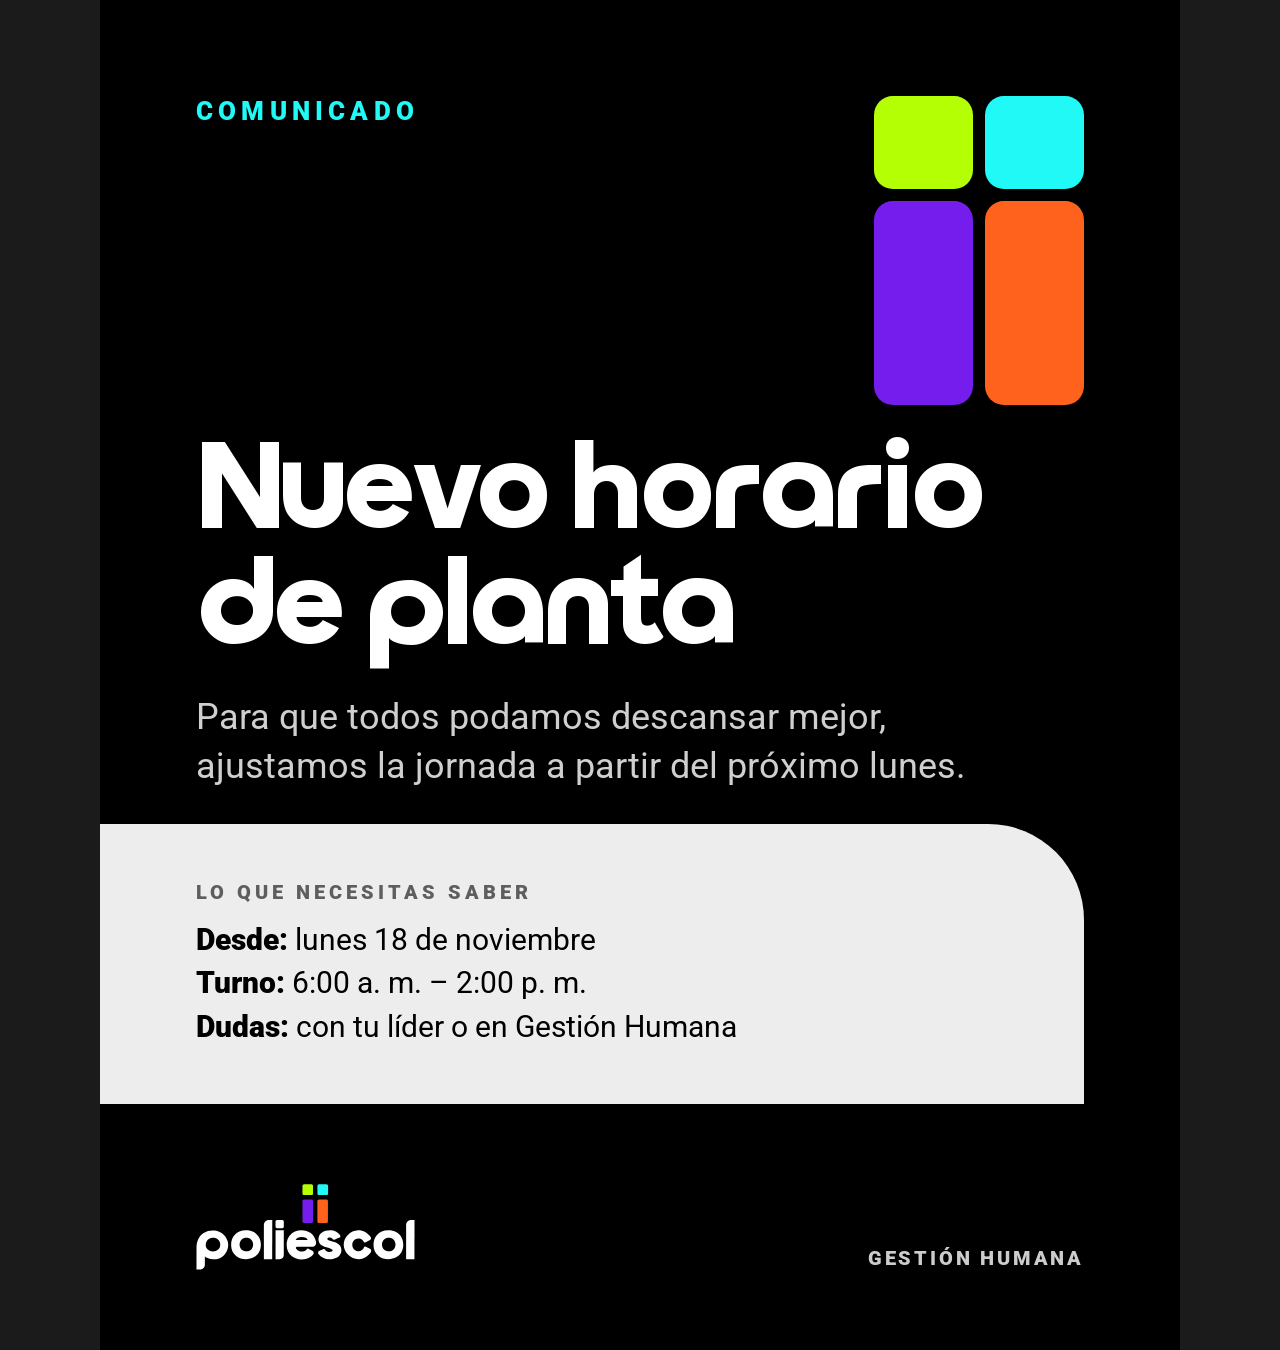
<file: plantillas/comunicado.html>
<!DOCTYPE html>
<html lang="es"><head><meta charset="utf-8"><title>Plantilla · Comunicado interno · poliescol</title>
<meta name="description" content="Plantilla 1080x1350 para comunicados informativos de Gestión Humana. Fondo negro, un solo color de acento (aqua).">
<link rel="stylesheet" href="plantilla.css"></head>
<body>
<!-- USO: avisos, cambios de horario, procesos, recordatorios. Acento: aqua. Máx. 1 mensaje por pieza. -->
<main class="lienzo f-negro">
  <div class="ventana" style="--s:210px;right:96px;top:96px" aria-hidden="true"><i></i><i></i><i></i><i></i></div>
  <p class="kicker" style="color:var(--p-aqua)" data-editar="tipo" data-opciones="COMUNICADO|AVISO|RECORDATORIO">Comunicado</p>
  <h1 class="titular" style="margin-top:300px" data-editar="titular">Nuevo horario<br>de planta</h1>
  <p class="bajada" style="margin-top:36px;color:#cfcfcf" data-editar="bajada">Para que todos podamos descansar mejor, ajustamos la jornada a partir del próximo lunes.</p>
  <div class="panel claro" style="margin-top:auto;margin-bottom:150px;margin-left:-96px;padding-left:96px;width:calc(100% + 96px)">
    <p class="kicker" style="font-size:20px;opacity:.6">Lo que necesitas saber</p>
    <p class="texto" style="margin-top:14px" data-editar="datos"><b class="destacado">Desde:</b> lunes 18 de noviembre<br><b class="destacado">Turno:</b> 6:00 a. m. – 2:00 p. m.<br><b class="destacado">Dudas:</b> con tu líder o en Gestión Humana</p>
  </div>
  <footer class="firma"><img src="../descargas/poliescol-logo-principal-blanco.svg" alt="poliescol"><span data-editar="area" data-opciones="Gestión Humana|Seguridad y Salud en el Trabajo">Gestión Humana</span></footer>
</main>
</body></html>
</file>
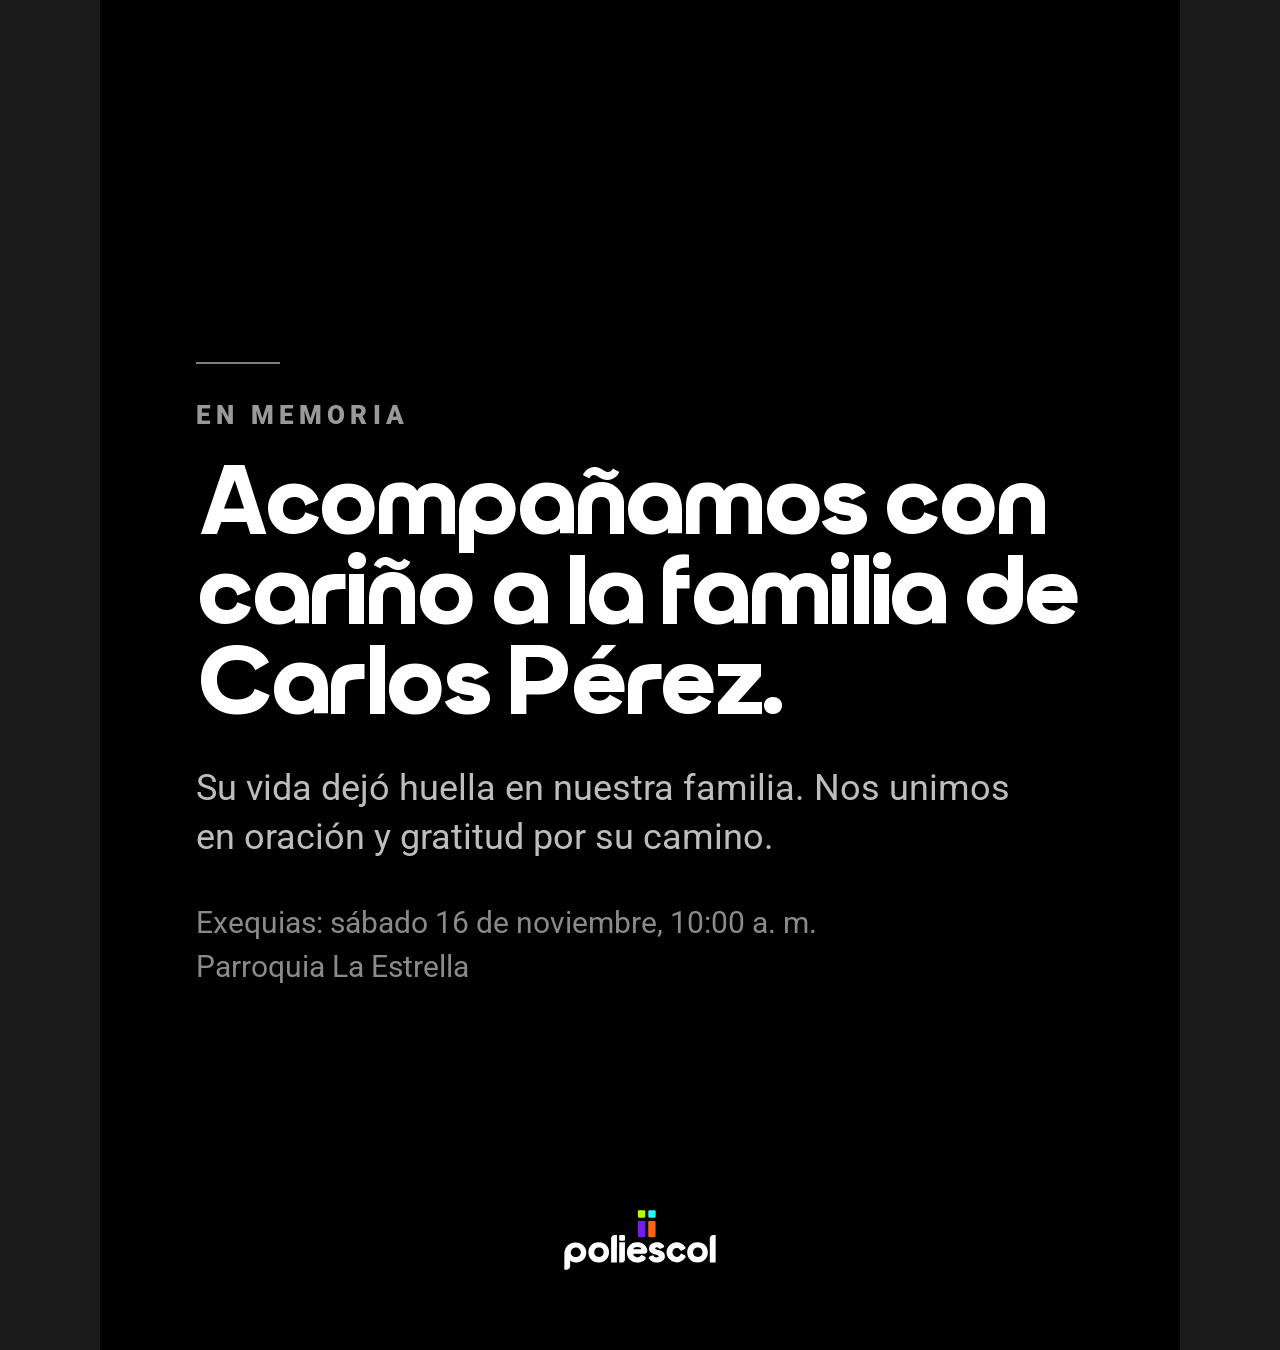
<file: plantillas/condolencia.html>
<!DOCTYPE html>
<html lang="es"><head><meta charset="utf-8"><title>Plantilla · Condolencias · poliescol</title>
<meta name="description" content="Plantilla 1080x1350 para mensajes de duelo. Solo negro y blanco, sin bloques de color, sin acentos.">
<link rel="stylesheet" href="plantilla.css"></head>
<body>
<!-- USO: fallecimientos y momentos de duelo. SOLO negro y blanco. Sin ventana, sin colores complementarios,
     sin exclamaciones ni emojis. El logo va pequeño. Confirmar siempre el texto con la familia y con Gestión Humana. -->
<main class="lienzo f-negro" style="justify-content:center">
  <div style="width:84px;height:2px;background:#fff;opacity:.5"></div>
  <p class="kicker" style="margin-top:36px;opacity:.6" data-fijo="tipo">En memoria</p>
  <h1 class="titular m" style="margin-top:24px;font-weight:500" data-editar="titular">Acompañamos con cariño a la familia de Carlos Pérez.</h1>
  <p class="bajada" style="margin-top:40px;color:#bdbdbd" data-editar="mensaje">Su vida dejó huella en nuestra familia. Nos unimos en oración y gratitud por su camino.</p>
  <p class="texto" style="margin-top:40px;color:#8a8a8a" data-editar="datos">Exequias: sábado 16 de noviembre, 10:00 a. m.<br>Parroquia La Estrella</p>
  <footer class="firma" style="justify-content:center"><img src="../descargas/poliescol-logo-principal-blanco.svg" alt="poliescol" style="height:60px"></footer>
</main>
</body></html>
</file>
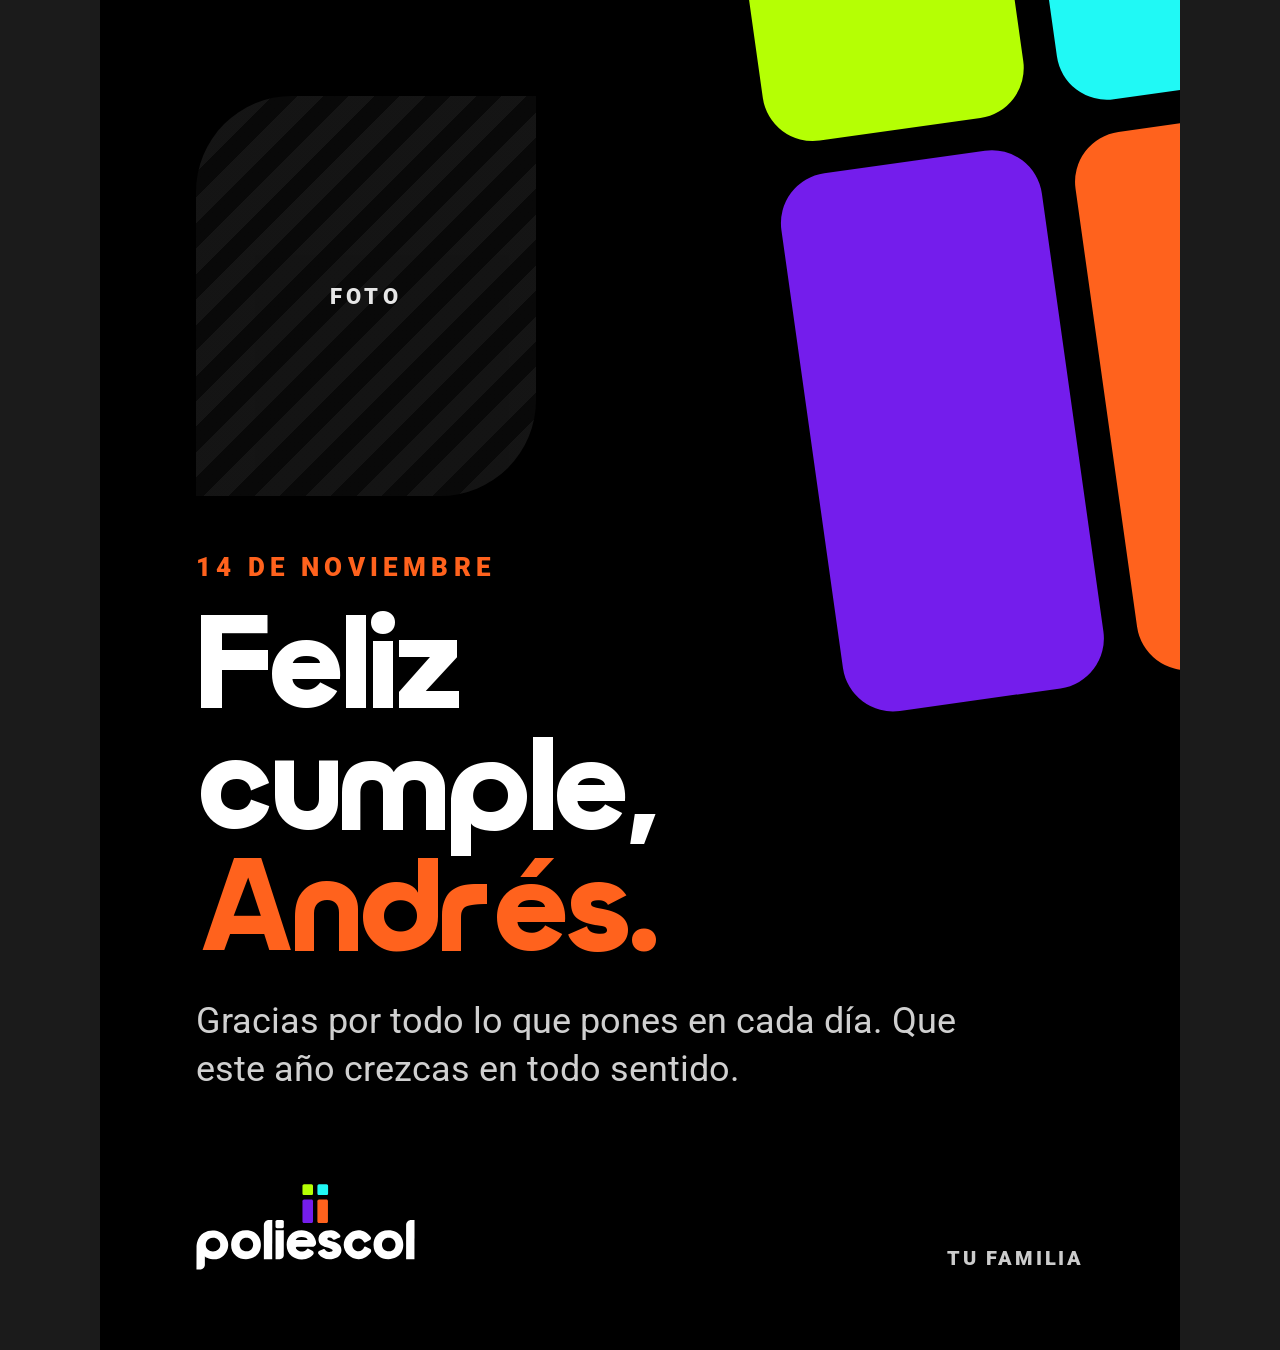
<file: plantillas/cumpleanos.html>
<!DOCTYPE html>
<html lang="es"><head><meta charset="utf-8"><title>Plantilla · Cumpleaños · poliescol</title>
<meta name="description" content="Plantilla 1080x1350 para cumpleaños. Fondo negro, acento naranja, la ventana de luz en gran escala como celebración.">
<link rel="stylesheet" href="plantilla.css"></head>
<body>
<!-- USO: cumpleaños del mes o individual. Acento: naranja (entusiasmo). La ventana crece y se corta en el borde. -->
<main class="lienzo f-negro">
  <div class="ventana" style="--s:560px;right:-170px;top:-140px;transform:rotate(-8deg)" aria-hidden="true"><i></i><i></i><i></i><i></i></div>
  <div class="foto" style="width:340px;height:400px;color:#fff" data-editar="foto">FOTO</div>
  <p class="kicker" style="color:var(--p-naranja);margin-top:56px" data-editar="fecha">14 de noviembre</p>
  <h1 class="titular" style="margin-top:18px;font-size:124px" data-editar="titular">Feliz<br>cumple,<br><span style="color:var(--p-naranja)">Andrés.</span></h1>
  <p class="bajada" style="margin-top:32px;max-width:760px;color:#d0d0d0" data-editar="mensaje">Gracias por todo lo que pones en cada día. Que este año crezcas en todo sentido.</p>
  <footer class="firma"><img src="../descargas/poliescol-logo-principal-blanco.svg" alt="poliescol"><span data-editar="area" data-opciones="Tu familia|Gestión Humana">Tu familia</span></footer>
</main>
</body></html>
</file>
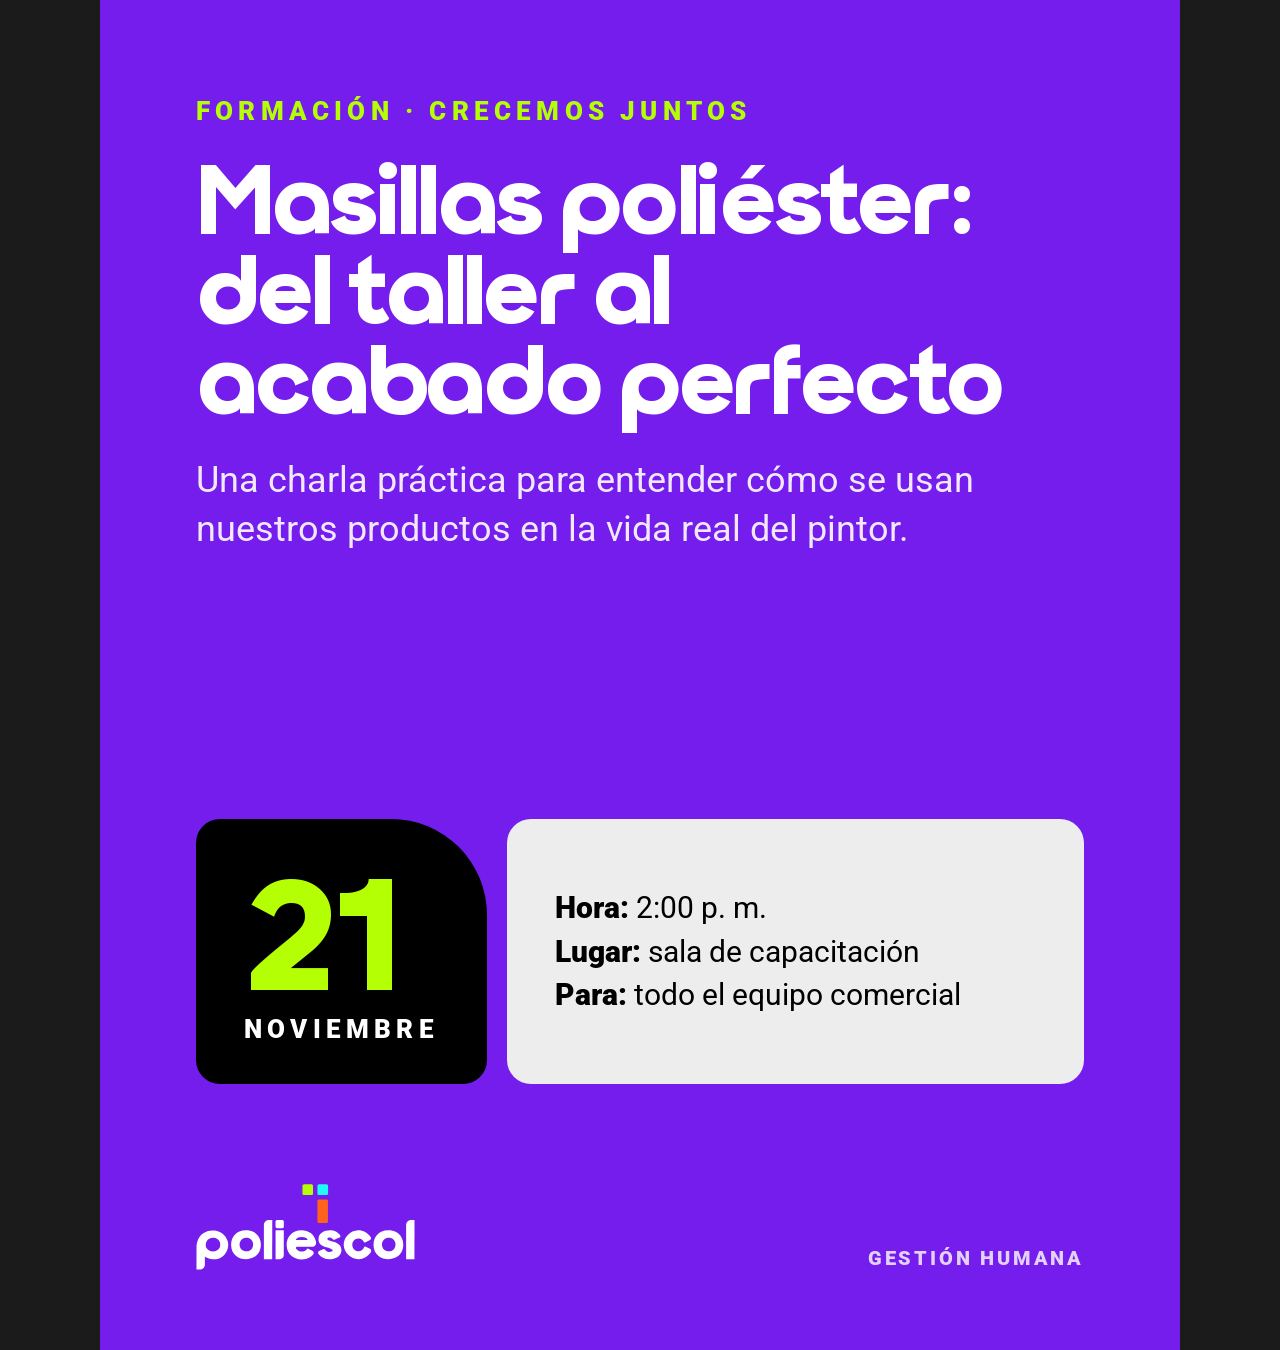
<file: plantillas/formacion.html>
<!DOCTYPE html>
<html lang="es"><head><meta charset="utf-8"><title>Plantilla · Formación y eventos · poliescol</title>
<meta name="description" content="Plantilla 1080x1350 para capacitaciones, charlas y eventos internos. Fondo violeta, texto blanco, fecha en gran formato.">
<link rel="stylesheet" href="plantilla.css"></head>
<body>
<!-- USO: capacitaciones, charlas, jornadas, eventos. Color: violeta (sabiduría). La fecha es protagonista. -->
<main class="lienzo f-violeta">
  <p class="kicker" style="color:var(--p-verde)" data-editar="tipo" data-opciones="FORMACIÓN · CRECEMOS JUNTOS|EVENTO · CRECEMOS JUNTOS|CHARLA · CRECEMOS JUNTOS">Formación · Crecemos juntos</p>
  <h1 class="titular m" style="margin-top:28px" data-editar="titular">Masillas poliéster:<br>del taller al<br>acabado perfecto</h1>
  <p class="bajada" style="margin-top:32px;opacity:.9" data-editar="bajada">Una charla práctica para entender cómo se usan nuestros productos en la vida real del pintor.</p>
  <div style="margin-top:auto;margin-bottom:170px;display:flex;gap:20px">
    <div class="panel negro" style="border-radius:var(--p-radio) var(--p-radio-mayor) var(--p-radio) var(--p-radio);padding:40px 48px">
      <p class="titular" style="font-size:150px;color:var(--p-verde)" data-editar="dia">21</p>
      <p class="kicker" style="margin-top:8px" data-editar="mes">noviembre</p>
    </div>
    <div class="panel claro" style="flex:1;border-radius:var(--p-radio);padding:40px 48px;display:flex;flex-direction:column;justify-content:center">
      <p class="texto" data-editar="datos"><b class="destacado">Hora:</b> 2:00 p. m.<br><b class="destacado">Lugar:</b> sala de capacitación<br><b class="destacado">Para:</b> todo el equipo comercial</p>
    </div>
  </div>
  <footer class="firma"><img src="../descargas/poliescol-logo-principal-blanco.svg" alt="poliescol"><span data-editar="area" data-opciones="Gestión Humana">Gestión Humana</span></footer>
</main>
</body></html>
</file>
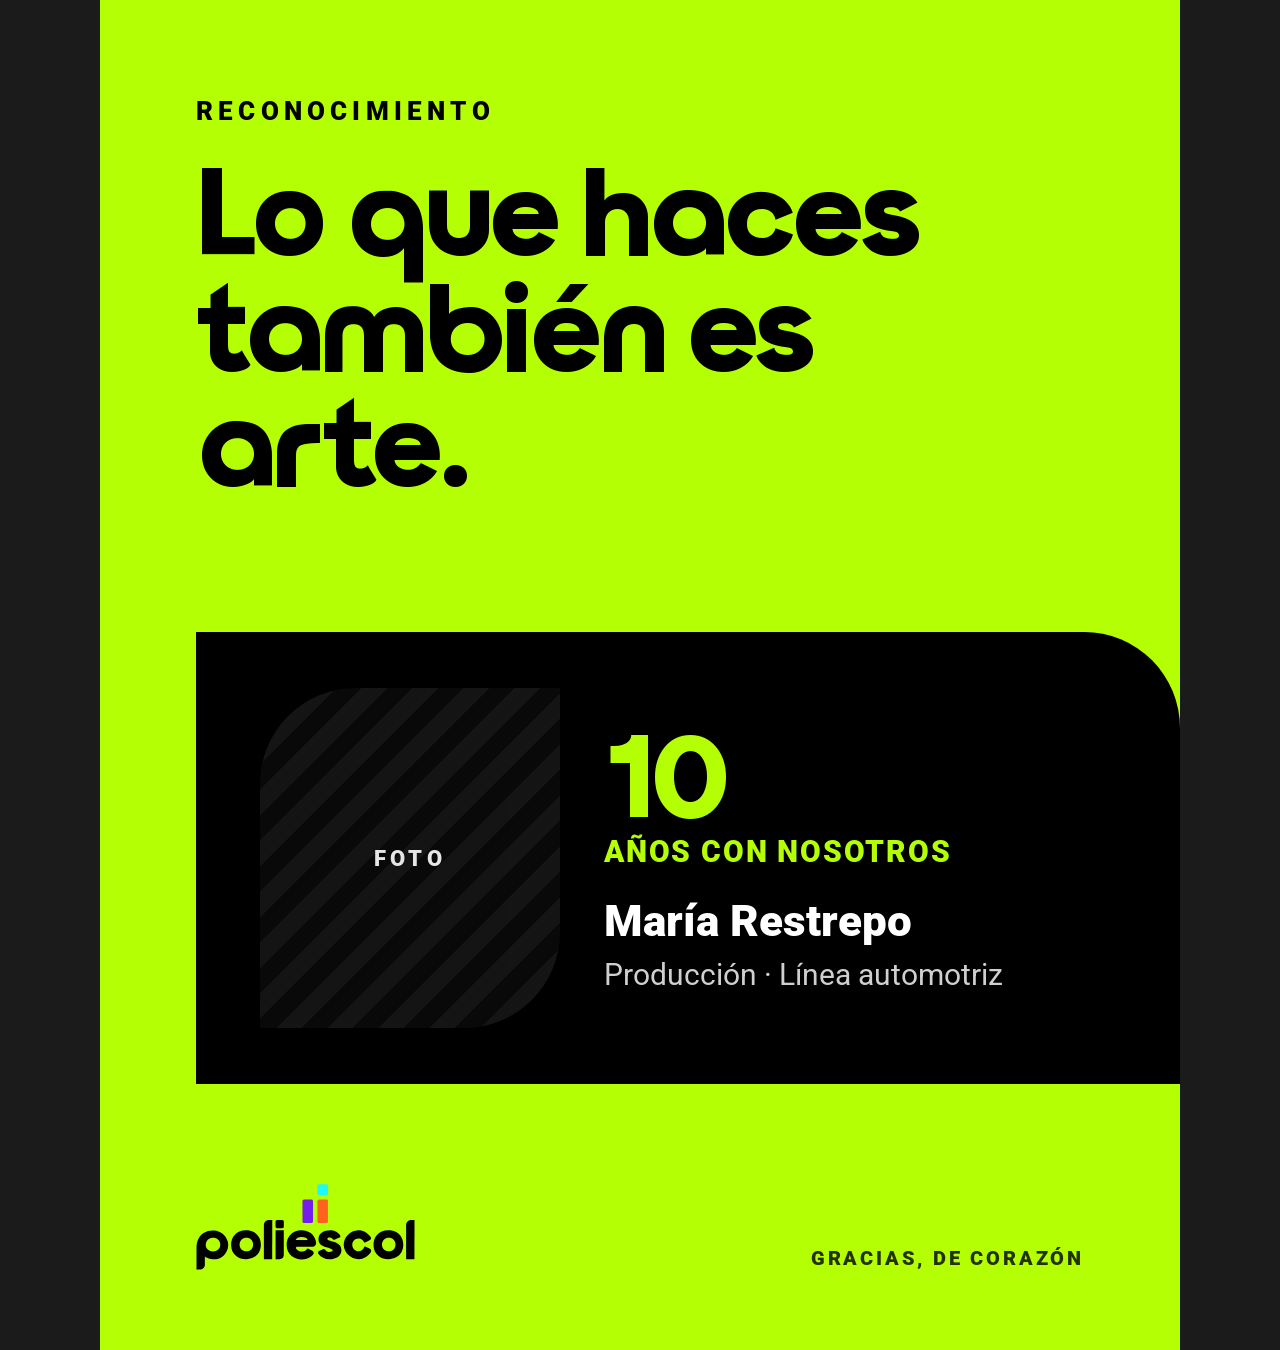
<file: plantillas/reconocimiento.html>
<!DOCTYPE html>
<html lang="es"><head><meta charset="utf-8"><title>Plantilla · Reconocimiento · poliescol</title>
<meta name="description" content="Plantilla 1080x1350 para reconocer logros, aniversarios y buenas prácticas. Fondo verde limón, texto negro.">
<link rel="stylesheet" href="plantilla.css"></head>
<body>
<!-- USO: logros, años de servicio, buenas prácticas. Color: verde (autenticidad, creatividad). Idea rectora: "tu trabajo es arte". -->
<main class="lienzo f-verde">
  <p class="kicker" data-editar="tipo" data-opciones="RECONOCIMIENTO|ANIVERSARIO|BUENA PRÁCTICA">Reconocimiento</p>
  <h1 class="titular" style="margin-top:28px" data-editar="titular">Lo que haces<br>también es arte.</h1>
  <div class="panel negro" style="margin-top:auto;margin-bottom:170px;margin-right:-96px;display:grid;grid-template-columns:300px 1fr;gap:44px;align-items:center">
    <div class="foto" style="height:340px;color:#fff" data-editar="foto">FOTO</div>
    <div>
      <p class="numeral" style="color:var(--p-verde);font-size:110px" data-editar="cifra">10</p>
      <p class="destacado" style="font-size:30px;color:var(--p-verde);letter-spacing:.06em;text-transform:uppercase;margin-top:4px" data-editar="cifra_texto">años con nosotros</p>
      <p class="destacado" style="font-size:44px;margin-top:26px" data-editar="nombre">María Restrepo</p>
      <p class="texto" style="margin-top:6px;color:#cfcfcf" data-editar="detalle">Producción · Línea automotriz</p>
    </div>
  </div>
  <footer class="firma"><img src="../descargas/poliescol-logo-principal-negro.svg" alt="poliescol"><span data-editar="area" data-opciones="Gracias, de corazón|Gestión Humana">Gracias, de corazón</span></footer>
</main>
</body></html>
</file>
<file: css/tokens.css>
/* =========================================================
   poliescol · Tokens de marca
   Fuente de verdad: Manual de Marca poliescol 2024.
   Importa este archivo en cualquier pieza HTML para heredar
   colores, tipografías y radios oficiales.
   ========================================================= */

/* Titulares: Claris Sans, la fuente oficial del manual (licencia SIL OFL).
   Se sirve el archivo .ttf original sin modificar. Outfit queda solo como respaldo. */
@font-face{font-family:"Claris Sans";font-weight:100 900;font-style:normal;font-display:swap;
  src:url("../assets/fonts/ClarisSans.ttf") format("truetype")}
@font-face{font-family:"Outfit";font-weight:400;font-display:swap;src:url("../assets/fonts/outfit-latin-400-normal.woff2") format("woff2")}
@font-face{font-family:"Outfit";font-weight:500;font-display:swap;src:url("../assets/fonts/outfit-latin-500-normal.woff2") format("woff2")}
@font-face{font-family:"Outfit";font-weight:600;font-display:swap;src:url("../assets/fonts/outfit-latin-600-normal.woff2") format("woff2")}
@font-face{font-family:"Outfit";font-weight:700;font-display:swap;src:url("../assets/fonts/outfit-latin-700-normal.woff2") format("woff2")}
@font-face{font-family:"Roboto";font-weight:400;font-display:swap;src:url("../assets/fonts/roboto-latin-400-normal.woff2") format("woff2")}
@font-face{font-family:"Roboto";font-weight:500;font-display:swap;src:url("../assets/fonts/roboto-latin-500-normal.woff2") format("woff2")}
@font-face{font-family:"Roboto";font-weight:700;font-display:swap;src:url("../assets/fonts/roboto-latin-700-normal.woff2") format("woff2")}
@font-face{font-family:"Roboto";font-weight:900;font-display:swap;src:url("../assets/fonts/roboto-latin-900-normal.woff2") format("woff2")}

:root{
  font-synthesis-weight:none;
  /* Color primario */
  --p-negro:#000000;     /* CMYK 0/0/0/100 · RGB 0/0/0 · Pantone Process Black C */
  /* Complementarios */
  --p-verde:#B5FF04;     /* CMYK 38/0/100/0 · RGB 181/255/4 · Pantone 389C  · autenticidad, creatividad */
  --p-aqua:#20F9F5;      /* CMYK 58/0/18/0  · RGB 32/249/245 · Pantone 319C · armonía, confianza, lo celestial */
  --p-violeta:#741DEC;   /* CMYK 80/80/0/0  · RGB 116/29/236 · Pantone 814C · sabiduría, espiritualidad */
  --p-naranja:#FF621D;   /* CMYK 0/72/87/0  · RGB 255/98/29  · Pantone 1585C · entusiasmo, pasión */
  /* Neutros de apoyo (usados en el manual) */
  --p-blanco:#FFFFFF;
  --p-gris-claro:#EDEDED;  /* fondos claros */
  --p-gris:#5F5F5F;        /* numerales "01." y textos secundarios sobre negro */

  /* Tipografía */
  --p-font-titular:"Claris Sans","Outfit",system-ui,sans-serif;
  --p-font-copy:"Roboto",system-ui,sans-serif;   /* Roboto Black (900) para copys/destacados */
  --p-font-body:"Roboto",system-ui,sans-serif;   /* Roboto Regular (400) para textos */

  /* Forma */
  --p-radio:24px;          /* radio base de los bloques */
  --p-radio-mayor:96px;    /* esquina grande de contenedores (una sola esquina) */
}
</file>
<file: plantillas/plantilla.css>
/* =========================================================
   poliescol · Sistema de plantillas (Gestión Humana)
   Lienzo base 1080 × 1350 px (4:5) para pantallas, redes internas y WhatsApp.
   Todo texto editable lleva el atributo data-editar="campo".
   ========================================================= */
@import url("../css/tokens.css");

*{box-sizing:border-box;margin:0;padding:0}
html,body{background:#1b1b1b}
body{display:grid;place-items:center;min-height:100vh;font-family:var(--p-font-body)}

.lienzo{position:relative;width:1080px;height:1350px;overflow:hidden;padding:96px;display:flex;flex-direction:column;
  font-family:var(--p-font-body);color:#fff;background:var(--p-negro)}
.lienzo.f-negro{background:var(--p-negro);color:#fff}
.lienzo.f-claro{background:var(--p-gris-claro);color:#000}
.lienzo.f-verde{background:var(--p-verde);color:#000}
.lienzo.f-aqua{background:var(--p-aqua);color:#000}
.lienzo.f-violeta{background:var(--p-violeta);color:#fff}
.lienzo.f-naranja{background:var(--p-naranja);color:#000}

/* ---- Tipografía ---- */
.kicker{font-family:var(--p-font-copy);font-weight:900;font-size:26px;letter-spacing:.2em;text-transform:uppercase}
.numeral{font-family:var(--p-font-titular);font-weight:600;font-size:64px;color:var(--p-gris);line-height:1}
.titular{font-family:var(--p-font-titular);font-weight:600;line-height:.98;letter-spacing:-.015em;font-size:118px}
.titular.xl{font-size:150px}
.titular.m{font-size:92px}
.bajada{font-size:36px;line-height:1.35;max-width:820px}
.destacado{font-family:var(--p-font-copy);font-weight:900}
.texto{font-size:30px;line-height:1.45}

/* ---- Ventana de luz (el ícono como recurso gráfico) ---- */
.ventana{position:absolute;display:grid;grid-template-columns:1fr 1fr;grid-template-rows:1fr 2.2fr;gap:calc(var(--s,300px)*.06)}
.ventana{width:var(--s,300px);height:calc(var(--s,300px)*1.47)}
.ventana i{border-radius:calc(var(--s,300px)*.09)}
.ventana i:nth-child(1){background:var(--p-verde)}
.ventana i:nth-child(2){background:var(--p-aqua)}
.ventana i:nth-child(3){background:var(--p-violeta)}
.ventana i:nth-child(4){background:var(--p-naranja)}
/* Sobre fondos de color, el bloque del mismo color se convierte en negro para no desaparecer */
.f-verde .ventana i:nth-child(1),.f-aqua .ventana i:nth-child(2),
.f-violeta .ventana i:nth-child(3),.f-naranja .ventana i:nth-child(4){background:#000}

/* ---- Contenedores ---- */
.panel{border-radius:0 var(--p-radio-mayor) 0 0;padding:56px 64px}
.panel.claro{background:var(--p-gris-claro);color:#000}
.panel.negro{background:#000;color:#fff}
.panel.blanco{background:#fff;color:#000}
.foto{background:repeating-linear-gradient(135deg,rgba(127,127,127,.18) 0 18px,rgba(127,127,127,.08) 18px 36px);
  display:grid;place-items:center;font-family:var(--p-font-copy);font-weight:900;font-size:22px;letter-spacing:.2em;opacity:.9;
  border-radius:var(--p-radio-mayor) 0 var(--p-radio-mayor) 0;background-size:cover;background-position:center}
.chip{display:inline-block;font-family:var(--p-font-copy);font-weight:900;font-size:22px;letter-spacing:.16em;text-transform:uppercase;
  padding:14px 26px;border-radius:999px}

/* ---- Firma ---- */
.firma{position:absolute;left:96px;right:96px;bottom:80px;display:flex;align-items:flex-end;justify-content:space-between;font-size:24px}
.firma img{height:86px;width:auto}
.firma span{font-family:var(--p-font-copy);font-weight:900;letter-spacing:.14em;text-transform:uppercase;font-size:20px;opacity:.8;text-align:right}
</file>
